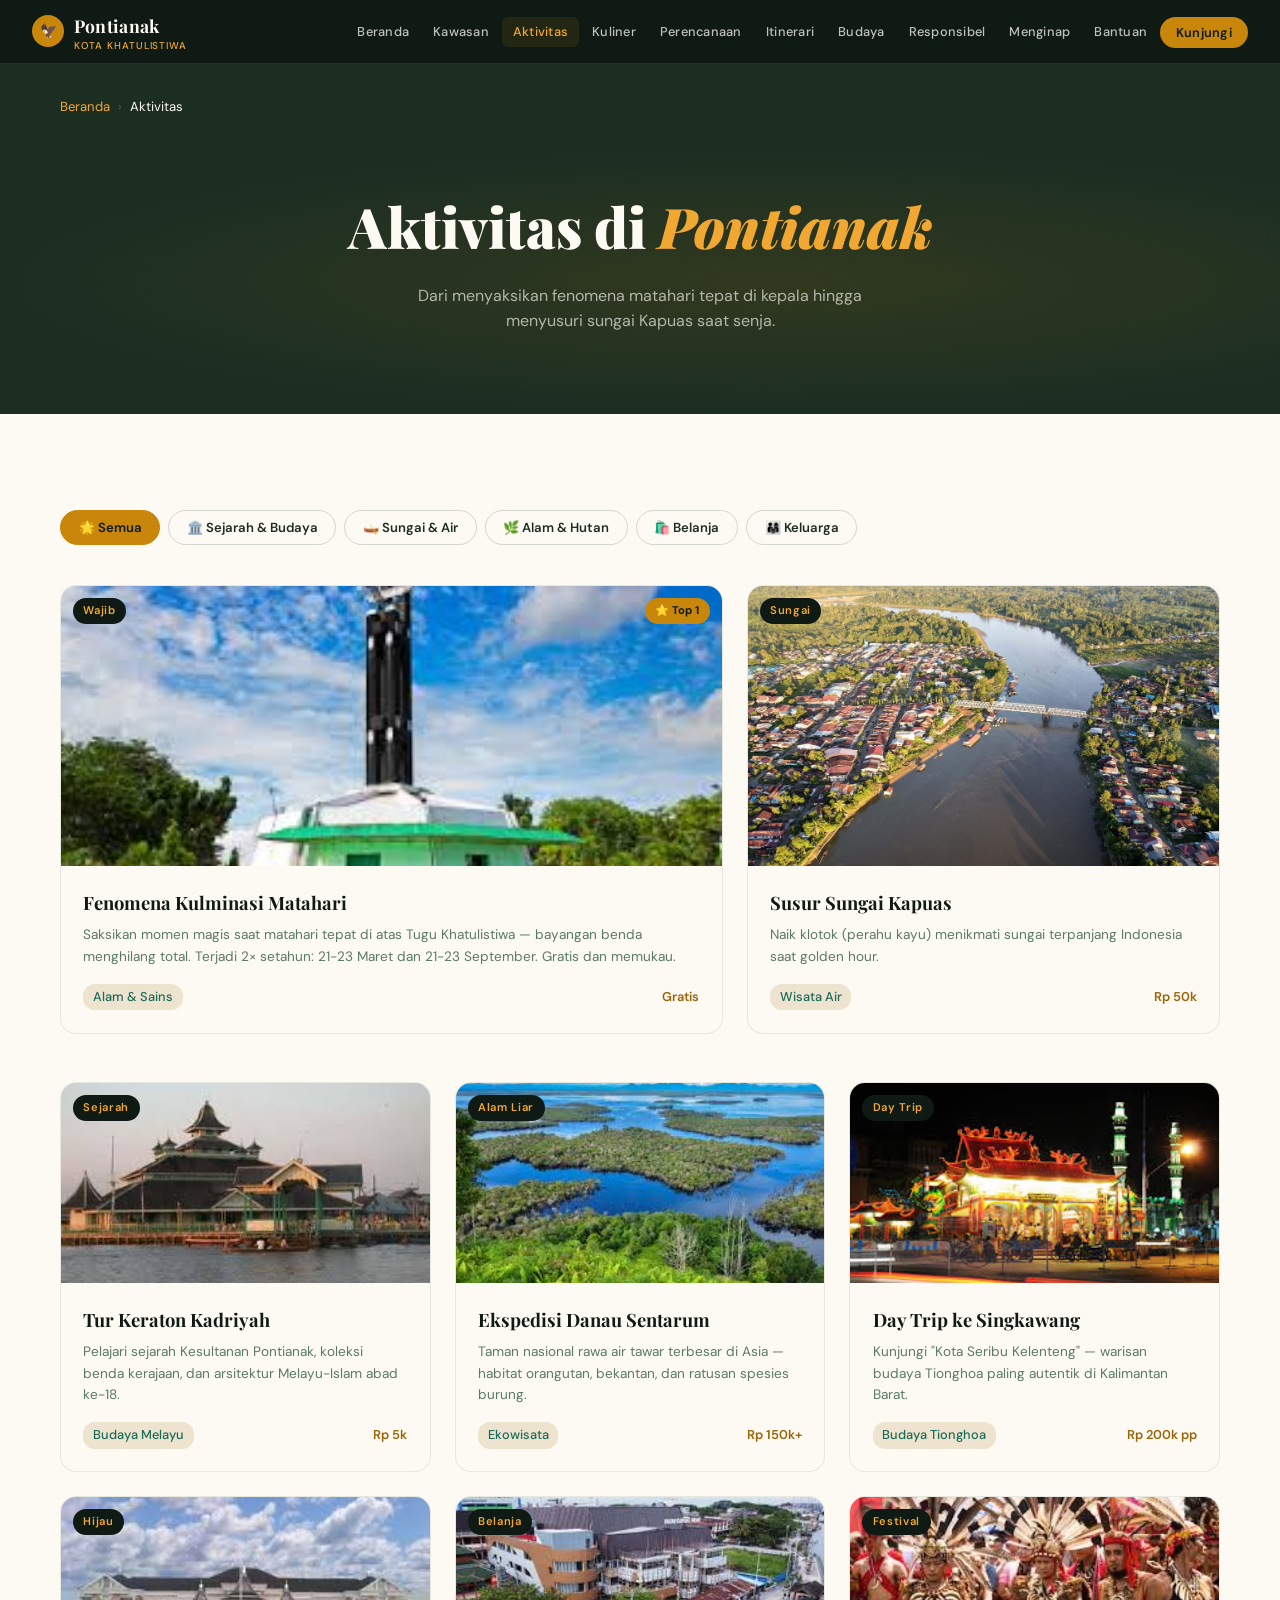
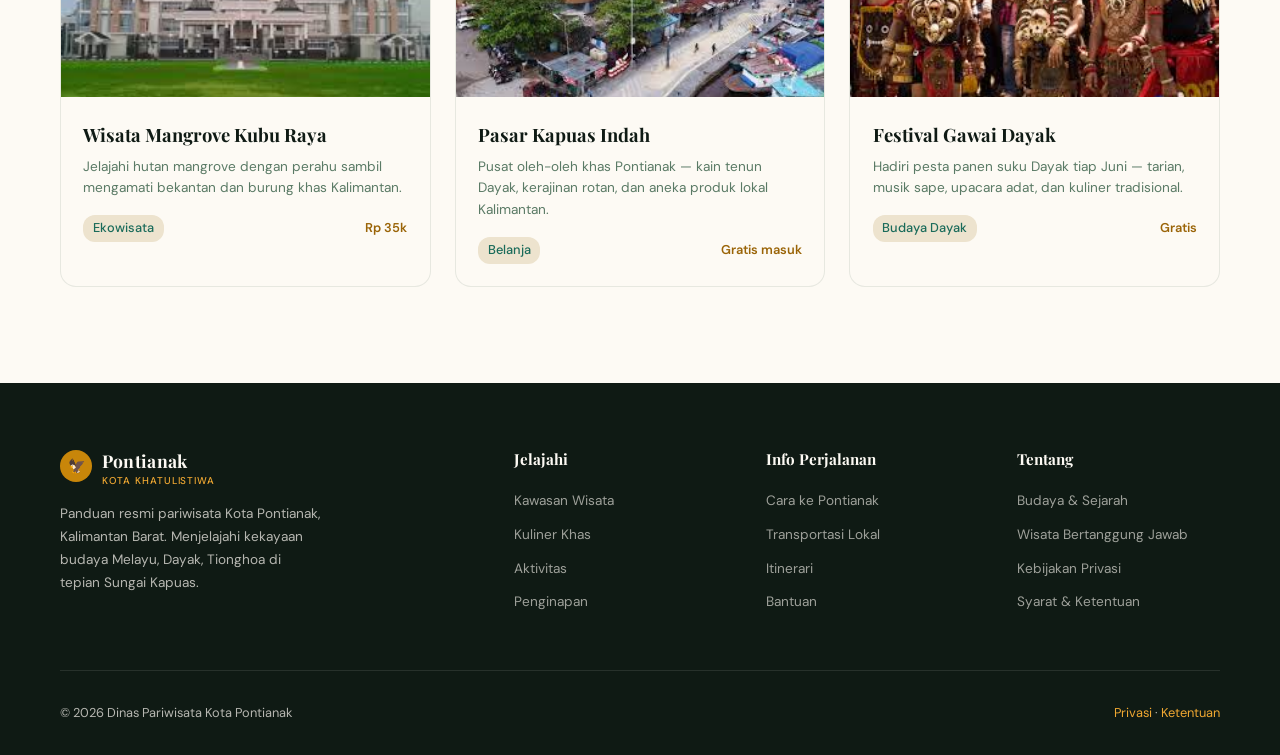
<file: activities.html>
<!DOCTYPE html>
<html lang="id">
<head>
  <meta charset="UTF-8">
  <meta name="viewport" content="width=device-width, initial-scale=1.0">
  <title>Aktivitas di Pontianak</title>
  <link rel="stylesheet" href="css/style.css">
  <style>
    .activities-hero-bg {
      background-image: url('https://upload.wikimedia.org/wikipedia/commons/thumb/b/b1/Kapuas_River_from_Kapuas_Kecil_junction%2C_Pontianak%2C_2019.jpg/1280px-Kapuas_River_from_Kapuas_Kecil_junction%2C_Pontianak%2C_2019.jpg');
      background-size: cover;
      background-position: center;
      height: 340px;
      position: relative;
      display: flex;
      align-items: flex-end;
      overflow: hidden;
    }
    .activities-hero-bg::after {
      content: '';
      position: absolute;
      inset: 0;
      background: linear-gradient(to top, var(--dark2) 0%, transparent 60%);
    }
    .cat-tabs {
      display: flex;
      gap: 0.5rem;
      flex-wrap: wrap;
      margin-bottom: 2.5rem;
    }
    .cat-tab {
      padding: 0.5rem 1.1rem;
      border-radius: 20px;
      border: 1.5px solid rgba(46,74,56,0.2);
      background: transparent;
      font-size: 0.82rem;
      font-weight: 600;
      cursor: pointer;
      transition: all 0.2s;
      font-family: var(--font-body);
      color: var(--text);
      display: flex;
      align-items: center;
      gap: 0.4rem;
    }
    .cat-tab:hover, .cat-tab.active {
      background: var(--primary);
      border-color: var(--primary);
      color: var(--dark);
    }
    .activity-featured {
      display: grid;
      grid-template-columns: 1.4fr 1fr;
      gap: 1.5rem;
      margin-bottom: 1.5rem;
    }
    .activity-featured .card-img { height: 280px; }
    .activity-big .card-img { height: 280px; }
    .activity-badge-must {
      position: absolute;
      top: 12px; right: 12px;
      background: var(--primary);
      color: var(--dark);
      font-size: 0.7rem;
      font-weight: 700;
      padding: 0.25rem 0.65rem;
      border-radius: 20px;
    }
    @media(max-width:700px) {
      .activity-featured { grid-template-columns: 1fr; }
    }
  </style>
</head>
<body>
  <div class="breadcrumb">
    <div class="container">
      <a href="index.html">Beranda</a>
      <span class="sep">›</span>
      <span class="current">Aktivitas</span>
    </div>
  </div>

  <div class="page-hero">
    <div class="container">
      <h1>Aktivitas di <em>Pontianak</em></h1>
      <p>Dari menyaksikan fenomena matahari tepat di kepala hingga menyusuri sungai Kapuas saat senja.</p>
    </div>
  </div>

  <section class="section">
    <div class="container">
      <div class="cat-tabs">
        <button class="cat-tab active">🌟 Semua</button>
        <button class="cat-tab">🏛️ Sejarah & Budaya</button>
        <button class="cat-tab">🛶 Sungai & Air</button>
        <button class="cat-tab">🌿 Alam & Hutan</button>
        <button class="cat-tab">🛍️ Belanja</button>
        <button class="cat-tab">👨‍👩‍👧 Keluarga</button>
      </div>

      <!-- Featured activities -->
      <div class="activity-featured">
        <div class="card activity-big">
          <div class="card-img">
            <img src="assets/images/tugu.jpeg" alt="Tugu Khatulistiwa">
            <span class="card-badge">Wajib</span>
            <span class="activity-badge-must">⭐ Top 1</span>
          </div>
          <div class="card-body">
            <h3>Fenomena Kulminasi Matahari</h3>
            <p>Saksikan momen magis saat matahari tepat di atas Tugu Khatulistiwa — bayangan benda menghilang total. Terjadi 2× setahun: 21-23 Maret dan 21-23 September. Gratis dan memukau.</p>
            <div class="card-meta"><span class="tag">Alam & Sains</span><span class="price">Gratis</span></div>
          </div>
        </div>
        <div class="card">
          <div class="card-img">
            <img src="assets/images/kapuas.jpeg" alt="Sungai Kapuas">
            <span class="card-badge">Sungai</span>
          </div>
          <div class="card-body">
            <h3>Susur Sungai Kapuas</h3>
            <p>Naik klotok (perahu kayu) menikmati sungai terpanjang Indonesia saat golden hour.</p>
            <div class="card-meta"><span class="tag">Wisata Air</span><span class="price">Rp 50k</span></div>
          </div>
        </div>
      </div>

      <div class="cards-grid">
        <div class="card">
          <div class="card-img">
            <img src="assets/images/Keraton Kadriyah & Masjid Jami.jpeg" alt="Keraton">
            <span class="card-badge">Sejarah</span>
          </div>
          <div class="card-body">
            <h3>Tur Keraton Kadriyah</h3>
            <p>Pelajari sejarah Kesultanan Pontianak, koleksi benda kerajaan, dan arsitektur Melayu-Islam abad ke-18.</p>
            <div class="card-meta"><span class="tag">Budaya Melayu</span><span class="price">Rp 5k</span></div>
          </div>
        </div>
        <div class="card">
          <div class="card-img">
            <img src="assets/images/sentarum.jpeg" alt="Danau Sentarum">
            <span class="card-badge">Alam Liar</span>
          </div>
          <div class="card-body">
            <h3>Ekspedisi Danau Sentarum</h3>
            <p>Taman nasional rawa air tawar terbesar di Asia — habitat orangutan, bekantan, dan ratusan spesies burung.</p>
            <div class="card-meta"><span class="tag">Ekowisata</span><span class="price">Rp 150k+</span></div>
          </div>
        </div>
        <div class="card">
          <div class="card-img">
            <img src="assets/images/singkawang.jpeg" alt="Singkawang">
            <span class="card-badge">Day Trip</span>
          </div>
          <div class="card-body">
            <h3>Day Trip ke Singkawang</h3>
            <p>Kunjungi "Kota Seribu Kelenteng" — warisan budaya Tionghoa paling autentik di Kalimantan Barat.</p>
            <div class="card-meta"><span class="tag">Budaya Tionghoa</span><span class="price">Rp 200k pp</span></div>
          </div>
        </div>
        <div class="card">
          <div class="card-img">
            <img src="assets/images/kubu.jpeg" alt="Mangrove">
            <span class="card-badge">Hijau</span>
          </div>
          <div class="card-body">
            <h3>Wisata Mangrove Kubu Raya</h3>
            <p>Jelajahi hutan mangrove dengan perahu sambil mengamati bekantan dan burung khas Kalimantan.</p>
            <div class="card-meta"><span class="tag">Ekowisata</span><span class="price">Rp 35k</span></div>
          </div>
        </div>
        <div class="card">
          <div class="card-img">
            <img src="assets/images/pasar.jpeg" alt="Pasar Kapuas Indah">
            <span class="card-badge">Belanja</span>
          </div>
          <div class="card-body">
            <h3>Pasar Kapuas Indah</h3>
            <p>Pusat oleh-oleh khas Pontianak — kain tenun Dayak, kerajinan rotan, dan aneka produk lokal Kalimantan.</p>
            <div class="card-meta"><span class="tag">Belanja</span><span class="price">Gratis masuk</span></div>
          </div>
        </div>
        <div class="card">
          <div class="card-img">
            <img src="assets/images/dayak.jpeg" alt="Festival Gawai">
            <span class="card-badge">Festival</span>
          </div>
          <div class="card-body">
            <h3>Festival Gawai Dayak</h3>
            <p>Hadiri pesta panen suku Dayak tiap Juni — tarian, musik sape, upacara adat, dan kuliner tradisional.</p>
            <div class="card-meta"><span class="tag">Budaya Dayak</span><span class="price">Gratis</span></div>
          </div>
        </div>
      </div>
    </div>
  </section>

  <script src="js/layout.js"></script>
  <script>
    document.querySelectorAll('.cat-tab').forEach(btn => {
      btn.addEventListener('click', () => {
        document.querySelectorAll('.cat-tab').forEach(b => b.classList.remove('active'));
        btn.classList.add('active');
      });
    });
  </script>
</body>
</html>
</file>
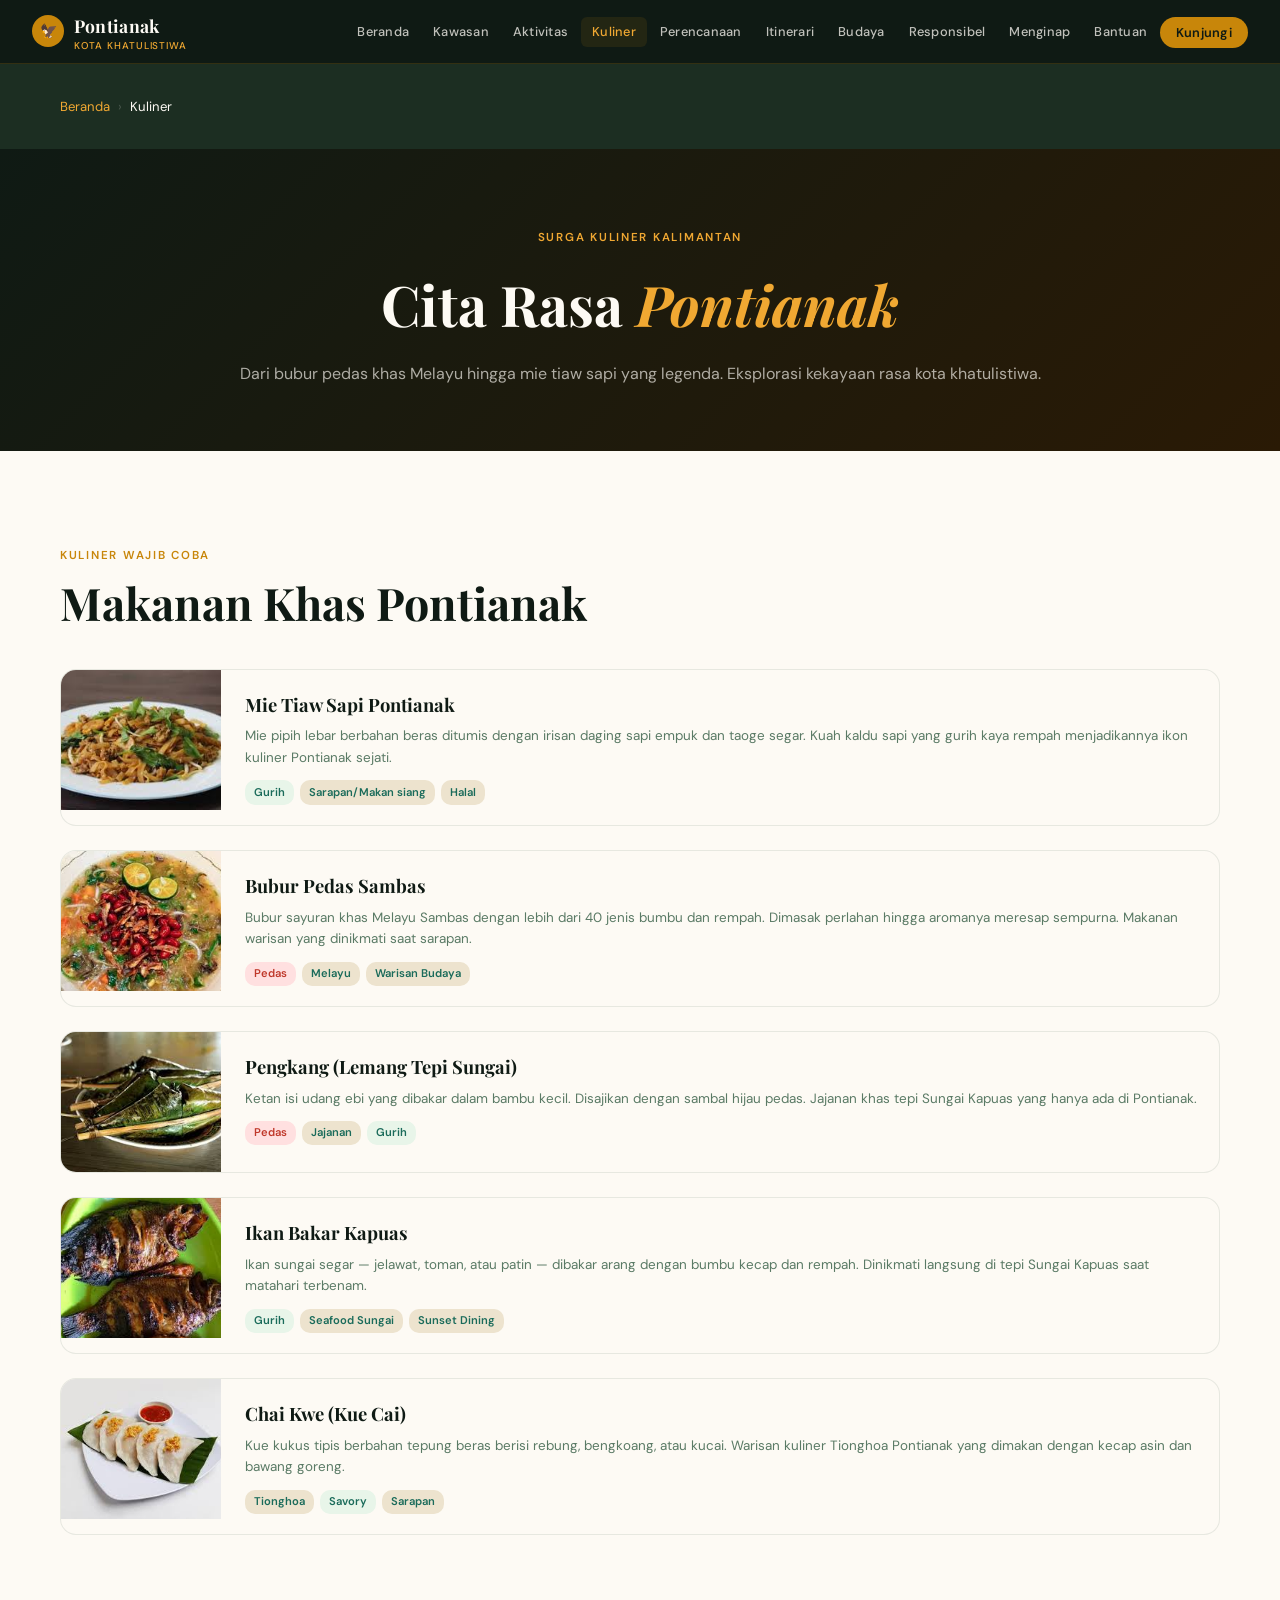
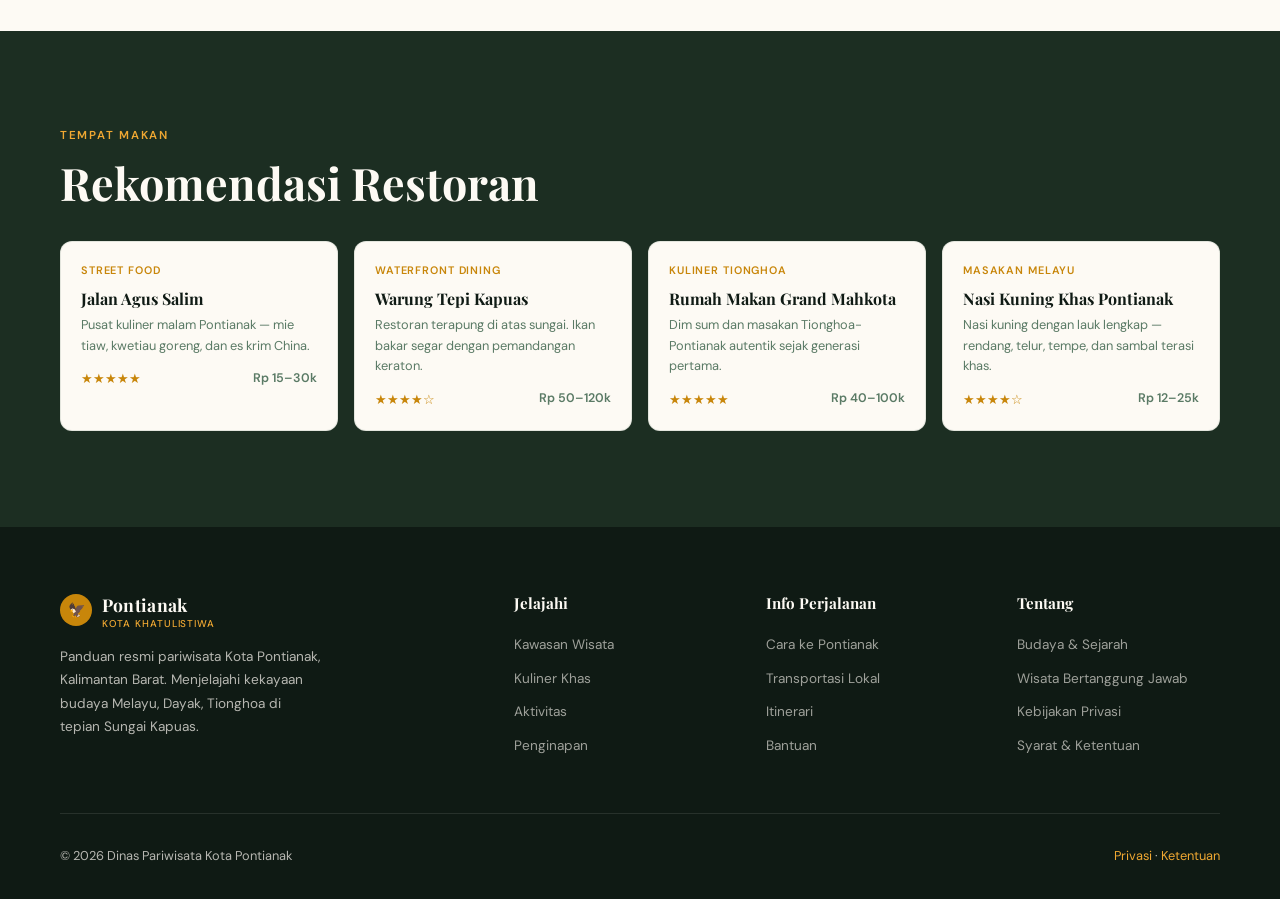
<file: culinary.html>
<!DOCTYPE html>
<html lang="id">
<head>
  <meta charset="UTF-8">
  <meta name="viewport" content="width=device-width, initial-scale=1.0">
  <title>Kuliner Pontianak</title>
  <link rel="stylesheet" href="css/style.css">
  <style>
    .food-hero { background: linear-gradient(135deg, var(--dark) 0%, #2a1a05 100%); padding: 5rem 2rem 4rem; text-align: center; }
    .food-hero h1 { font-family: var(--font-display); font-size: clamp(2.2rem,5vw,3.5rem); color: var(--white); margin-bottom: 0.75rem; }
    .food-hero h1 em { color: var(--primary-light); font-style: italic; }
    .food-hero p { color: rgba(253,250,244,0.65); }

    .food-list { display: flex; flex-direction: column; gap: 1.5rem; margin-top: 2.5rem; }
    .food-item {
      display: flex;
      gap: 1.5rem;
      background: var(--white);
      border: 1px solid rgba(46,74,56,0.1);
      border-radius: 16px;
      overflow: hidden;
      transition: all 0.3s;
    }
    .food-item:hover { box-shadow: 0 12px 36px rgba(15,26,20,0.1); transform: translateX(4px); }
    .food-item img { width: 160px; height: 140px; object-fit: cover; flex-shrink: 0; }
    .food-info { padding: 1.25rem 1.25rem 1.25rem 0; }
    .food-info h3 { font-family: var(--font-display); font-size: 1.15rem; color: var(--dark); margin-bottom: 0.4rem; }
    .food-info p { font-size: 0.84rem; color: var(--text-muted); margin-bottom: 0.75rem; }
    .food-tags { display: flex; gap: 0.4rem; flex-wrap: wrap; }
    .food-tag {
      font-size: 0.7rem;
      font-weight: 600;
      padding: 0.2rem 0.55rem;
      border-radius: 10px;
      background: var(--light2);
      color: var(--accent);
    }
    .food-tag.spicy { background: #ffe0e0; color: #c0392b; }
    .food-tag.sweet { background: #fff3e0; color: #e67e22; }
    .food-tag.savory { background: #e8f5e9; color: var(--accent); }

    .resto-grid { display: grid; grid-template-columns: repeat(auto-fill, minmax(240px, 1fr)); gap: 1rem; margin-top: 2rem; }
    .resto-card {
      border: 1px solid rgba(46,74,56,0.12);
      border-radius: 12px;
      padding: 1.25rem;
      background: var(--white);
      transition: all 0.25s;
    }
    .resto-card:hover { box-shadow: 0 8px 24px rgba(15,26,20,0.08); border-color: rgba(200,134,10,0.3); }
    .resto-card .resto-type { font-size: 0.68rem; font-weight: 600; color: var(--primary); text-transform: uppercase; letter-spacing: 0.08em; margin-bottom: 0.4rem; }
    .resto-card h4 { font-family: var(--font-display); font-size: 1rem; color: var(--dark); margin-bottom: 0.25rem; }
    .resto-card p { font-size: 0.8rem; color: var(--text-muted); }
    .stars { color: var(--primary); font-size: 0.82rem; }
    .price-range { font-size: 0.78rem; font-weight: 600; color: var(--text-muted); }

    @media (max-width: 600px) {
      .food-item { flex-direction: column; }
      .food-item img { width: 100%; height: 180px; }
      .food-info { padding: 1.25rem; }
    }
  </style>
</head>
<body>
  <div class="breadcrumb">
    <div class="container">
      <a href="index.html">Beranda</a>
      <span class="sep">›</span>
      <span class="current">Kuliner</span>
    </div>
  </div>
  <div class="food-hero">
    <div class="container">
      <div class="section-label" style="color:var(--primary-light);text-align:center;margin-bottom:0.75rem">Surga Kuliner Kalimantan</div>
      <h1>Cita Rasa <em>Pontianak</em></h1>
      <p>Dari bubur pedas khas Melayu hingga mie tiaw sapi yang legenda. Eksplorasi kekayaan rasa kota khatulistiwa.</p>
    </div>
  </div>

  <section class="section">
    <div class="container">
      <div class="section-label">Kuliner Wajib Coba</div>
      <h2 class="section-title">Makanan Khas Pontianak</h2>

      <div class="food-list">
        <div class="food-item reveal">
          <img src="assets/images/tiaw.jpeg" alt="Mie Tiaw Sapi">
          <div class="food-info">
            <h3>Mie Tiaw Sapi Pontianak</h3>
            <p>Mie pipih lebar berbahan beras ditumis dengan irisan daging sapi empuk dan taoge segar. Kuah kaldu sapi yang gurih kaya rempah menjadikannya ikon kuliner Pontianak sejati.</p>
            <div class="food-tags">
              <span class="food-tag savory">Gurih</span>
              <span class="food-tag">Sarapan/Makan siang</span>
              <span class="food-tag">Halal</span>
            </div>
          </div>
        </div>
        <div class="food-item reveal">
          <img src="assets/images/bubur.jpeg" alt="Bubur Pedas">
          <div class="food-info">
            <h3>Bubur Pedas Sambas</h3>
            <p>Bubur sayuran khas Melayu Sambas dengan lebih dari 40 jenis bumbu dan rempah. Dimasak perlahan hingga aromanya meresap sempurna. Makanan warisan yang dinikmati saat sarapan.</p>
            <div class="food-tags">
              <span class="food-tag spicy">Pedas</span>
              <span class="food-tag">Melayu</span>
              <span class="food-tag">Warisan Budaya</span>
            </div>
          </div>
        </div>
        <div class="food-item reveal">
          <img src="assets/images/pengkang.jpeg" alt="Pengkang">
          <div class="food-info">
            <h3>Pengkang (Lemang Tepi Sungai)</h3>
            <p>Ketan isi udang ebi yang dibakar dalam bambu kecil. Disajikan dengan sambal hijau pedas. Jajanan khas tepi Sungai Kapuas yang hanya ada di Pontianak.</p>
            <div class="food-tags">
              <span class="food-tag spicy">Pedas</span>
              <span class="food-tag">Jajanan</span>
              <span class="food-tag savory">Gurih</span>
            </div>
          </div>
        </div>
        <div class="food-item reveal">
          <img src="assets/images/ikan.jpeg" alt="Ikan Bakar Sungai">
          <div class="food-info">
            <h3>Ikan Bakar Kapuas</h3>
            <p>Ikan sungai segar — jelawat, toman, atau patin — dibakar arang dengan bumbu kecap dan rempah. Dinikmati langsung di tepi Sungai Kapuas saat matahari terbenam.</p>
            <div class="food-tags">
              <span class="food-tag savory">Gurih</span>
              <span class="food-tag">Seafood Sungai</span>
              <span class="food-tag">Sunset Dining</span>
            </div>
          </div>
        </div>
        <div class="food-item reveal">
          <img src="assets/images/chai kwe.jpeg" alt="Chai Kwe">
          <div class="food-info">
            <h3>Chai Kwe (Kue Cai)</h3>
            <p>Kue kukus tipis berbahan tepung beras berisi rebung, bengkoang, atau kucai. Warisan kuliner Tionghoa Pontianak yang dimakan dengan kecap asin dan bawang goreng.</p>
            <div class="food-tags">
              <span class="food-tag">Tionghoa</span>
              <span class="food-tag savory">Savory</span>
              <span class="food-tag">Sarapan</span>
            </div>
          </div>
        </div>
      </div>
    </div>
  </section>

  <!-- Restaurants -->
  <section class="section section-dark">
    <div class="container">
      <div class="section-label" style="color:var(--primary-light)">Tempat Makan</div>
      <h2 class="section-title">Rekomendasi Restoran</h2>
      <div class="resto-grid">
        <div class="resto-card reveal">
          <div class="resto-type">Street Food</div>
          <h4>Jalan Agus Salim</h4>
          <p>Pusat kuliner malam Pontianak — mie tiaw, kwetiau goreng, dan es krim China.</p>
          <div style="display:flex;justify-content:space-between;margin-top:0.75rem;align-items:center">
            <span class="stars">★★★★★</span>
            <span class="price-range">Rp 15–30k</span>
          </div>
        </div>
        <div class="resto-card reveal">
          <div class="resto-type">Waterfront Dining</div>
          <h4>Warung Tepi Kapuas</h4>
          <p>Restoran terapung di atas sungai. Ikan bakar segar dengan pemandangan keraton.</p>
          <div style="display:flex;justify-content:space-between;margin-top:0.75rem;align-items:center">
            <span class="stars">★★★★☆</span>
            <span class="price-range">Rp 50–120k</span>
          </div>
        </div>
        <div class="resto-card reveal">
          <div class="resto-type">Kuliner Tionghoa</div>
          <h4>Rumah Makan Grand Mahkota</h4>
          <p>Dim sum dan masakan Tionghoa-Pontianak autentik sejak generasi pertama.</p>
          <div style="display:flex;justify-content:space-between;margin-top:0.75rem;align-items:center">
            <span class="stars">★★★★★</span>
            <span class="price-range">Rp 40–100k</span>
          </div>
        </div>
        <div class="resto-card reveal">
          <div class="resto-type">Masakan Melayu</div>
          <h4>Nasi Kuning Khas Pontianak</h4>
          <p>Nasi kuning dengan lauk lengkap — rendang, telur, tempe, dan sambal terasi khas.</p>
          <div style="display:flex;justify-content:space-between;margin-top:0.75rem;align-items:center">
            <span class="stars">★★★★☆</span>
            <span class="price-range">Rp 12–25k</span>
          </div>
        </div>
      </div>
    </div>
  </section>

  <script src="js/layout.js"></script>
</body>
</html>
</file>
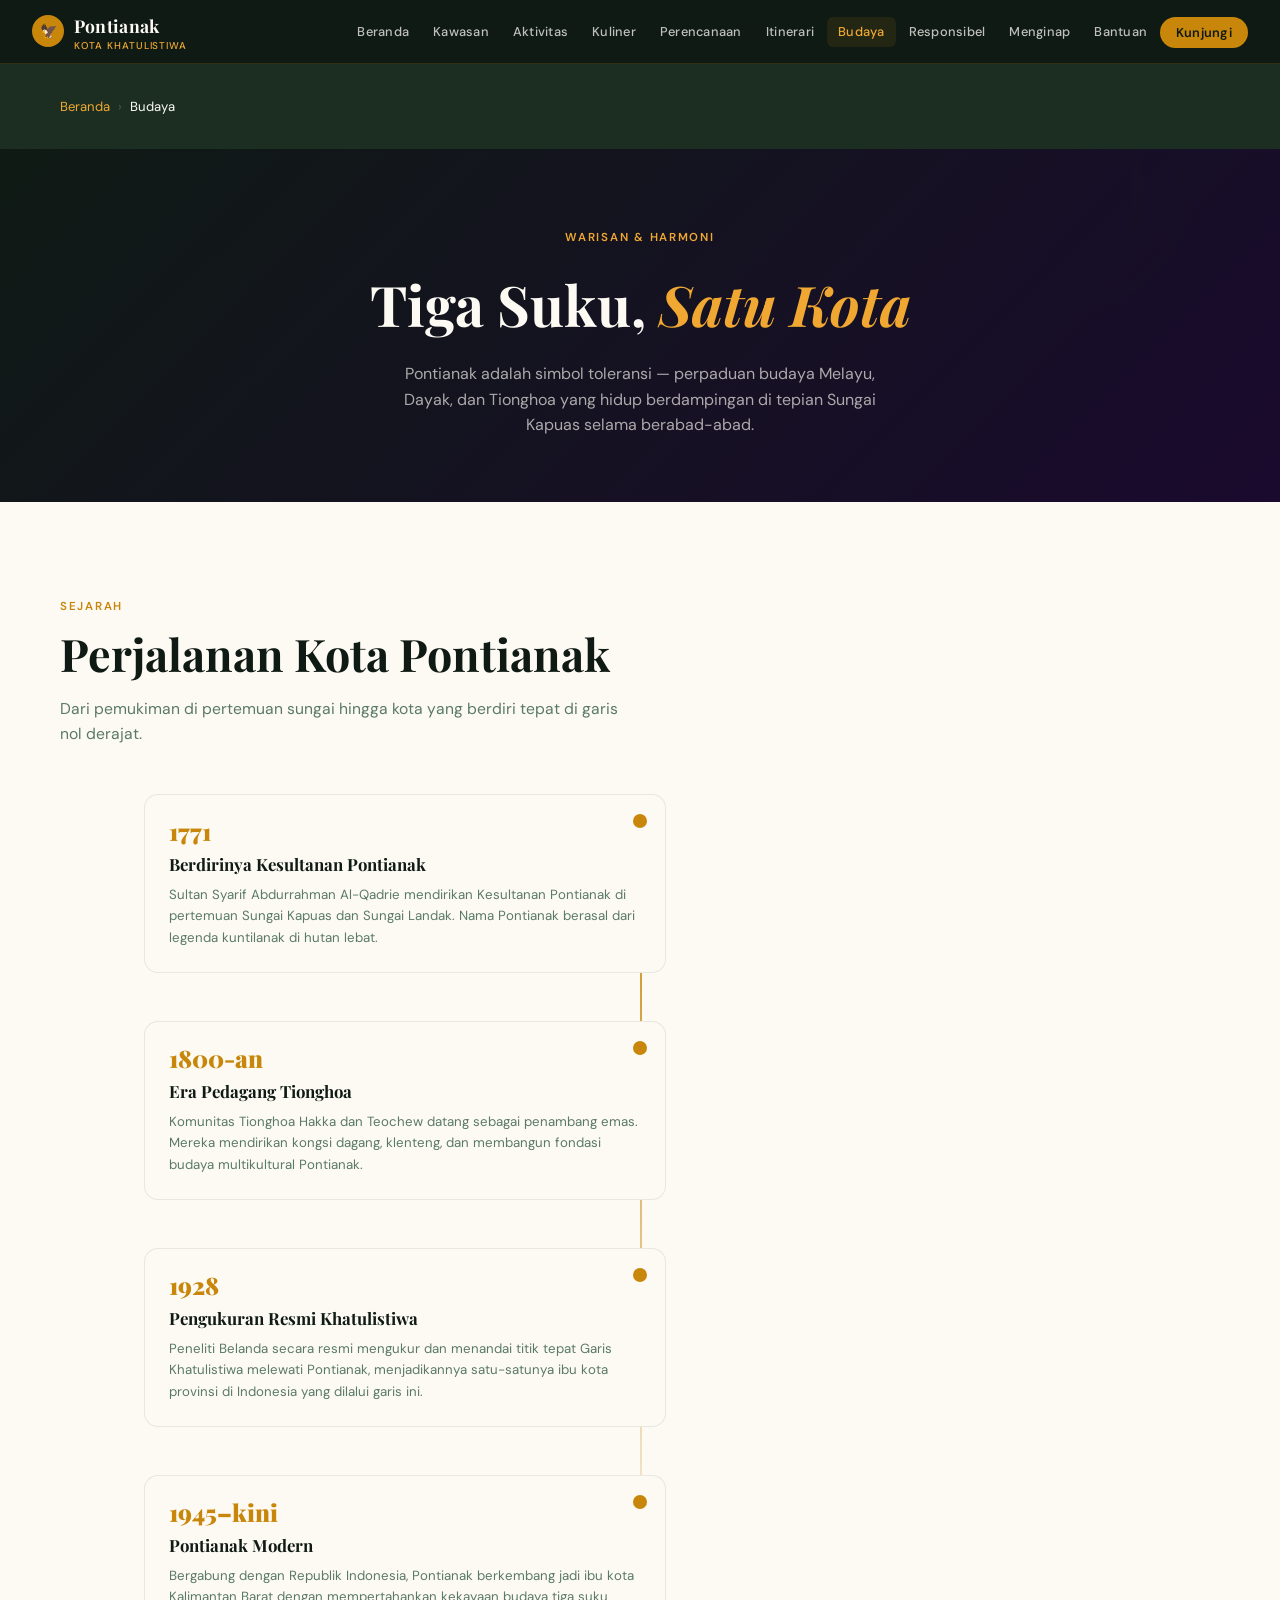
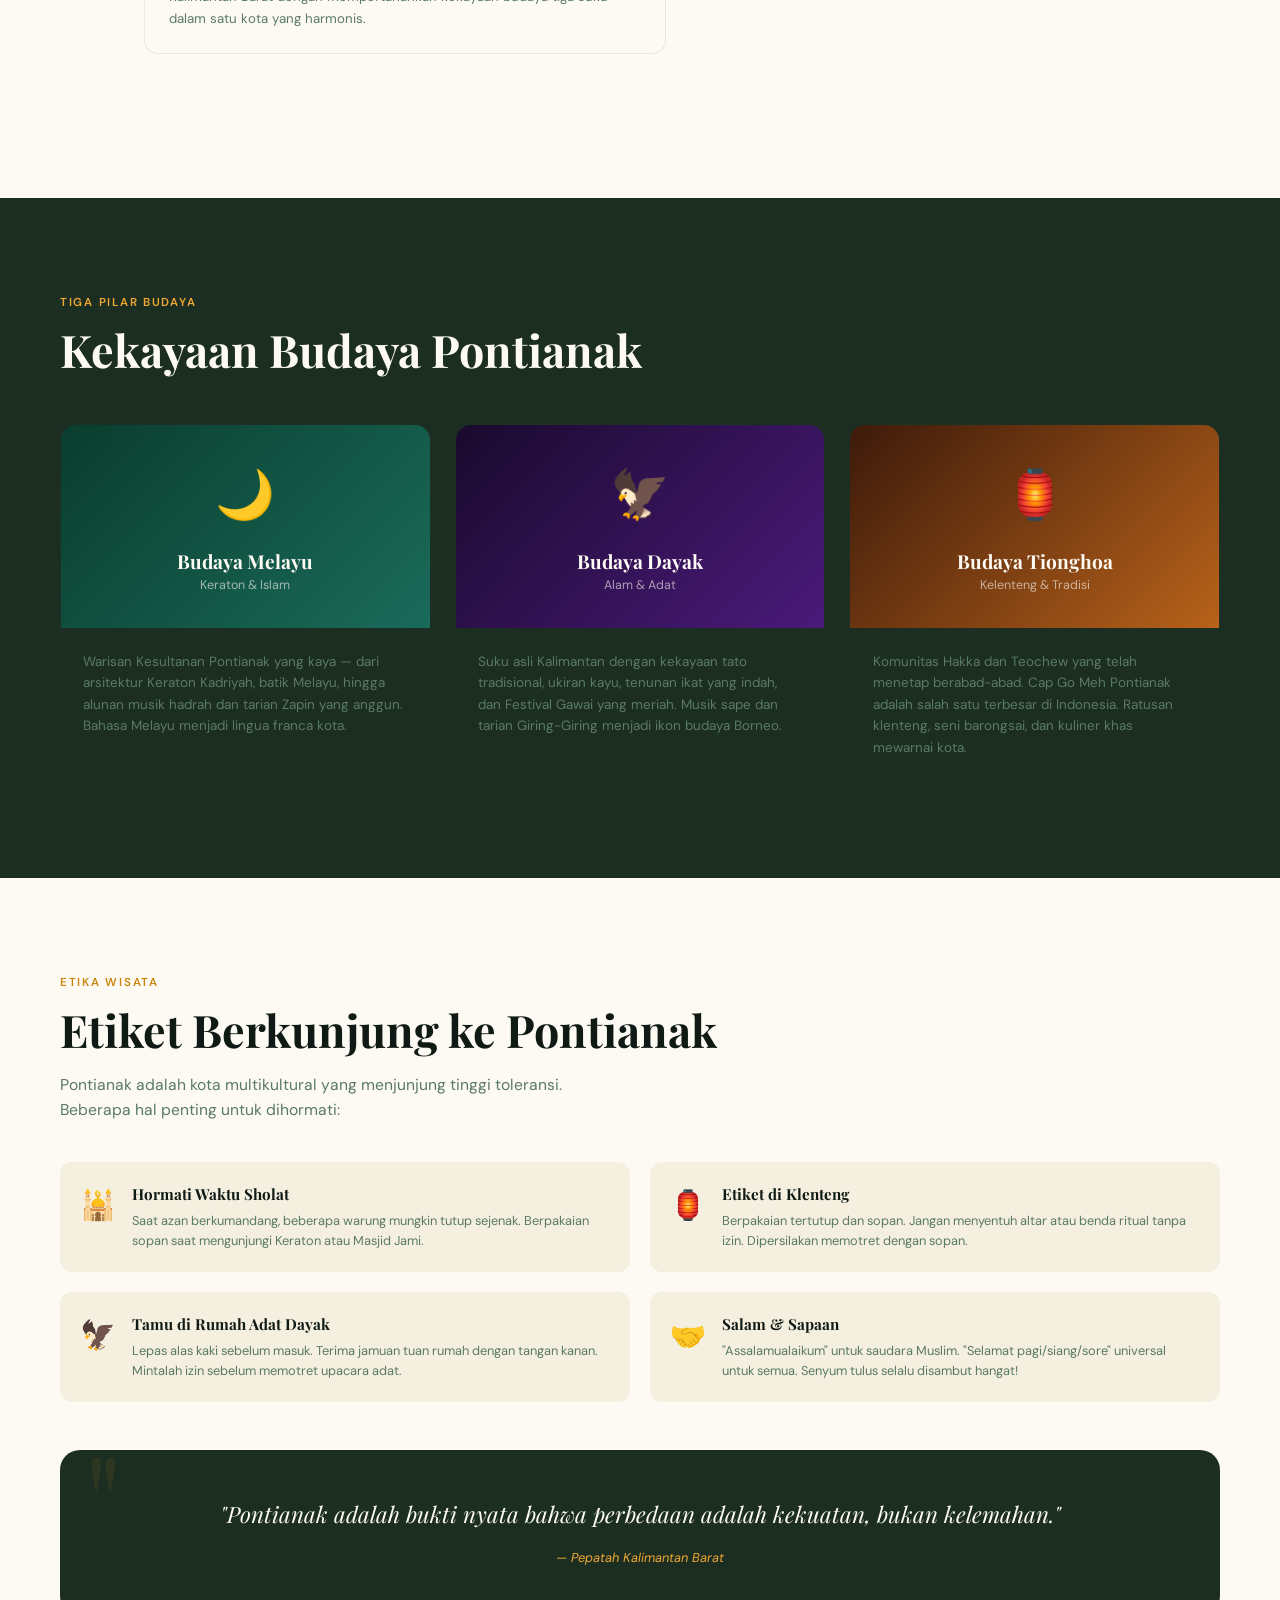
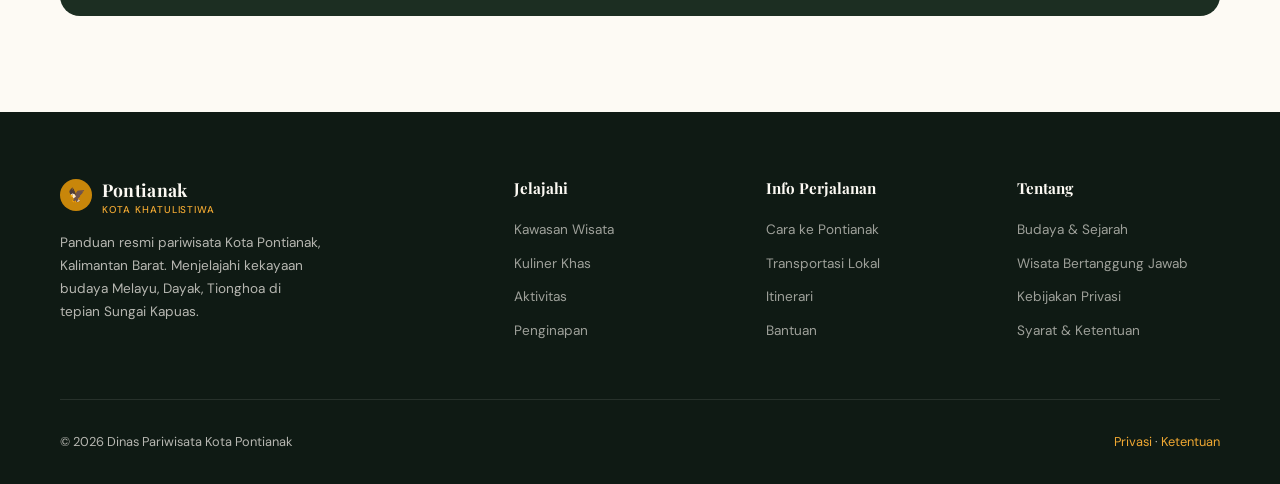
<file: culture.html>
<!DOCTYPE html>
<html lang="id">
<head>
  <meta charset="UTF-8">
  <meta name="viewport" content="width=device-width, initial-scale=1.0">
  <title>Budaya & Sejarah Pontianak</title>
  <link rel="stylesheet" href="css/style.css">
  <style>
    .culture-hero {
      background: linear-gradient(135deg, var(--dark) 0%, #1a0a2e 100%);
      padding: 5rem 2rem 4rem;
      text-align: center;
      position: relative;
      overflow: hidden;
    }
    .culture-hero::before {
      content: '☽';
      position: absolute;
      font-size: 20rem;
      opacity: 0.03;
      right: 5%;
      top: -30%;
      line-height: 1;
    }
    .culture-hero h1 { font-family: var(--font-display); font-size: clamp(2.2rem,5vw,3.5rem); color: var(--white); margin-bottom: 0.75rem; }
    .culture-hero h1 em { color: var(--primary-light); font-style: italic; }
    .culture-hero p { color: rgba(253,250,244,0.65); max-width: 500px; margin: 0 auto; }

    .history-timeline { position: relative; margin-top: 3rem; }
    .history-timeline::before { content: ''; position: absolute; left: 50%; top: 0; bottom: 0; width: 2px; background: linear-gradient(to bottom, var(--primary), transparent); }
    .ht-item {
      display: flex;
      gap: 2rem;
      margin-bottom: 3rem;
      position: relative;
    }
    .ht-item:nth-child(even) { flex-direction: row-reverse; }
    .ht-item::before {
      content: '';
      position: absolute;
      left: 50%;
      top: 20px;
      width: 14px; height: 14px;
      background: var(--primary);
      border-radius: 50%;
      transform: translateX(-50%);
      z-index: 1;
    }
    .ht-content {
      width: 45%;
      background: var(--white);
      border: 1px solid rgba(46,74,56,0.1);
      border-radius: 14px;
      padding: 1.5rem;
    }
    .ht-item:nth-child(odd) .ht-content { margin-left: auto; }
    .ht-content .year { font-family: var(--font-display); font-size: 1.5rem; font-weight: 900; color: var(--primary); line-height: 1; margin-bottom: 0.5rem; }
    .ht-content h3 { font-family: var(--font-display); font-size: 1.05rem; color: var(--dark); margin-bottom: 0.4rem; }
    .ht-content p { font-size: 0.83rem; color: var(--text-muted); }
    .ht-spacer { width: 45%; }

    .culture-trio {
      display: grid;
      grid-template-columns: repeat(3, 1fr);
      gap: 1.5rem;
      margin-top: 3rem;
    }
    .culture-card {
      border-radius: 16px;
      overflow: hidden;
      border: 1px solid rgba(46,74,56,0.1);
      transition: all 0.3s;
    }
    .culture-card:hover { transform: translateY(-4px); box-shadow: 0 16px 40px rgba(15,26,20,0.12); }
    .culture-card .cc-header {
      padding: 2rem;
      text-align: center;
    }
    .culture-card:nth-child(1) .cc-header { background: linear-gradient(135deg, #0a3d2e, #1a6b5a); }
    .culture-card:nth-child(2) .cc-header { background: linear-gradient(135deg, #1a0a2e, #4a1a7a); }
    .culture-card:nth-child(3) .cc-header { background: linear-gradient(135deg, #3d1a0a, #b8621a); }
    .culture-card .cc-emoji { font-size: 3rem; margin-bottom: 0.75rem; }
    .culture-card .cc-title { font-family: var(--font-display); color: var(--white); font-size: 1.2rem; font-weight: 700; }
    .culture-card .cc-sub { color: rgba(253,250,244,0.6); font-size: 0.78rem; }
    .culture-card .cc-body { padding: 1.4rem; }
    .culture-card .cc-body p { font-size: 0.84rem; color: var(--text-muted); }

    .etiquette-grid { display: grid; grid-template-columns: repeat(2, 1fr); gap: 1.25rem; margin-top: 2.5rem; }
    .eq-item {
      display: flex;
      gap: 1rem;
      background: var(--light);
      border-radius: 12px;
      padding: 1.25rem;
    }
    .eq-icon { font-size: 1.8rem; flex-shrink: 0; }
    .eq-item h4 { font-family: var(--font-display); font-size: 0.95rem; color: var(--dark); margin-bottom: 0.3rem; }
    .eq-item p { font-size: 0.8rem; color: var(--text-muted); }

    .quote-block {
      background: var(--dark2);
      border-radius: 20px;
      padding: 3rem;
      text-align: center;
      margin-top: 3rem;
      position: relative;
    }
    .quote-block::before { content: '"'; font-family: var(--font-display); font-size: 8rem; color: rgba(200,134,10,0.1); position: absolute; top: -1rem; left: 1.5rem; line-height: 1; }
    .quote-block blockquote { font-family: var(--font-display); font-size: 1.4rem; color: var(--white); font-style: italic; line-height: 1.5; }
    .quote-block cite { display: block; margin-top: 1rem; font-size: 0.8rem; color: var(--primary-light); }

    @media (max-width: 900px) {
      .history-timeline::before { left: 20px; }
      .ht-item, .ht-item:nth-child(even) { flex-direction: column; }
      .ht-item::before { left: 20px; }
      .ht-content, .ht-item:nth-child(odd) .ht-content { width: 100%; margin-left: 3rem; }
      .ht-spacer { display: none; }
      .culture-trio { grid-template-columns: 1fr; }
      .etiquette-grid { grid-template-columns: 1fr; }
    }
  </style>
</head>
<body>
  <div class="breadcrumb">
    <div class="container">
      <a href="index.html">Beranda</a>
      <span class="sep">›</span>
      <span class="current">Budaya</span>
    </div>
  </div>
  <div class="culture-hero">
    <div class="section-label" style="color:var(--primary-light)">Warisan & Harmoni</div>
    <h1>Tiga Suku, <em>Satu Kota</em></h1>
    <p>Pontianak adalah simbol toleransi — perpaduan budaya Melayu, Dayak, dan Tionghoa yang hidup berdampingan di tepian Sungai Kapuas selama berabad-abad.</p>
  </div>

  <!-- History -->
  <section class="section">
    <div class="container">
      <div class="section-label">Sejarah</div>
      <h2 class="section-title">Perjalanan Kota Pontianak</h2>
      <p class="section-sub">Dari pemukiman di pertemuan sungai hingga kota yang berdiri tepat di garis nol derajat.</p>
      <div class="history-timeline">
        <div class="ht-item reveal">
          <div class="ht-content">
            <div class="year">1771</div>
            <h3>Berdirinya Kesultanan Pontianak</h3>
            <p>Sultan Syarif Abdurrahman Al-Qadrie mendirikan Kesultanan Pontianak di pertemuan Sungai Kapuas dan Sungai Landak. Nama Pontianak berasal dari legenda kuntilanak di hutan lebat.</p>
          </div>
          <div class="ht-spacer"></div>
        </div>
        <div class="ht-item reveal">
          <div class="ht-spacer"></div>
          <div class="ht-content">
            <div class="year">1800-an</div>
            <h3>Era Pedagang Tionghoa</h3>
            <p>Komunitas Tionghoa Hakka dan Teochew datang sebagai penambang emas. Mereka mendirikan kongsi dagang, klenteng, dan membangun fondasi budaya multikultural Pontianak.</p>
          </div>
        </div>
        <div class="ht-item reveal">
          <div class="ht-content">
            <div class="year">1928</div>
            <h3>Pengukuran Resmi Khatulistiwa</h3>
            <p>Peneliti Belanda secara resmi mengukur dan menandai titik tepat Garis Khatulistiwa melewati Pontianak, menjadikannya satu-satunya ibu kota provinsi di Indonesia yang dilalui garis ini.</p>
          </div>
          <div class="ht-spacer"></div>
        </div>
        <div class="ht-item reveal">
          <div class="ht-spacer"></div>
          <div class="ht-content">
            <div class="year">1945–kini</div>
            <h3>Pontianak Modern</h3>
            <p>Bergabung dengan Republik Indonesia, Pontianak berkembang jadi ibu kota Kalimantan Barat dengan mempertahankan kekayaan budaya tiga suku dalam satu kota yang harmonis.</p>
          </div>
        </div>
      </div>
    </div>
  </section>

  <!-- Three Cultures -->
  <section class="section section-dark">
    <div class="container">
      <div class="section-label" style="color:var(--primary-light)">Tiga Pilar Budaya</div>
      <h2 class="section-title">Kekayaan Budaya Pontianak</h2>
      <div class="culture-trio">
        <div class="culture-card reveal">
          <div class="cc-header">
            <div class="cc-emoji">🌙</div>
            <div class="cc-title">Budaya Melayu</div>
            <div class="cc-sub">Keraton & Islam</div>
          </div>
          <div class="cc-body">
            <p>Warisan Kesultanan Pontianak yang kaya — dari arsitektur Keraton Kadriyah, batik Melayu, hingga alunan musik hadrah dan tarian Zapin yang anggun. Bahasa Melayu menjadi lingua franca kota.</p>
          </div>
        </div>
        <div class="culture-card reveal">
          <div class="cc-header">
            <div class="cc-emoji">🦅</div>
            <div class="cc-title">Budaya Dayak</div>
            <div class="cc-sub">Alam & Adat</div>
          </div>
          <div class="cc-body">
            <p>Suku asli Kalimantan dengan kekayaan tato tradisional, ukiran kayu, tenunan ikat yang indah, dan Festival Gawai yang meriah. Musik sape dan tarian Giring-Giring menjadi ikon budaya Borneo.</p>
          </div>
        </div>
        <div class="culture-card reveal">
          <div class="cc-header">
            <div class="cc-emoji">🏮</div>
            <div class="cc-title">Budaya Tionghoa</div>
            <div class="cc-sub">Kelenteng & Tradisi</div>
          </div>
          <div class="cc-body">
            <p>Komunitas Hakka dan Teochew yang telah menetap berabad-abad. Cap Go Meh Pontianak adalah salah satu terbesar di Indonesia. Ratusan klenteng, seni barongsai, dan kuliner khas mewarnai kota.</p>
          </div>
        </div>
      </div>
    </div>
  </section>

  <!-- Etiquette -->
  <section class="section">
    <div class="container">
      <div class="section-label">Etika Wisata</div>
      <h2 class="section-title">Etiket Berkunjung ke Pontianak</h2>
      <p class="section-sub">Pontianak adalah kota multikultural yang menjunjung tinggi toleransi. Beberapa hal penting untuk dihormati:</p>
      <div class="etiquette-grid">
        <div class="eq-item reveal">
          <div class="eq-icon">🕌</div>
          <div>
            <h4>Hormati Waktu Sholat</h4>
            <p>Saat azan berkumandang, beberapa warung mungkin tutup sejenak. Berpakaian sopan saat mengunjungi Keraton atau Masjid Jami.</p>
          </div>
        </div>
        <div class="eq-item reveal">
          <div class="eq-icon">🏮</div>
          <div>
            <h4>Etiket di Klenteng</h4>
            <p>Berpakaian tertutup dan sopan. Jangan menyentuh altar atau benda ritual tanpa izin. Dipersilakan memotret dengan sopan.</p>
          </div>
        </div>
        <div class="eq-item reveal">
          <div class="eq-icon">🦅</div>
          <div>
            <h4>Tamu di Rumah Adat Dayak</h4>
            <p>Lepas alas kaki sebelum masuk. Terima jamuan tuan rumah dengan tangan kanan. Mintalah izin sebelum memotret upacara adat.</p>
          </div>
        </div>
        <div class="eq-item reveal">
          <div class="eq-icon">🤝</div>
          <div>
            <h4>Salam & Sapaan</h4>
            <p>"Assalamualaikum" untuk saudara Muslim. "Selamat pagi/siang/sore" universal untuk semua. Senyum tulus selalu disambut hangat!</p>
          </div>
        </div>
      </div>

      <div class="quote-block reveal">
        <blockquote>"Pontianak adalah bukti nyata bahwa perbedaan adalah kekuatan, bukan kelemahan."</blockquote>
        <cite>— Pepatah Kalimantan Barat</cite>
      </div>
    </div>
  </section>

  <script src="js/layout.js"></script>
</body>
</html>
</file>
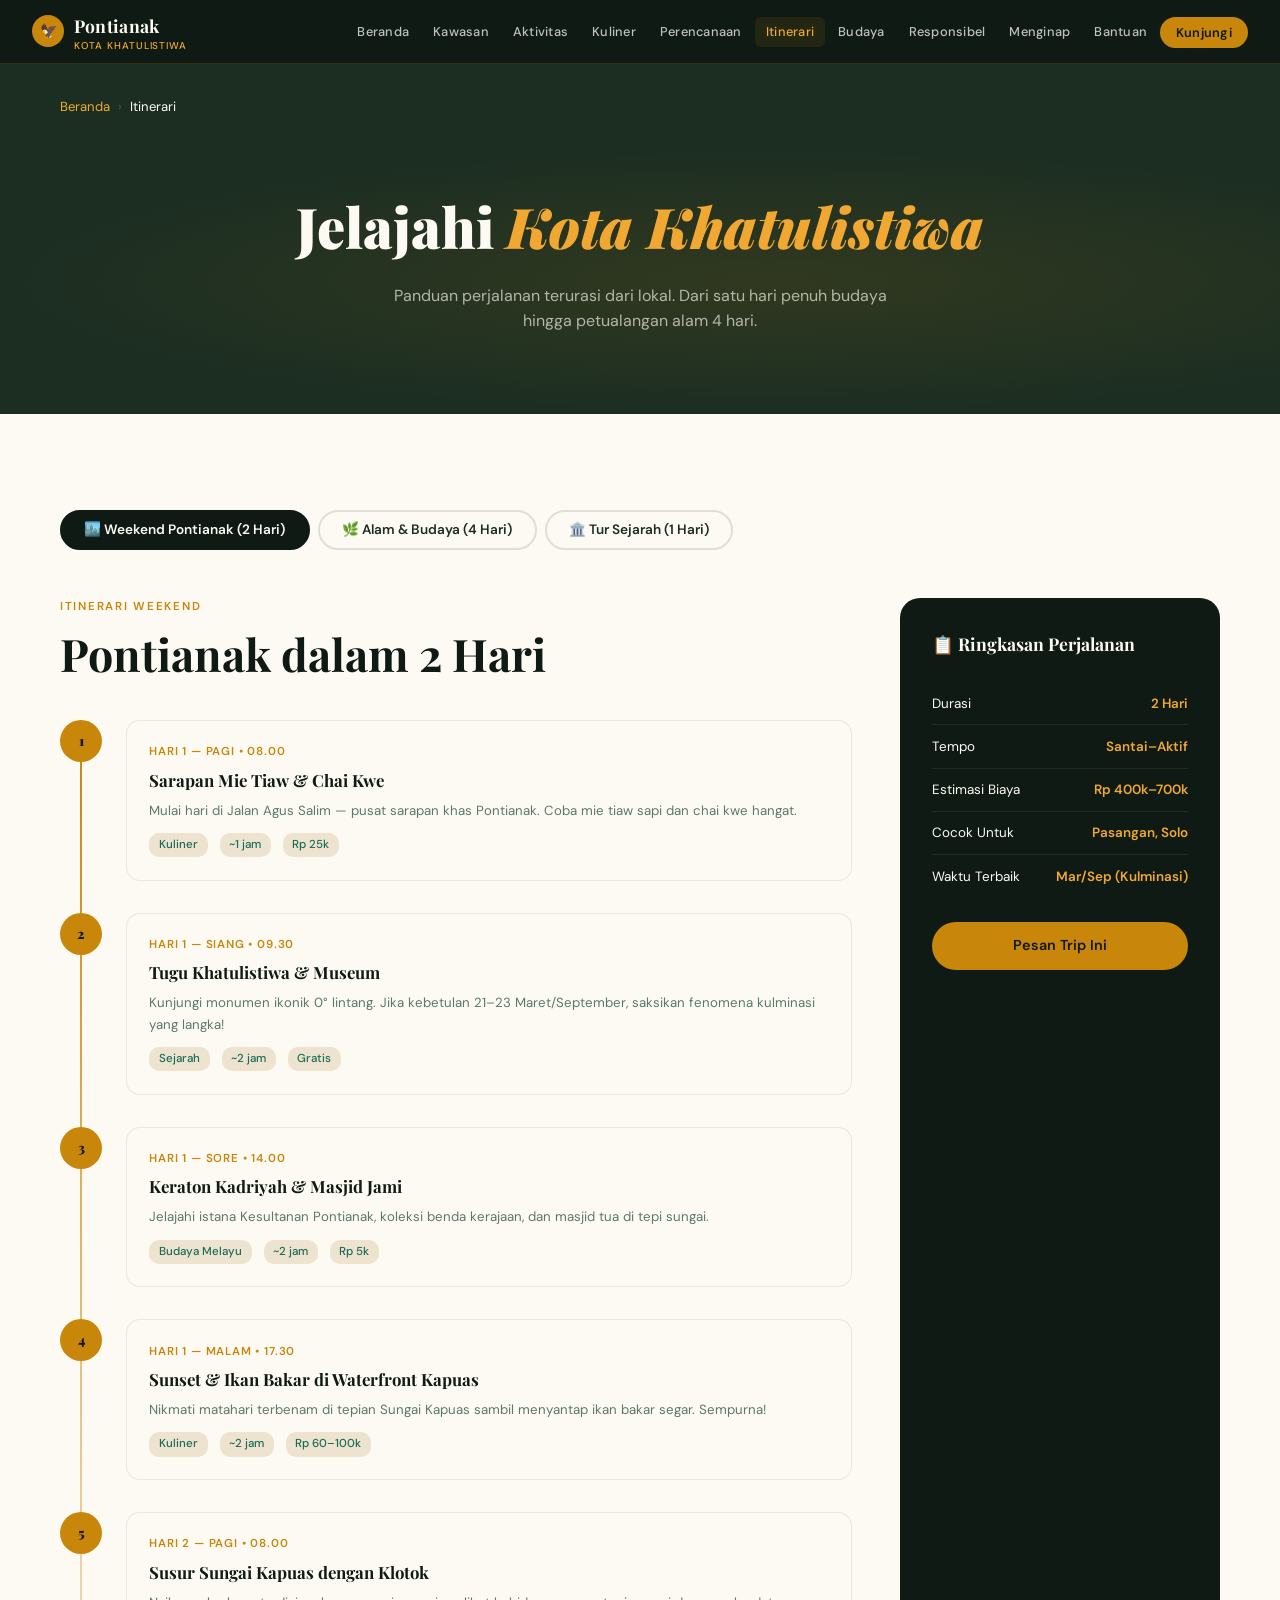
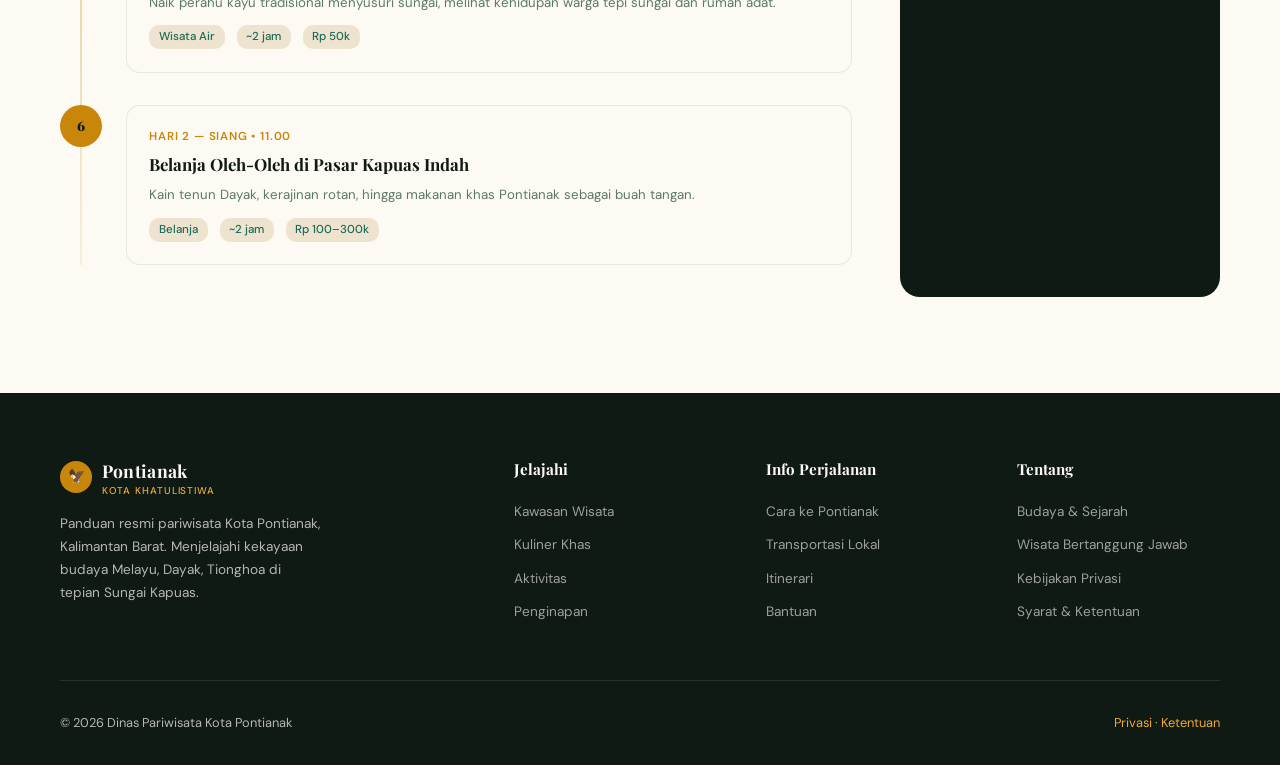
<file: itineraries.html>
<!DOCTYPE html>
<html lang="id">
<head>
  <meta charset="UTF-8">
  <meta name="viewport" content="width=device-width, initial-scale=1.0">
  <title>Itinerari Pontianak</title>
  <link rel="stylesheet" href="css/style.css">
  <style>
    .itin-tabs { display: flex; gap: 0.5rem; margin-bottom: 3rem; flex-wrap: wrap; }
    .itin-tab {
      padding: 0.6rem 1.4rem;
      border-radius: 20px;
      border: 2px solid rgba(46,74,56,0.15);
      background: transparent;
      font-size: 0.85rem;
      font-weight: 600;
      cursor: pointer;
      font-family: var(--font-body);
      color: var(--text);
      transition: all 0.2s;
    }
    .itin-tab:hover, .itin-tab.active {
      background: var(--dark);
      border-color: var(--dark);
      color: var(--white);
    }

    .itin-layout { display: grid; grid-template-columns: 1fr 320px; gap: 3rem; }
    .timeline { position: relative; }
    .timeline::before {
      content: '';
      position: absolute;
      left: 20px; top: 0; bottom: 0;
      width: 2px;
      background: linear-gradient(to bottom, var(--primary), rgba(200,134,10,0.1));
    }
    .tl-item {
      display: flex;
      gap: 1.5rem;
      margin-bottom: 2rem;
      position: relative;
    }
    .tl-dot {
      width: 42px;
      height: 42px;
      border-radius: 50%;
      background: var(--primary);
      color: var(--dark);
      font-weight: 900;
      font-size: 0.85rem;
      display: flex;
      align-items: center;
      justify-content: center;
      flex-shrink: 0;
      z-index: 1;
      font-family: var(--font-display);
    }
    .tl-content {
      background: var(--white);
      border: 1px solid rgba(46,74,56,0.1);
      border-radius: 14px;
      padding: 1.4rem;
      flex: 1;
      transition: all 0.25s;
    }
    .tl-content:hover { box-shadow: 0 6px 20px rgba(15,26,20,0.09); border-color: rgba(200,134,10,0.25); }
    .tl-content .time { font-size: 0.72rem; font-weight: 600; color: var(--primary); letter-spacing: 0.07em; margin-bottom: 0.3rem; }
    .tl-content h4 { font-family: var(--font-display); font-size: 1.05rem; color: var(--dark); margin-bottom: 0.4rem; }
    .tl-content p { font-size: 0.83rem; color: var(--text-muted); }
    .tl-meta { display: flex; gap: 0.75rem; margin-top: 0.75rem; flex-wrap: wrap; }
    .tl-meta span { font-size: 0.72rem; background: var(--light2); color: var(--accent); padding: 0.18rem 0.6rem; border-radius: 10px; font-weight: 500; }

    .summary-card {
      background: var(--dark);
      color: var(--white);
      border-radius: 20px;
      padding: 2rem;
      position: sticky;
      top: 80px;
    }
    .summary-card h3 { font-family: var(--font-display); font-size: 1.1rem; margin-bottom: 1.5rem; }
    .summary-row { display: flex; justify-content: space-between; padding: 0.65rem 0; border-bottom: 1px solid rgba(253,250,244,0.08); font-size: 0.84rem; }
    .summary-row:last-of-type { border-bottom: none; }
    .summary-row .val { font-weight: 600; color: var(--primary-light); }
    .summary-card .btn { width: 100%; justify-content: center; margin-top: 1.5rem; }

    @media (max-width: 860px) {
      .itin-layout { grid-template-columns: 1fr; }
      .summary-card { position: static; }
    }
  </style>
</head>
<body>
  <div class="breadcrumb">
    <div class="container">
      <a href="index.html">Beranda</a>
      <span class="sep">›</span>
      <span class="current">Itinerari</span>
    </div>
  </div>
  <div class="page-hero">
    <div class="container">
      <h1>Jelajahi <em>Kota Khatulistiwa</em></h1>
      <p>Panduan perjalanan terurasi dari lokal. Dari satu hari penuh budaya hingga petualangan alam 4 hari.</p>
    </div>
  </div>

  <section class="section">
    <div class="container">
      <div class="itin-tabs">
        <button class="itin-tab active" onclick="showItin('weekend')">🏙️ Weekend Pontianak (2 Hari)</button>
        <button class="itin-tab" onclick="showItin('nature')">🌿 Alam & Budaya (4 Hari)</button>
        <button class="itin-tab" onclick="showItin('heritage')">🏛️ Tur Sejarah (1 Hari)</button>
      </div>

      <!-- WEEKEND -->
      <div id="itin-weekend" class="itin-layout">
        <div>
          <div class="section-label">Itinerari Weekend</div>
          <h2 class="section-title" style="margin-bottom:2.5rem">Pontianak dalam 2 Hari</h2>
          <div class="timeline">
            <div class="tl-item reveal">
              <div class="tl-dot">1</div>
              <div class="tl-content">
                <div class="time">HARI 1 — PAGI • 08.00</div>
                <h4>Sarapan Mie Tiaw & Chai Kwe</h4>
                <p>Mulai hari di Jalan Agus Salim — pusat sarapan khas Pontianak. Coba mie tiaw sapi dan chai kwe hangat.</p>
                <div class="tl-meta"><span>Kuliner</span><span>~1 jam</span><span>Rp 25k</span></div>
              </div>
            </div>
            <div class="tl-item reveal">
              <div class="tl-dot">2</div>
              <div class="tl-content">
                <div class="time">HARI 1 — SIANG • 09.30</div>
                <h4>Tugu Khatulistiwa & Museum</h4>
                <p>Kunjungi monumen ikonik 0° lintang. Jika kebetulan 21–23 Maret/September, saksikan fenomena kulminasi yang langka!</p>
                <div class="tl-meta"><span>Sejarah</span><span>~2 jam</span><span>Gratis</span></div>
              </div>
            </div>
            <div class="tl-item reveal">
              <div class="tl-dot">3</div>
              <div class="tl-content">
                <div class="time">HARI 1 — SORE • 14.00</div>
                <h4>Keraton Kadriyah & Masjid Jami</h4>
                <p>Jelajahi istana Kesultanan Pontianak, koleksi benda kerajaan, dan masjid tua di tepi sungai.</p>
                <div class="tl-meta"><span>Budaya Melayu</span><span>~2 jam</span><span>Rp 5k</span></div>
              </div>
            </div>
            <div class="tl-item reveal">
              <div class="tl-dot">4</div>
              <div class="tl-content">
                <div class="time">HARI 1 — MALAM • 17.30</div>
                <h4>Sunset & Ikan Bakar di Waterfront Kapuas</h4>
                <p>Nikmati matahari terbenam di tepian Sungai Kapuas sambil menyantap ikan bakar segar. Sempurna!</p>
                <div class="tl-meta"><span>Kuliner</span><span>~2 jam</span><span>Rp 60–100k</span></div>
              </div>
            </div>
            <div class="tl-item reveal">
              <div class="tl-dot">5</div>
              <div class="tl-content">
                <div class="time">HARI 2 — PAGI • 08.00</div>
                <h4>Susur Sungai Kapuas dengan Klotok</h4>
                <p>Naik perahu kayu tradisional menyusuri sungai, melihat kehidupan warga tepi sungai dan rumah adat.</p>
                <div class="tl-meta"><span>Wisata Air</span><span>~2 jam</span><span>Rp 50k</span></div>
              </div>
            </div>
            <div class="tl-item reveal">
              <div class="tl-dot">6</div>
              <div class="tl-content">
                <div class="time">HARI 2 — SIANG • 11.00</div>
                <h4>Belanja Oleh-Oleh di Pasar Kapuas Indah</h4>
                <p>Kain tenun Dayak, kerajinan rotan, hingga makanan khas Pontianak sebagai buah tangan.</p>
                <div class="tl-meta"><span>Belanja</span><span>~2 jam</span><span>Rp 100–300k</span></div>
              </div>
            </div>
          </div>
        </div>

        <div class="summary-card">
          <h3>📋 Ringkasan Perjalanan</h3>
          <div class="summary-row"><span>Durasi</span><span class="val">2 Hari</span></div>
          <div class="summary-row"><span>Tempo</span><span class="val">Santai–Aktif</span></div>
          <div class="summary-row"><span>Estimasi Biaya</span><span class="val">Rp 400k–700k</span></div>
          <div class="summary-row"><span>Cocok Untuk</span><span class="val">Pasangan, Solo</span></div>
          <div class="summary-row"><span>Waktu Terbaik</span><span class="val">Mar/Sep (Kulminasi)</span></div>
          <a href="visit.html" class="btn btn-primary">Pesan Trip Ini</a>
        </div>
      </div>

      <!-- NATURE (hidden) -->
      <div id="itin-nature" class="itin-layout" style="display:none">
        <div>
          <div class="section-label">Alam & Budaya</div>
          <h2 class="section-title" style="margin-bottom:2.5rem">Petualangan 4 Hari</h2>
          <div class="timeline">
            <div class="tl-item reveal"><div class="tl-dot">1</div><div class="tl-content"><div class="time">HARI 1</div><h4>Kota Pontianak — Heritage Walk</h4><p>Tugu Khatulistiwa, Keraton Kadriyah, waterfront Kapuas. Malam: kuliner di Jalan Agus Salim.</p><div class="tl-meta"><span>Kota</span><span>Full Day</span></div></div></div>
            <div class="tl-item reveal"><div class="tl-dot">2</div><div class="tl-content"><div class="time">HARI 2</div><h4>Mangrove Kubu Raya & Bekantan</h4><p>Tur hutan mangrove dengan perahu. Amati bekantan (monyet hidung panjang) di habitat aslinya.</p><div class="tl-meta"><span>Ekowisata</span><span>Full Day</span><span>Rp 150k</span></div></div></div>
            <div class="tl-item reveal"><div class="tl-dot">3</div><div class="tl-content"><div class="time">HARI 3</div><h4>Day Trip Singkawang</h4><p>Kota kelenteng — kuliner, budaya Tionghoa, dan pantai Pasir Panjang yang indah.</p><div class="tl-meta"><span>Budaya</span><span>Full Day</span><span>Rp 300k</span></div></div></div>
            <div class="tl-item reveal"><div class="tl-dot">4</div><div class="tl-content"><div class="time">HARI 4</div><h4>Festival Gawai Dayak (jika musimnya)</h4><p>Atau kunjungi desa Dayak dan belajar membuat kerajinan tangan tradisional.</p><div class="tl-meta"><span>Budaya Dayak</span><span>Full Day</span></div></div></div>
          </div>
        </div>
        <div class="summary-card">
          <h3>📋 Ringkasan Perjalanan</h3>
          <div class="summary-row"><span>Durasi</span><span class="val">4 Hari</span></div>
          <div class="summary-row"><span>Estimasi Biaya</span><span class="val">Rp 1.5–2.5 juta</span></div>
          <div class="summary-row"><span>Cocok Untuk</span><span class="val">Keluarga, Grup</span></div>
          <a href="visit.html" class="btn btn-primary">Pesan Trip Ini</a>
        </div>
      </div>

      <!-- HERITAGE (hidden) -->
      <div id="itin-heritage" class="itin-layout" style="display:none">
        <div>
          <div class="section-label">Tur Sejarah</div>
          <h2 class="section-title" style="margin-bottom:2.5rem">Heritage Walk 1 Hari</h2>
          <div class="timeline">
            <div class="tl-item reveal"><div class="tl-dot">1</div><div class="tl-content"><div class="time">08.00</div><h4>Sarapan & Tugu Khatulistiwa</h4><p>Mulai dari sarapan bubur pedas khas Melayu, lanjut ke Tugu Khatulistiwa.</p><div class="tl-meta"><span>Sejarah</span><span>2 jam</span><span>Gratis</span></div></div></div>
            <div class="tl-item reveal"><div class="tl-dot">2</div><div class="tl-content"><div class="time">10.30</div><h4>Keraton Kadriyah</h4><p>Tur istana lengkap bersama pemandu. Pelajari silsilah dan benda pusaka Kesultanan Pontianak.</p><div class="tl-meta"><span>Sejarah</span><span>2 jam</span><span>Rp 5k</span></div></div></div>
            <div class="tl-item reveal"><div class="tl-dot">3</div><div class="tl-content"><div class="time">13.00</div><h4>Makan Siang di Warung Tepi Kapuas</h4><p>Ikan bakar dan nasi khas Melayu di tepi sungai dengan pemandangan masjid tua.</p><div class="tl-meta"><span>Kuliner</span><span>1 jam</span><span>Rp 60k</span></div></div></div>
            <div class="tl-item reveal"><div class="tl-dot">4</div><div class="tl-content"><div class="time">14.30</div><h4>Museum Provinsi Kalimantan Barat</h4><p>Koleksi artefak budaya Dayak, Melayu, dan Tionghoa. Sejarah Kalimantan dari masa prasejarah.</p><div class="tl-meta"><span>Museum</span><span>1.5 jam</span><span>Rp 5k</span></div></div></div>
            <div class="tl-item reveal"><div class="tl-dot">5</div><div class="tl-content"><div class="time">16.30</div><h4>Sunset di Waterfront Kapuas</h4><p>Tutup hari dengan pemandangan senja yang memukau di tepi Sungai Kapuas.</p><div class="tl-meta"><span>Foto</span><span>1 jam</span><span>Gratis</span></div></div></div>
          </div>
        </div>
        <div class="summary-card">
          <h3>📋 Ringkasan Perjalanan</h3>
          <div class="summary-row"><span>Durasi</span><span class="val">1 Hari</span></div>
          <div class="summary-row"><span>Estimasi Biaya</span><span class="val">Rp 150–200k</span></div>
          <div class="summary-row"><span>Cocok Untuk</span><span class="val">Semua</span></div>
          <a href="visit.html" class="btn btn-primary">Pesan Trip Ini</a>
        </div>
      </div>

    </div>
  </section>

  <script src="js/layout.js"></script>
  <script>
    function showItin(id) {
      ['weekend','nature','heritage'].forEach(k => {
        document.getElementById('itin-'+k).style.display = k===id ? 'grid' : 'none';
      });
      document.querySelectorAll('.itin-tab').forEach((btn, i) => {
        btn.classList.toggle('active', ['weekend','nature','heritage'][i] === id);
      });
    }
  </script>
</body>
</html>
</file>
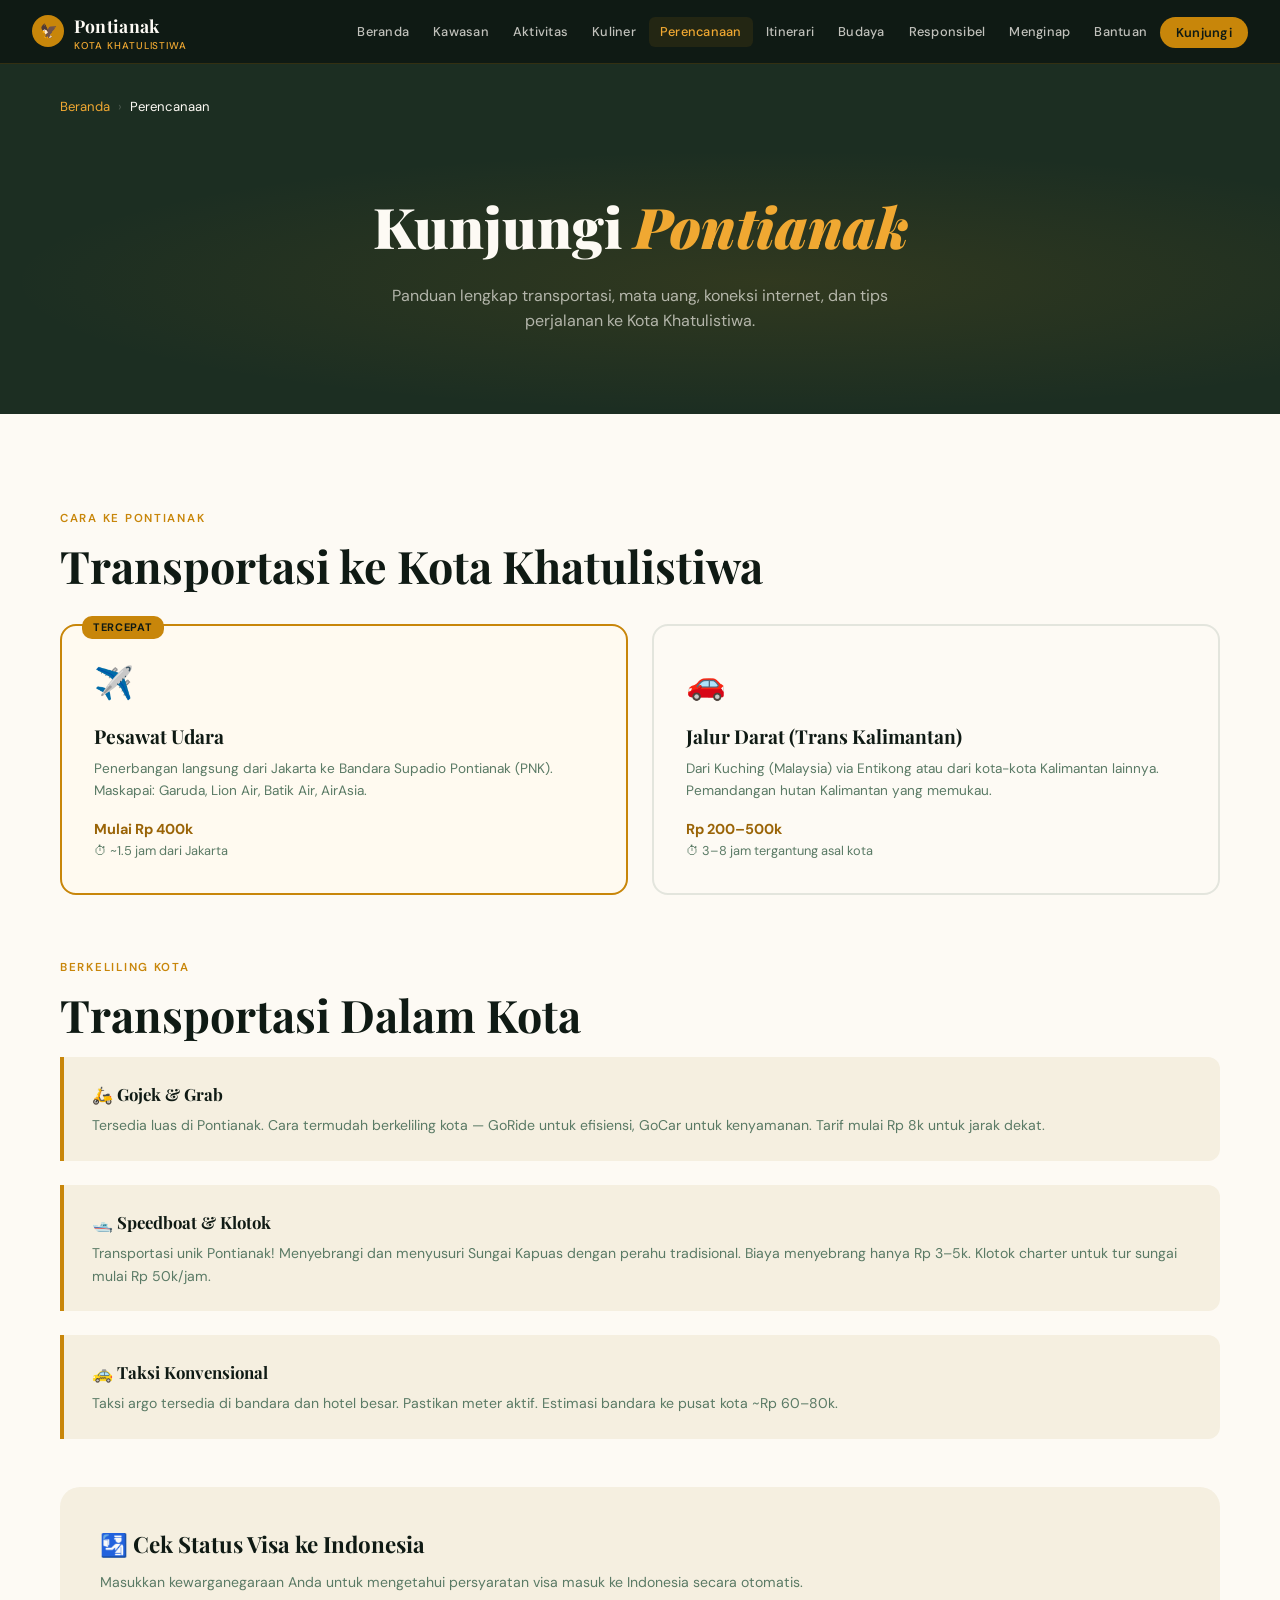
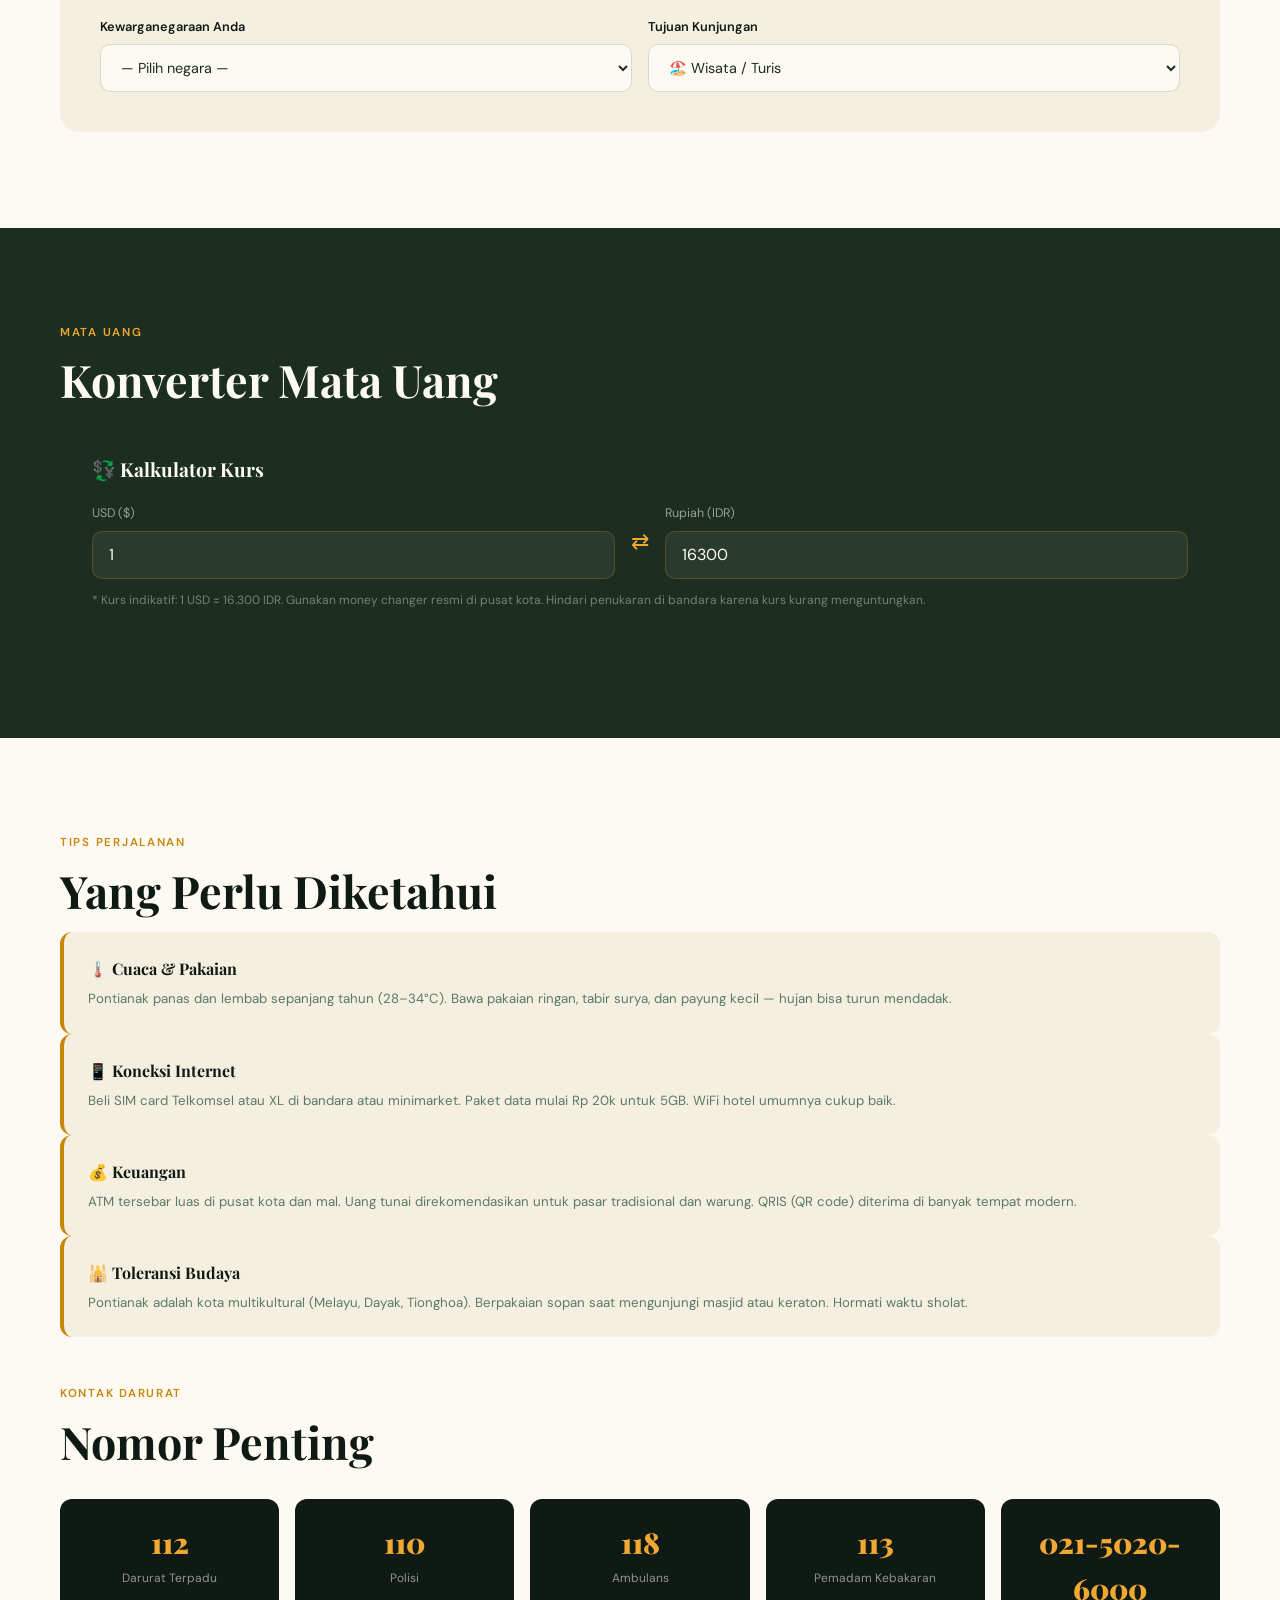
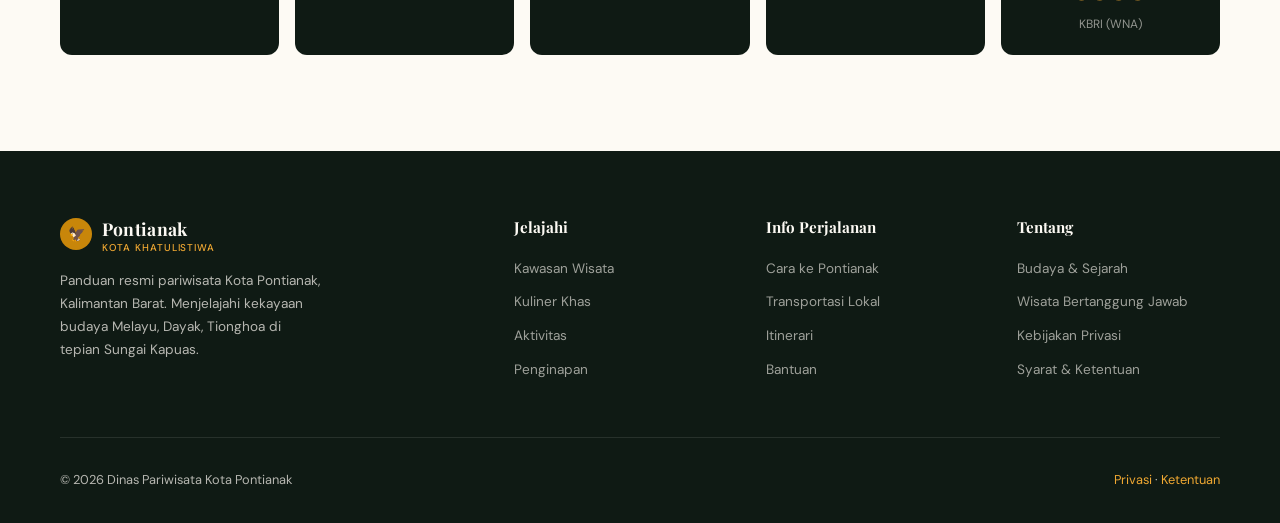
<file: planning.html>
<!DOCTYPE html>
<html lang="id">
<head>
  <meta charset="UTF-8">
  <meta name="viewport" content="width=device-width, initial-scale=1.0">
  <title>Perencanaan Perjalanan ke Pontianak</title>
  <link rel="stylesheet" href="css/style.css">
  <style>
    .transport-options { display: grid; grid-template-columns: repeat(2, 1fr); gap: 1.5rem; margin-top: 2rem; }
    .transport-opt {
      border: 2px solid rgba(46,74,56,0.12);
      border-radius: 16px;
      padding: 2rem;
      transition: all 0.25s;
      position: relative;
    }
    .transport-opt.featured { border-color: var(--primary); background: #fffaf0; }
    .transport-opt:hover { box-shadow: 0 10px 30px rgba(15,26,20,0.1); }
    .transport-opt .feat-badge {
      position: absolute;
      top: -10px; left: 20px;
      background: var(--primary);
      color: var(--dark);
      font-size: 0.68rem;
      font-weight: 700;
      padding: 0.2rem 0.7rem;
      border-radius: 10px;
      letter-spacing: 0.06em;
    }
    .transport-opt .icon { font-size: 2rem; margin-bottom: 0.75rem; }
    .transport-opt h3 { font-family: var(--font-display); font-size: 1.2rem; color: var(--dark); margin-bottom: 0.4rem; }
    .transport-opt p { font-size: 0.85rem; color: var(--text-muted); margin-bottom: 1rem; }
    .transport-opt .price-tag { font-weight: 700; color: var(--primary-dark); font-size: 0.9rem; }
    .transport-opt .duration { font-size: 0.8rem; color: var(--text-muted); }

    .converter-box {
      background: var(--dark2);
      border-radius: 16px;
      padding: 2rem;
      color: var(--white);
    }
    .converter-box h3 { font-family: var(--font-display); font-size: 1.2rem; margin-bottom: 1.25rem; }
    .conv-row { display: flex; gap: 1rem; align-items: center; flex-wrap: wrap; }
    .conv-input {
      flex: 1;
      display: flex;
      flex-direction: column;
      gap: 0.4rem;
    }
    .conv-input label { font-size: 0.78rem; color: rgba(253,250,244,0.55); }
    .conv-input input {
      padding: 0.8rem 1rem;
      border-radius: 10px;
      border: 1.5px solid rgba(200,134,10,0.3);
      background: rgba(253,250,244,0.06);
      color: var(--white);
      font-size: 1rem;
      font-family: var(--font-body);
      outline: none;
    }
    .conv-arrow { color: var(--primary-light); font-size: 1.4rem; }
    .rate-note { font-size: 0.75rem; color: rgba(253,250,244,0.4); margin-top: 0.75rem; }

    .visa-checker {
      background: var(--light);
      border-radius: 20px;
      padding: 2.5rem;
      margin-top: 3rem;
    }
    .visa-checker h3 { font-family: var(--font-display); font-size: 1.4rem; color: var(--dark); margin-bottom: 0.5rem; }
    .visa-checker p { font-size: 0.88rem; color: var(--text-muted); margin-bottom: 1.5rem; }
    .visa-select-row { display: flex; gap: 1rem; align-items: flex-end; flex-wrap: wrap; }
    .visa-field { flex: 1; min-width: 200px; }
    .visa-field label { display: block; font-size: 0.8rem; font-weight: 600; color: var(--dark); margin-bottom: 0.4rem; }
    .visa-field select {
      width: 100%;
      padding: 0.8rem 1rem;
      border: 1.5px solid rgba(46,74,56,0.18);
      border-radius: 10px;
      font-size: 0.9rem;
      font-family: var(--font-body);
      color: var(--text);
      background: var(--white);
      outline: none;
    }
    .visa-result {
      margin-top: 1.5rem;
      padding: 1.5rem;
      border-radius: 14px;
      display: none;
    }
    .visa-result.show { display: block; }
    .visa-result.free { background: #e8f5e9; border: 2px solid #4caf50; }
    .visa-result.paid { background: #fff8e1; border: 2px solid #ffc107; }
    .visa-result.restricted { background: #fce4ec; border: 2px solid #f44336; }
    .visa-result h4 { font-family: var(--font-display); font-size: 1.05rem; margin-bottom: 0.4rem; }
    .visa-result ul { list-style: none; padding: 0; }
    .visa-result ul li { font-size: 0.84rem; padding: 0.2rem 0; color: var(--text); }
    .visa-result ul li::before { content: '✓ '; font-weight: 700; }
    .tip-card {
      background: var(--light);
      border-radius: 12px;
      padding: 1.5rem;
      border-left: 4px solid var(--primary);
    }
    .tip-card h4 { font-family: var(--font-display); font-size: 1rem; color: var(--dark); margin-bottom: 0.4rem; }
    .tip-card p { font-size: 0.83rem; color: var(--text-muted); }

    .emergency-bar {
      display: flex;
      gap: 1rem;
      margin-top: 2rem;
      flex-wrap: wrap;
    }
    .emergency-item {
      flex: 1;
      min-width: 140px;
      background: var(--dark);
      color: var(--white);
      border-radius: 12px;
      padding: 1.25rem;
      text-align: center;
    }
    .emergency-item .num { font-family: var(--font-display); font-size: 1.8rem; font-weight: 900; color: var(--primary-light); }
    .emergency-item p { font-size: 0.75rem; color: rgba(253,250,244,0.55); margin-top: 0.25rem; }

    @media (max-width: 700px) {
      .transport-options, .tips-grid { grid-template-columns: 1fr; }
    }
  </style>
</head>
<body>
  <div class="breadcrumb">
    <div class="container">
      <a href="index.html">Beranda</a>
      <span class="sep">›</span>
      <span class="current">Perencanaan</span>
    </div>
  </div>
  <div class="page-hero">
    <div class="container">
      <h1>Kunjungi <em>Pontianak</em></h1>
      <p>Panduan lengkap transportasi, mata uang, koneksi internet, dan tips perjalanan ke Kota Khatulistiwa.</p>
    </div>
  </div>

  <section class="section">
    <div class="container">
      <div class="section-label">Cara ke Pontianak</div>
      <h2 class="section-title">Transportasi ke Kota Khatulistiwa</h2>
      <div class="transport-options">
        <div class="transport-opt featured">
          <div class="feat-badge">TERCEPAT</div>
          <div class="icon">✈️</div>
          <h3>Pesawat Udara</h3>
          <p>Penerbangan langsung dari Jakarta ke Bandara Supadio Pontianak (PNK). Maskapai: Garuda, Lion Air, Batik Air, AirAsia.</p>
          <div class="price-tag">Mulai Rp 400k</div>
          <div class="duration">⏱ ~1.5 jam dari Jakarta</div>
        </div>
        <div class="transport-opt">
          <div class="icon">🚗</div>
          <h3>Jalur Darat (Trans Kalimantan)</h3>
          <p>Dari Kuching (Malaysia) via Entikong atau dari kota-kota Kalimantan lainnya. Pemandangan hutan Kalimantan yang memukau.</p>
          <div class="price-tag">Rp 200–500k</div>
          <div class="duration">⏱ 3–8 jam tergantung asal kota</div>
        </div>
      </div>

      <div class="section-label" style="margin-top:4rem">Berkeliling Kota</div>
      <h2 class="section-title">Transportasi Dalam Kota</h2>
      <div class="info-box">
        <h3>🛵 Gojek & Grab</h3>
        <p>Tersedia luas di Pontianak. Cara termudah berkeliling kota — GoRide untuk efisiensi, GoCar untuk kenyamanan. Tarif mulai Rp 8k untuk jarak dekat.</p>
      </div>
      <div class="info-box">
        <h3>🛥️ Speedboat & Klotok</h3>
        <p>Transportasi unik Pontianak! Menyebrangi dan menyusuri Sungai Kapuas dengan perahu tradisional. Biaya menyebrang hanya Rp 3–5k. Klotok charter untuk tur sungai mulai Rp 50k/jam.</p>
      </div>
      <div class="info-box">
        <h3>🚕 Taksi Konvensional</h3>
        <p>Taksi argo tersedia di bandara dan hotel besar. Pastikan meter aktif. Estimasi bandara ke pusat kota ~Rp 60–80k.</p>
      </div>

      <!-- Visa Checker -->
      <div class="visa-checker">
        <h3>🛂 Cek Status Visa ke Indonesia</h3>
        <p>Masukkan kewarganegaraan Anda untuk mengetahui persyaratan visa masuk ke Indonesia secara otomatis.</p>
        <div class="visa-select-row">
          <div class="visa-field">
            <label>Kewarganegaraan Anda</label>
            <select id="visaCountry" onchange="checkVisa()">
              <option value="">— Pilih negara —</option>
              <option value="free">🇸🇬 Singapura</option>
              <option value="free">🇲🇾 Malaysia</option>
              <option value="free">🇹🇭 Thailand</option>
              <option value="free">🇵🇭 Filipina</option>
              <option value="free">🇧🇳 Brunei Darussalam</option>
              <option value="free">🇯🇵 Jepang</option>
              <option value="free">🇰🇷 Korea Selatan</option>
              <option value="free">🇨🇳 China (Tiongkok)</option>
              <option value="free">🇦🇺 Australia</option>
              <option value="free">🇺🇸 Amerika Serikat</option>
              <option value="free">🇬🇧 Inggris (UK)</option>
              <option value="free">🇩🇪 Jerman</option>
              <option value="free">🇫🇷 Prancis</option>
              <option value="free">🇳🇱 Belanda</option>
              <option value="paid">🇧🇩 Bangladesh</option>
              <option value="paid">🇮🇳 India</option>
              <option value="paid">🇵🇰 Pakistan</option>
              <option value="restricted">🇮🇱 Israel</option>
            </select>
          </div>
          <div class="visa-field">
            <label>Tujuan Kunjungan</label>
            <select id="visaPurpose">
              <option value="tourist">🏖️ Wisata / Turis</option>
              <option value="business">💼 Bisnis</option>
              <option value="transit">🔄 Transit</option>
            </select>
          </div>
        </div>
        <div class="visa-result" id="visaResult"></div>
      </div>
    </div>
  </section>

  <!-- Converter -->
  <section class="section section-dark">
    <div class="container">
      <div class="section-label" style="color:var(--primary-light)">Mata Uang</div>
      <h2 class="section-title">Konverter Mata Uang</h2>
      <div class="converter-box">
        <h3>💱 Kalkulator Kurs</h3>
        <div class="conv-row">
          <div class="conv-input">
            <label>USD ($)</label>
            <input type="number" id="usd" value="1" placeholder="USD" oninput="convertCurrency()">
          </div>
          <div class="conv-arrow">⇄</div>
          <div class="conv-input">
            <label>Rupiah (IDR)</label>
            <input type="number" id="idr" value="16300" placeholder="IDR" oninput="convertBack()">
          </div>
        </div>
        <p class="rate-note">* Kurs indikatif: 1 USD ≈ 16.300 IDR. Gunakan money changer resmi di pusat kota. Hindari penukaran di bandara karena kurs kurang menguntungkan.</p>
      </div>
    </div>
  </section>

  <!-- Tips -->
  <section class="section">
    <div class="container">
      <div class="section-label">Tips Perjalanan</div>
      <h2 class="section-title">Yang Perlu Diketahui</h2>
      <div class="tips-grid">
        <div class="tip-card reveal">
          <h4>🌡️ Cuaca & Pakaian</h4>
          <p>Pontianak panas dan lembab sepanjang tahun (28–34°C). Bawa pakaian ringan, tabir surya, dan payung kecil — hujan bisa turun mendadak.</p>
        </div>
        <div class="tip-card reveal">
          <h4>📱 Koneksi Internet</h4>
          <p>Beli SIM card Telkomsel atau XL di bandara atau minimarket. Paket data mulai Rp 20k untuk 5GB. WiFi hotel umumnya cukup baik.</p>
        </div>
        <div class="tip-card reveal">
          <h4>💰 Keuangan</h4>
          <p>ATM tersebar luas di pusat kota dan mal. Uang tunai direkomendasikan untuk pasar tradisional dan warung. QRIS (QR code) diterima di banyak tempat modern.</p>
        </div>
        <div class="tip-card reveal">
          <h4>🕌 Toleransi Budaya</h4>
          <p>Pontianak adalah kota multikultural (Melayu, Dayak, Tionghoa). Berpakaian sopan saat mengunjungi masjid atau keraton. Hormati waktu sholat.</p>
        </div>
      </div>

      <div class="section-label" style="margin-top:3rem">Kontak Darurat</div>
      <h2 class="section-title">Nomor Penting</h2>
      <div class="emergency-bar">
        <div class="emergency-item"><div class="num">112</div><p>Darurat Terpadu</p></div>
        <div class="emergency-item"><div class="num">110</div><p>Polisi</p></div>
        <div class="emergency-item"><div class="num">118</div><p>Ambulans</p></div>
        <div class="emergency-item"><div class="num">113</div><p>Pemadam Kebakaran</p></div>
        <div class="emergency-item"><div class="num">021-5020-6000</div><p>KBRI (WNA)</p></div>
      </div>
    </div>
  </section>

  <script src="js/layout.js"></script>
  <script>
    const RATE = 16300;
    function convertCurrency() {
      const usd = parseFloat(document.getElementById('usd').value) || 0;
      document.getElementById('idr').value = Math.round(usd * RATE);
    }
    function convertBack() {
      const idr = parseFloat(document.getElementById('idr').value) || 0;
      document.getElementById('usd').value = (idr / RATE).toFixed(2);
    }
    function checkVisa() {
      const sel = document.getElementById('visaCountry');
      const type = sel.value;
      const res = document.getElementById('visaResult');
      if (!type) { res.classList.remove('show','free','paid','restricted'); return; }
      res.className = 'visa-result show ' + type;
      const country = sel.options[sel.selectedIndex].text;
      if (type === 'free') {
        res.innerHTML = `<h4>✅ Bebas Visa (Visa-Free) — ${country}</h4><ul>
          <li>Tidak perlu mengurus visa sebelum perjalanan</li>
          <li>Durasi tinggal: maksimal <strong>30 hari</strong> (dapat diperpanjang 30 hari)</li>
          <li>Pastikan paspor berlaku minimal 6 bulan</li>
          <li>Siapkan bukti tiket pulang dan akomodasi</li>
          <li>Dana yang cukup: minimal USD 1.000 atau setara</li>
        </ul>`;
      } else if (type === 'paid') {
        res.innerHTML = `<h4>🟡 Visa on Arrival (VoA) — ${country}</h4><ul>
          <li>Beli visa setibanya di Bandara Supadio Pontianak</li>
          <li>Biaya: <strong>USD 35</strong> (Rp ~570.000) per orang</li>
          <li>Durasi: 30 hari, bisa diperpanjang 1x</li>
          <li>Bayar tunai (USD/IDR) atau kartu debit/kredit</li>
          <li>Bawa pas foto 4x6 berwarna (1 lembar)</li>
        </ul>`;
      } else {
        res.innerHTML = `<h4>🔴 Visa Tidak Tersedia — ${country}</h4><ul>
          <li>Warga negara ini tidak dapat memasuki wilayah Indonesia</li>
          <li>Hubungi Kedutaan Indonesia terdekat untuk informasi lebih lanjut</li>
          <li>Kontak: Ditjen Imigrasi RI +62-21-5225040</li>
        </ul>`;
      }
    }
  </script>
</body>
</html>
</file>
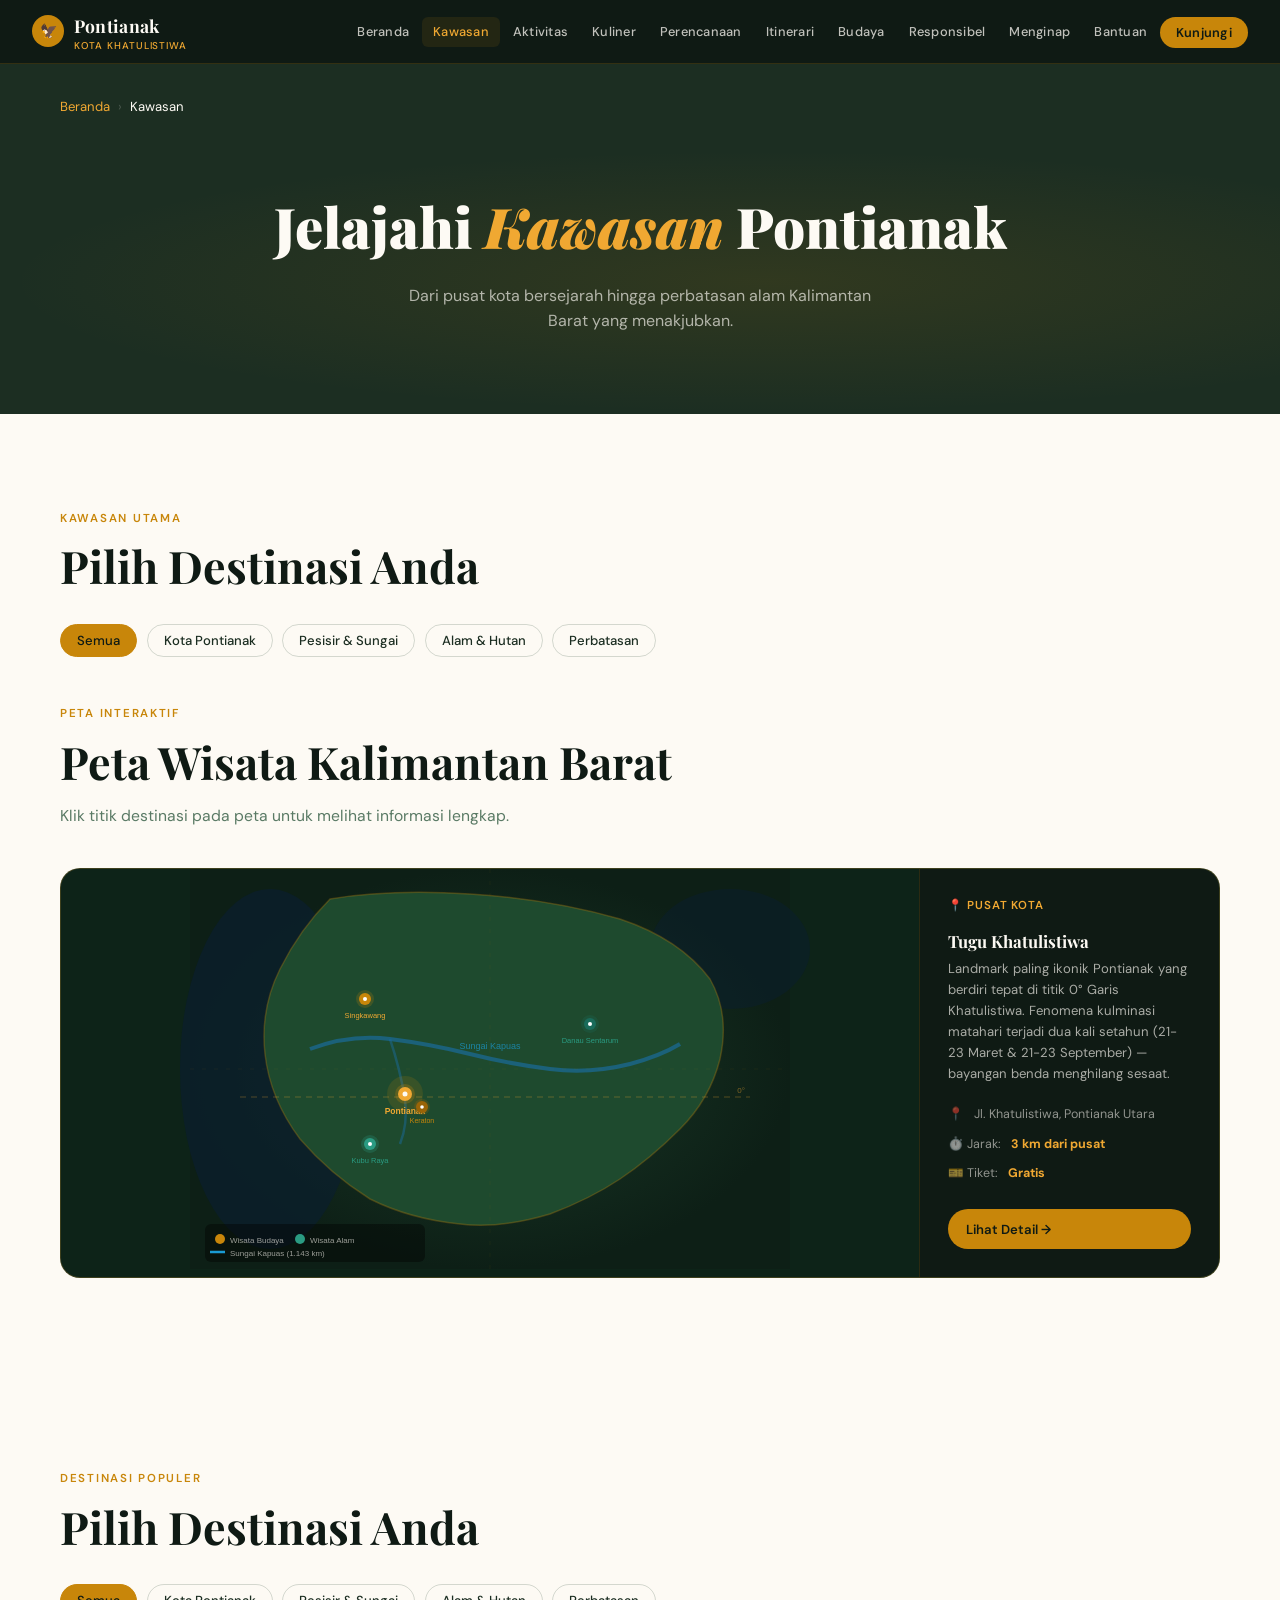
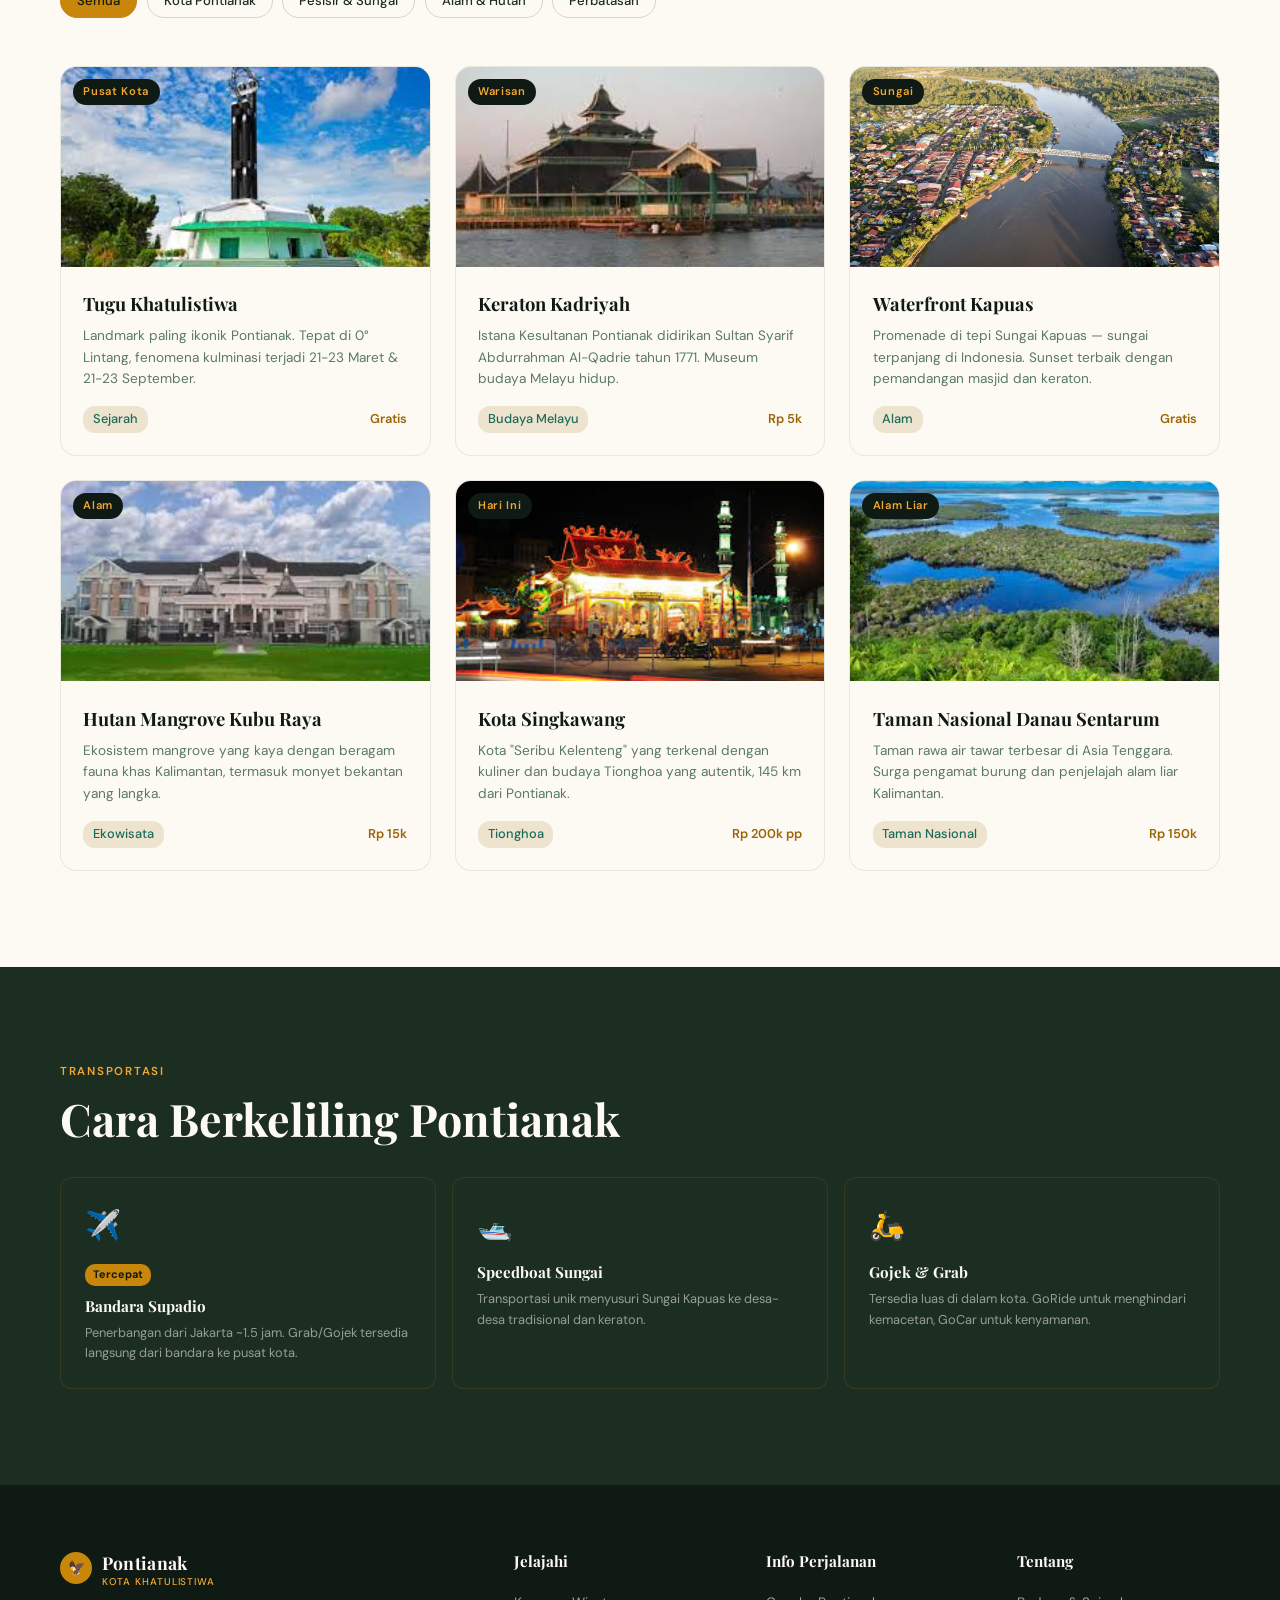
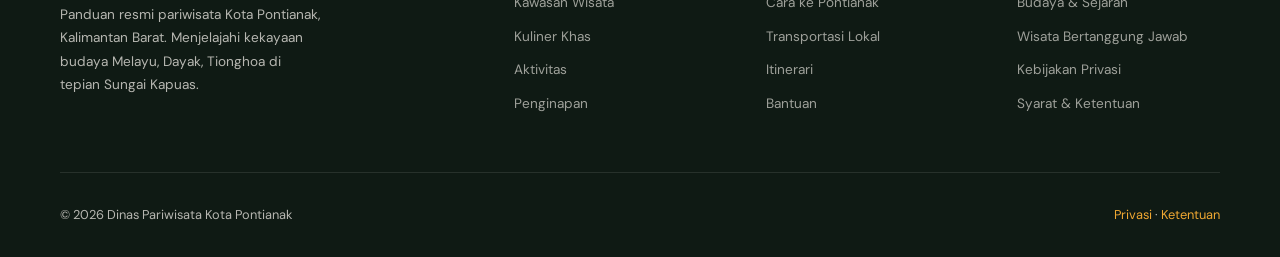
<file: regions.html>
<!DOCTYPE html>
<html lang="id">
<head>
  <meta charset="UTF-8">
  <meta name="viewport" content="width=device-width, initial-scale=1.0">
  <title>Kawasan Wisata Pontianak</title>
  <link rel="stylesheet" href="css/style.css">
  <style>
    .filter-bar {
      display: flex;
      gap: 0.6rem;
      flex-wrap: wrap;
      margin: 2rem 0;
    }
    .filter-btn {
      padding: 0.45rem 1rem;
      border-radius: 20px;
      border: 1.5px solid rgba(46,74,56,0.2);
      background: transparent;
      font-size: 0.82rem;
      font-weight: 500;
      cursor: pointer;
      transition: all 0.2s;
      font-family: var(--font-body);
      color: var(--text);
    }
    .filter-btn:hover, .filter-btn.active {
      background: var(--primary);
      border-color: var(--primary);
      color: var(--dark);
    }
    .transport-grid {
      display: grid;
      grid-template-columns: repeat(3, 1fr);
      gap: 1rem;
      margin-top: 2rem;
    }
    .transport-card {
      background: var(--dark2);
      border-radius: 12px;
      padding: 1.5rem;
      border: 1px solid rgba(200,134,10,0.15);
      color: var(--white);
    }
    .transport-card .icon { font-size: 1.8rem; margin-bottom: 0.75rem; }
    .transport-card h4 { font-family: var(--font-display); font-size: 0.95rem; margin-bottom: 0.3rem; }
    .transport-card p { font-size: 0.8rem; color: rgba(253,250,244,0.55); }
    .transport-card .badge {
      display: inline-block;
      background: var(--primary);
      color: var(--dark);
      font-size: 0.68rem;
      font-weight: 700;
      padding: 0.15rem 0.5rem;
      border-radius: 10px;
      margin-bottom: 0.5rem;
    }
    .map-container {
      margin-top: 2.5rem;
      background: var(--dark2);
      border-radius: 20px;
      overflow: hidden;
      border: 1px solid rgba(200,134,10,0.2);
    }
    .map-layout { display: grid; grid-template-columns: 1fr 300px; }
    .map-svg-wrap { position: relative; background: #0d2318; min-height: 400px; }
    .map-svg-wrap svg { width: 100%; height: 400px; }
    .map-panel {
      background: var(--dark);
      padding: 1.75rem;
      border-left: 1px solid rgba(200,134,10,0.15);
      display: flex;
      flex-direction: column;
    }
    .map-panel h4 { font-family: var(--font-display); color: var(--white); font-size: 1.05rem; margin-bottom: 0.25rem; }
    .map-panel .map-tag { font-size: 0.72rem; color: var(--primary-light); font-weight: 600; letter-spacing: 0.08em; margin-bottom: 0.75rem; }
    .map-panel p { font-size: 0.82rem; color: rgba(253,250,244,0.65); line-height: 1.6; flex: 1; }
    .map-panel .map-facts { margin-top: 1rem; }
    .map-fact { display: flex; align-items: center; gap: 0.6rem; font-size: 0.78rem; color: rgba(253,250,244,0.55); padding: 0.3rem 0; }
    .map-fact strong { color: var(--primary-light); }
    .map-panel a { margin-top: 1.25rem; }
    /* SVG dot: animate the outer glow circle, not transform on g */
    .dot-glow {
      transition: r 0.2s ease, opacity 0.2s ease;
    }
    .dot-inner {
      cursor: pointer;
      transition: r 0.15s ease;
    }
    @media (max-width: 800px) {
      .map-layout { grid-template-columns: 1fr; }
      .map-panel { border-left: none; border-top: 1px solid rgba(200,134,10,0.15); }
    }
    @media (max-width: 700px) {
      .transport-grid { grid-template-columns: 1fr; }
    }
  </style>
</head>
<body>
  <div class="breadcrumb">
    <div class="container">
      <a href="index.html">Beranda</a>
      <span class="sep">›</span>
      <span class="current">Kawasan</span>
    </div>
  </div>
  <div class="page-hero">
    <div class="container">
      <h1>Jelajahi <em>Kawasan</em> Pontianak</h1>
      <p>Dari pusat kota bersejarah hingga perbatasan alam Kalimantan Barat yang menakjubkan.</p>
    </div>
  </div>

  <section class="section">
    <div class="container">
      <div class="section-label">Kawasan Utama</div>
      <h2 class="section-title">Pilih Destinasi Anda</h2>
      <div class="filter-bar">
        <button class="filter-btn active">Semua</button>
        <button class="filter-btn">Kota Pontianak</button>
        <button class="filter-btn">Pesisir & Sungai</button>
        <button class="filter-btn">Alam & Hutan</button>
        <button class="filter-btn">Perbatasan</button>
      </div>

      <!-- Interactive Map -->
      <div class="section-label" style="margin-top:3rem">Peta Interaktif</div>
      <h2 class="section-title">Peta Wisata Kalimantan Barat</h2>
      <p class="section-sub">Klik titik destinasi pada peta untuk melihat informasi lengkap.</p>
      <div class="map-container">
        <div class="map-layout">
          <div class="map-svg-wrap">
            <svg viewBox="0 0 600 400" xmlns="http://www.w3.org/2000/svg" id="mapSvg">
              <!-- Kalimantan Barat outline (simplified) -->
              <defs>
                <radialGradient id="bgGrad" cx="50%" cy="50%" r="50%">
                  <stop offset="0%" stop-color="#1a3a28"/>
                  <stop offset="100%" stop-color="#0d1f16"/>
                </radialGradient>
              </defs>
              <rect width="600" height="400" fill="url(#bgGrad)"/>
              <!-- Water / sea -->
              <ellipse cx="80" cy="200" rx="90" ry="180" fill="#0a1e2e" opacity="0.7"/>
              <ellipse cx="540" cy="80" rx="80" ry="60" fill="#0a1e2e" opacity="0.5"/>
              <!-- Land mass Kalbar simplified -->
              <path d="M140,30 Q200,20 280,25 Q360,30 430,50 Q490,70 520,110 Q540,145 530,190 Q520,230 490,260 Q460,290 430,310 Q400,330 360,345 Q310,360 270,355 Q220,350 180,330 Q140,305 110,270 Q80,230 75,185 Q70,140 90,100 Q110,60 140,30 Z" fill="#1e4a2e" stroke="rgba(200,134,10,0.3)" stroke-width="1.5"/>
              <!-- River (Kapuas) -->
              <path d="M120,180 Q160,165 200,170 Q240,175 280,185 Q320,195 360,200 Q400,205 440,195 Q470,187 490,175" fill="none" stroke="#1a6b9a" stroke-width="4" opacity="0.7"/>
              <path d="M200,170 Q210,200 215,230 Q218,255 210,275" fill="none" stroke="#1a6b9a" stroke-width="2.5" opacity="0.5"/>
              <!-- Grid lines subtle -->
              <line x1="0" y1="200" x2="600" y2="200" stroke="rgba(200,134,10,0.06)" stroke-width="1" stroke-dasharray="4,8"/>
              <line x1="300" y1="0" x2="300" y2="400" stroke="rgba(200,134,10,0.06)" stroke-width="1" stroke-dasharray="4,8"/>
              <!-- Label sungai -->
              <text x="300" y="180" fill="#1a9bd4" font-size="9" opacity="0.7" text-anchor="middle" font-family="sans-serif">Sungai Kapuas</text>

              <!-- Destination dots — hover handled by JS, no CSS transform on g -->
              <!-- 1: Pontianak -->
              <g id="dot0">
                <circle class="dot-glow" cx="215" cy="225" r="18" fill="rgba(200,134,10,0.15)" opacity="0"/>
                <circle class="dot-ring" cx="215" cy="225" r="10" fill="rgba(200,134,10,0.25)"/>
                <circle class="dot-inner" cx="215" cy="225" r="7" fill="#C8860A"/>
                <circle cx="215" cy="225" r="2.5" fill="#FDFAF4" style="pointer-events:none"/>
                <text x="215" y="245" fill="#F0A832" font-size="8.5" text-anchor="middle" font-family="sans-serif" font-weight="bold" style="pointer-events:none">Pontianak</text>
              </g>
              <!-- 2: Kubu Raya -->
              <g id="dot1">
                <circle class="dot-glow" cx="180" cy="275" r="16" fill="rgba(42,155,130,0.15)" opacity="0"/>
                <circle class="dot-ring" cx="180" cy="275" r="9" fill="rgba(42,155,130,0.25)"/>
                <circle class="dot-inner" cx="180" cy="275" r="6" fill="#2A9B82"/>
                <circle cx="180" cy="275" r="2" fill="#fff" style="pointer-events:none"/>
                <text x="180" y="294" fill="#2A9B82" font-size="7.5" text-anchor="middle" font-family="sans-serif" style="pointer-events:none">Kubu Raya</text>
              </g>
              <!-- 3: Singkawang -->
              <g id="dot2">
                <circle class="dot-glow" cx="175" cy="130" r="16" fill="rgba(200,134,10,0.15)" opacity="0"/>
                <circle class="dot-ring" cx="175" cy="130" r="9" fill="rgba(200,134,10,0.2)"/>
                <circle class="dot-inner" cx="175" cy="130" r="6" fill="#C8860A"/>
                <circle cx="175" cy="130" r="2" fill="#fff" style="pointer-events:none"/>
                <text x="175" y="149" fill="#F0A832" font-size="7.5" text-anchor="middle" font-family="sans-serif" style="pointer-events:none">Singkawang</text>
              </g>
              <!-- 4: Danau Sentarum -->
              <g id="dot3">
                <circle class="dot-glow" cx="400" cy="155" r="16" fill="rgba(26,107,90,0.2)" opacity="0"/>
                <circle class="dot-ring" cx="400" cy="155" r="9" fill="rgba(26,107,90,0.25)"/>
                <circle class="dot-inner" cx="400" cy="155" r="6" fill="#1A6B5A"/>
                <circle cx="400" cy="155" r="2" fill="#fff" style="pointer-events:none"/>
                <text x="400" y="174" fill="#2A9B82" font-size="7.5" text-anchor="middle" font-family="sans-serif" style="pointer-events:none">Danau Sentarum</text>
              </g>
              <!-- 5: Keraton -->
              <g id="dot4">
                <circle class="dot-glow" cx="232" cy="238" r="14" fill="rgba(200,134,10,0.15)" opacity="0"/>
                <circle class="dot-ring" cx="232" cy="238" r="8" fill="rgba(154,100,7,0.25)"/>
                <circle class="dot-inner" cx="232" cy="238" r="5" fill="#9A6407"/>
                <circle cx="232" cy="238" r="1.8" fill="#fff" style="pointer-events:none"/>
                <text x="232" y="254" fill="#C8860A" font-size="7" text-anchor="middle" font-family="sans-serif" style="pointer-events:none">Keraton</text>
              </g>
              <!-- Equator line -->
              <line x1="50" y1="228" x2="560" y2="228" stroke="rgba(240,168,50,0.3)" stroke-width="1" stroke-dasharray="6,5"/>
              <text x="555" y="224" fill="rgba(240,168,50,0.5)" font-size="8" text-anchor="end" font-family="sans-serif">0°</text>
              <!-- Legend -->
              <rect x="15" y="355" width="220" height="38" rx="6" fill="rgba(0,0,0,0.4)"/>
              <circle cx="30" cy="370" r="5" fill="#C8860A"/>
              <text x="40" y="374" fill="rgba(253,250,244,0.6)" font-size="8" font-family="sans-serif">Wisata Budaya</text>
              <circle cx="110" cy="370" r="5" fill="#2A9B82"/>
              <text x="120" y="374" fill="rgba(253,250,244,0.6)" font-size="8" font-family="sans-serif">Wisata Alam</text>
              <line x1="20" y1="383" x2="35" y2="383" stroke="#1a9bd4" stroke-width="2.5"/>
              <text x="40" y="387" fill="rgba(253,250,244,0.6)" font-size="8" font-family="sans-serif">Sungai Kapuas (1.143 km)</text>
            </svg>
          </div>
          <div class="map-panel">
            <div class="map-tag" id="map-tag">📍 PUSAT KOTA</div>
            <h4 id="map-name">Tugu Khatulistiwa</h4>
            <p id="map-desc">Landmark paling ikonik Pontianak yang berdiri tepat di titik 0° Garis Khatulistiwa. Fenomena kulminasi matahari terjadi dua kali setahun (21-23 Maret & 21-23 September) — bayangan benda menghilang sesaat.</p>
            <div class="map-facts">
              <div class="map-fact">📍 <span id="map-loc">Jl. Khatulistiwa, Pontianak Utara</span></div>
              <div class="map-fact">⏱️ Jarak: <strong id="map-dist">0 km dari pusat</strong></div>
              <div class="map-fact">🎫 Tiket: <strong id="map-price">Gratis</strong></div>
            </div>
            <a href="regions.html" class="btn btn-primary" id="map-btn" style="font-size:0.82rem;padding:0.6rem 1.1rem">Lihat Detail →</a>
          </div>
        </div>
      </div>
    </div>
  </section>

  <!-- Destination Cards -->
  <section class="section">
    <div class="container">
      <div class="section-label">Destinasi Populer</div>
      <h2 class="section-title">Pilih Destinasi Anda</h2>
      <div class="filter-bar">
        <button class="filter-btn active">Semua</button>
        <button class="filter-btn">Kota Pontianak</button>
        <button class="filter-btn">Pesisir & Sungai</button>
        <button class="filter-btn">Alam & Hutan</button>
        <button class="filter-btn">Perbatasan</button>
      </div>
      <div class="cards-grid">
        <div class="card">
          <div class="card-img">
            <img src="assets/images/tugu.jpeg" alt="Tugu Khatulistiwa">
            <span class="card-badge">Pusat Kota</span>
          </div>
          <div class="card-body">
            <h3>Tugu Khatulistiwa</h3>
            <p>Landmark paling ikonik Pontianak. Tepat di 0° Lintang, fenomena kulminasi terjadi 21-23 Maret & 21-23 September.</p>
            <div class="card-meta"><span class="tag">Sejarah</span><span class="price">Gratis</span></div>
          </div>
        </div>
        <div class="card">
          <div class="card-img">
            <img src="assets/images/Keraton Kadriyah & Masjid Jami.jpeg" alt="Keraton Kadriyah">
            <span class="card-badge">Warisan</span>
          </div>
          <div class="card-body">
            <h3>Keraton Kadriyah</h3>
            <p>Istana Kesultanan Pontianak didirikan Sultan Syarif Abdurrahman Al-Qadrie tahun 1771. Museum budaya Melayu hidup.</p>
            <div class="card-meta"><span class="tag">Budaya Melayu</span><span class="price">Rp 5k</span></div>
          </div>
        </div>
        <div class="card">
          <div class="card-img">
            <img src="assets/images/kapuas.jpeg" alt="Sungai Kapuas">
            <span class="card-badge">Sungai</span>
          </div>
          <div class="card-body">
            <h3>Waterfront Kapuas</h3>
            <p>Promenade di tepi Sungai Kapuas — sungai terpanjang di Indonesia. Sunset terbaik dengan pemandangan masjid dan keraton.</p>
            <div class="card-meta"><span class="tag">Alam</span><span class="price">Gratis</span></div>
          </div>
        </div>
        <div class="card">
          <div class="card-img">
            <img src="assets/images/kubu.jpeg" alt="Hutan Mangrove">
            <span class="card-badge">Alam</span>
          </div>
          <div class="card-body">
            <h3>Hutan Mangrove Kubu Raya</h3>
            <p>Ekosistem mangrove yang kaya dengan beragam fauna khas Kalimantan, termasuk monyet bekantan yang langka.</p>
            <div class="card-meta"><span class="tag">Ekowisata</span><span class="price">Rp 15k</span></div>
          </div>
        </div>
        <div class="card">
          <div class="card-img">
            <img src="assets/images/singkawang.jpeg" alt="Singkawang">
            <span class="card-badge">Hari Ini</span>
          </div>
          <div class="card-body">
            <h3>Kota Singkawang</h3>
            <p>Kota "Seribu Kelenteng" yang terkenal dengan kuliner dan budaya Tionghoa yang autentik, 145 km dari Pontianak.</p>
            <div class="card-meta"><span class="tag">Tionghoa</span><span class="price">Rp 200k pp</span></div>
          </div>
        </div>
        <div class="card">
          <div class="card-img">
            <img src="assets/images/sentarum.jpeg" alt="Danau Sentarum">
            <span class="card-badge">Alam Liar</span>
          </div>
          <div class="card-body">
            <h3>Taman Nasional Danau Sentarum</h3>
            <p>Taman rawa air tawar terbesar di Asia Tenggara. Surga pengamat burung dan penjelajah alam liar Kalimantan.</p>
            <div class="card-meta"><span class="tag">Taman Nasional</span><span class="price">Rp 150k</span></div>
          </div>
        </div>
      </div>
    </div>
  </section>

  <section class="section section-dark">
    <div class="container">
      <div class="section-label" style="color:var(--primary-light)">Transportasi</div>
      <h2 class="section-title">Cara Berkeliling Pontianak</h2>
      <div class="transport-grid">
        <div class="transport-card">
          <div class="icon">✈️</div>
          <div class="badge">Tercepat</div>
          <h4>Bandara Supadio</h4>
          <p>Penerbangan dari Jakarta ~1.5 jam. Grab/Gojek tersedia langsung dari bandara ke pusat kota.</p>
        </div>
        <div class="transport-card">
          <div class="icon">🛥️</div>
          <h4>Speedboat Sungai</h4>
          <p>Transportasi unik menyusuri Sungai Kapuas ke desa-desa tradisional dan keraton.</p>
        </div>
        <div class="transport-card">
          <div class="icon">🛵</div>
          <h4>Gojek & Grab</h4>
          <p>Tersedia luas di dalam kota. GoRide untuk menghindari kemacetan, GoCar untuk kenyamanan.</p>
        </div>
      </div>
    </div>
  </section>

  <script src="js/layout.js"></script>
  <script>
    document.querySelectorAll('.filter-btn').forEach(btn => {
      btn.addEventListener('click', () => {
        document.querySelectorAll('.filter-btn').forEach(b => b.classList.remove('active'));
        btn.classList.add('active');
      });
    });

    const destinations = [
      { tag:'📍 PUSAT KOTA', name:'Tugu Khatulistiwa', desc:'Landmark paling ikonik Pontianak yang berdiri tepat di titik 0° Garis Khatulistiwa. Fenomena kulminasi matahari terjadi dua kali setahun (21-23 Maret & 21-23 September) — bayangan benda menghilang sesaat.', loc:'Jl. Khatulistiwa, Pontianak Utara', dist:'3 km dari pusat', price:'Gratis' },
      { tag:'🌿 EKOWISATA', name:'Mangrove Kubu Raya', desc:'Ekosistem hutan mangrove yang kaya dengan fauna khas Kalimantan, termasuk bekantan (monyet hidung panjang yang langka). Cocok untuk trekking dan birdwatching.', loc:'Kab. Kubu Raya, ~20 km dari Pontianak', dist:'20 km dari pusat', price:'Rp 15.000' },
      { tag:'🏯 BUDAYA TIONGHOA', name:'Kota Singkawang', desc:'Dikenal sebagai "Kota Seribu Kelenteng", Singkawang terkenal dengan budaya Tionghoa yang autentik, kuliner lezat, dan perayaan Cap Go Meh yang spektakuler setiap Tahun Baru.', loc:'Kota Singkawang, 145 km dari Pontianak', dist:'145 km dari pusat', price:'Rp 200k (PP bus)' },
      { tag:'🌊 TAMAN NASIONAL', name:'Danau Sentarum', desc:'Taman rawa air tawar terbesar di Asia Tenggara, rumah bagi ratusan spesies ikan, burung migran, dan orangutan. Surga bagi penjelajah dan pengamat satwa liar Kalimantan.', loc:'Kab. Kapuas Hulu, ~700 km dari Pontianak', dist:'700 km dari pusat', price:'Rp 150.000' },
      { tag:'🏛️ WARISAN MELAYU', name:'Keraton Kadriyah', desc:'Istana Kesultanan Pontianak yang dibangun Sultan Syarif Abdurrahman Al-Qadrie pada 1771 di pertemuan Sungai Kapuas dan Sungai Landak. Museum hidup budaya Melayu Kalimantan Barat.', loc:'Dalam Bugis, Pontianak Timur', dist:'2 km dari pusat', price:'Rp 5.000' },
    ];

    let activeIdx = 0;

    function selectDest(i) {
      activeIdx = i;
      // Reset all dots to default state
      for (let k = 0; k < 5; k++) {
        const g = document.getElementById('dot' + k);
        if (!g) continue;
        const glow = g.querySelector('.dot-glow');
        const inner = g.querySelector('.dot-inner');
        const ring = g.querySelector('.dot-ring');
        glow.setAttribute('opacity', '0');
        inner.setAttribute('r', k === 0 ? '7' : '6');
        ring.setAttribute('opacity', '1');
      }
      // Highlight selected
      const selG = document.getElementById('dot' + i);
      if (selG) {
        selG.querySelector('.dot-glow').setAttribute('opacity', '1');
        selG.querySelector('.dot-inner').setAttribute('fill', '#F0A832');
      }
      // Update panel
      const d = destinations[i];
      document.getElementById('map-tag').textContent = d.tag;
      document.getElementById('map-name').textContent = d.name;
      document.getElementById('map-desc').textContent = d.desc;
      document.getElementById('map-loc').textContent = d.loc;
      document.getElementById('map-dist').textContent = d.dist;
      document.getElementById('map-price').textContent = d.price;
    }

    // Wire up each dot group
    for (let i = 0; i < 5; i++) {
      const g = document.getElementById('dot' + i);
      if (!g) continue;
      g.style.cursor = 'pointer';

      // Hover in
      g.addEventListener('mouseenter', () => {
        if (i === activeIdx) return;
        g.querySelector('.dot-glow').setAttribute('opacity', '0.6');
        g.querySelector('.dot-inner').setAttribute('r', String(parseInt(g.querySelector('.dot-inner').getAttribute('r')) + 2));
      });
      // Hover out
      g.addEventListener('mouseleave', () => {
        if (i === activeIdx) return;
        g.querySelector('.dot-glow').setAttribute('opacity', '0');
        const base = [7,6,6,6,5][i];
        g.querySelector('.dot-inner').setAttribute('r', String(base));
      });
      // Click
      g.addEventListener('click', () => selectDest(i));
    }

    // Init first dot as active
    selectDest(0);
  </script>
  </script>
</body>
</html>
</file>
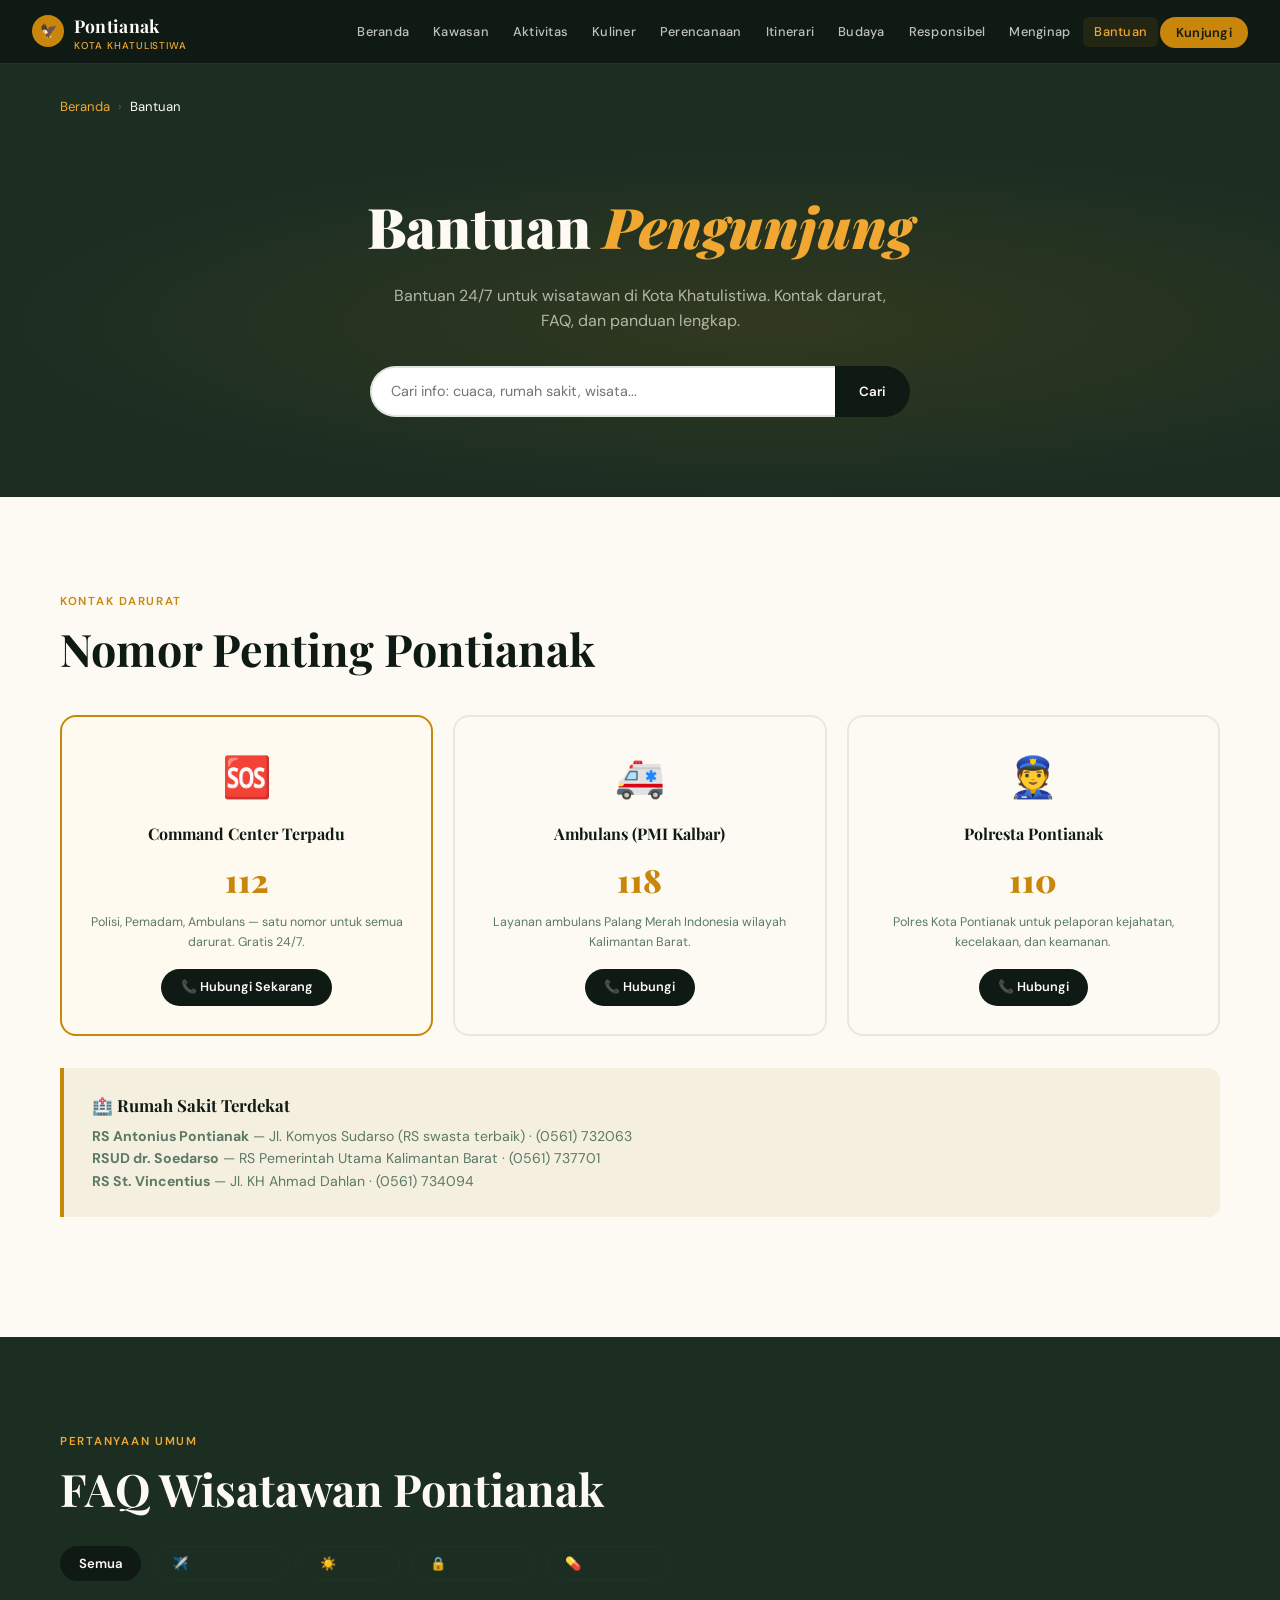
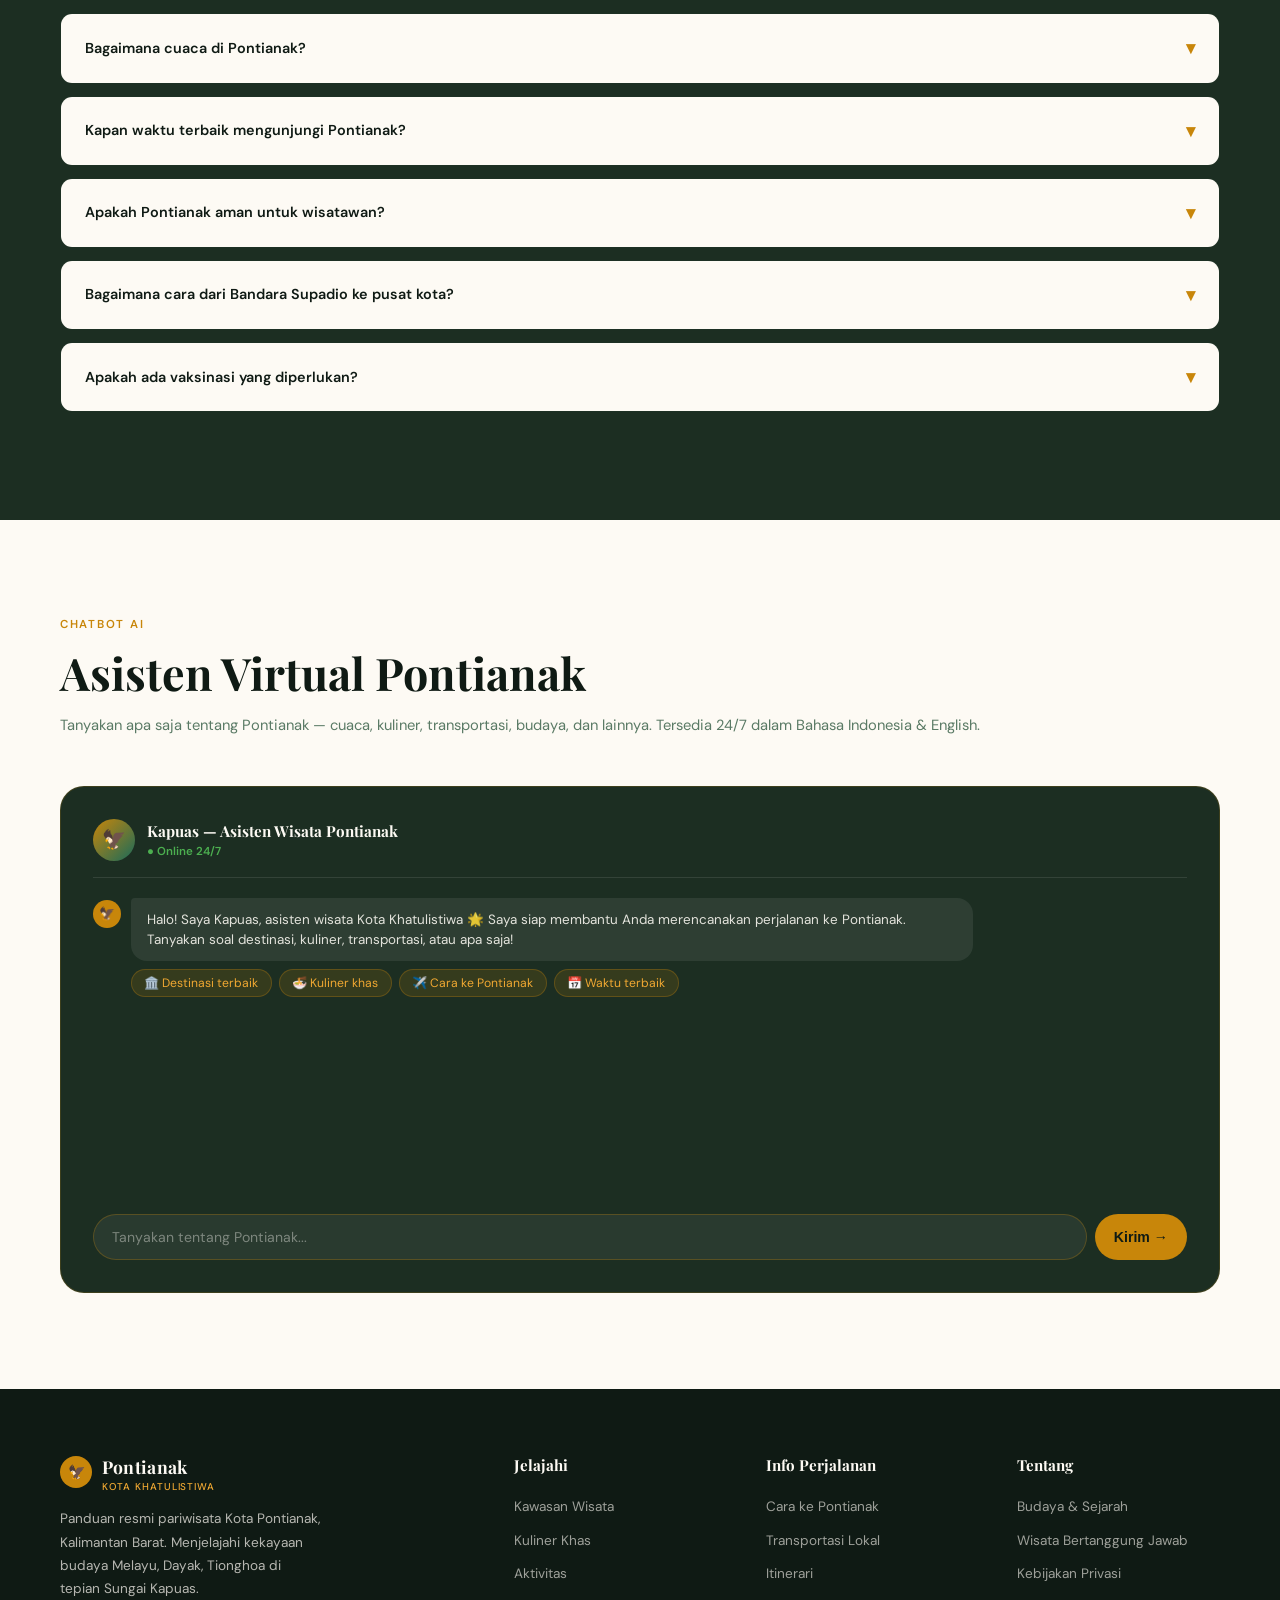
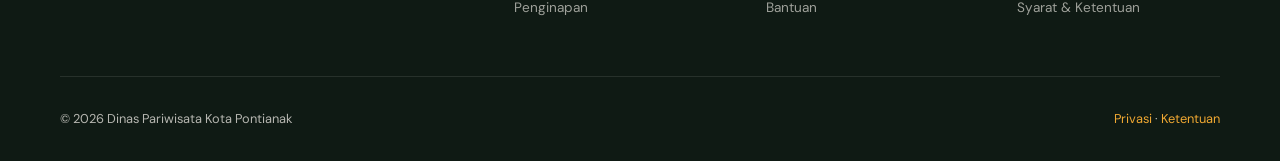
<file: support.html>
<!DOCTYPE html>
<html lang="id">
<head>
  <meta charset="UTF-8">
  <meta name="viewport" content="width=device-width, initial-scale=1.0">
  <title>Bantuan Pengunjung Pontianak</title>
  <link rel="stylesheet" href="css/style.css">
  <style>
    .emergency-grid { display: grid; grid-template-columns: repeat(3, 1fr); gap: 1.25rem; margin-top: 2.5rem; }
    .emg-card {
      background: var(--white);
      border: 2px solid rgba(46,74,56,0.1);
      border-radius: 16px;
      padding: 1.75rem;
      text-align: center;
      transition: all 0.25s;
    }
    .emg-card.primary { border-color: var(--primary); background: #fffaf0; }
    .emg-card:hover { transform: translateY(-3px); box-shadow: 0 10px 30px rgba(15,26,20,0.1); }
    .emg-card .emg-icon { font-size: 2.5rem; margin-bottom: 0.75rem; }
    .emg-card h3 { font-family: var(--font-display); font-size: 1rem; color: var(--dark); margin-bottom: 0.25rem; }
    .emg-card .number {
      font-family: var(--font-display);
      font-size: 2rem;
      font-weight: 900;
      color: var(--primary);
      margin: 0.5rem 0;
    }
    .emg-card p { font-size: 0.78rem; color: var(--text-muted); margin-bottom: 1rem; }
    .call-btn {
      display: inline-block;
      background: var(--dark);
      color: var(--white);
      padding: 0.5rem 1.2rem;
      border-radius: 20px;
      font-size: 0.8rem;
      font-weight: 600;
      text-decoration: none;
      transition: background 0.2s;
    }
    .call-btn:hover { background: var(--primary); color: var(--dark); }

    .search-bar {
      display: flex;
      gap: 0;
      max-width: 540px;
      margin: 2rem auto 0;
    }
    .search-bar input {
      flex: 1;
      padding: 0.9rem 1.2rem;
      border: 2px solid rgba(46,74,56,0.15);
      border-right: none;
      border-radius: 30px 0 0 30px;
      font-size: 0.9rem;
      outline: none;
      font-family: var(--font-body);
      color: var(--text);
    }
    .search-bar button {
      padding: 0.9rem 1.5rem;
      background: var(--dark);
      color: var(--white);
      border: none;
      border-radius: 0 30px 30px 0;
      font-weight: 600;
      cursor: pointer;
      font-family: var(--font-body);
    }

    .service-tabs { display: flex; gap: 0.75rem; margin: 2rem 0; flex-wrap: wrap; }
    .svc-tab {
      padding: 0.5rem 1.1rem;
      border-radius: 20px;
      border: 1.5px solid rgba(46,74,56,0.15);
      background: transparent;
      font-size: 0.82rem;
      font-weight: 600;
      cursor: pointer;
      font-family: var(--font-body);
      color: var(--text);
      transition: all 0.2s;
    }
    .svc-tab:hover, .svc-tab.active { background: var(--dark); border-color: var(--dark); color: var(--white); }

    .faq-list { margin-top: 2rem; }
    .faq-item {
      border: 1px solid rgba(46,74,56,0.1);
      border-radius: 12px;
      margin-bottom: 0.75rem;
      overflow: hidden;
    }
    .faq-q {
      display: flex;
      justify-content: space-between;
      align-items: center;
      padding: 1.25rem 1.5rem;
      cursor: pointer;
      font-weight: 600;
      font-size: 0.9rem;
      color: var(--dark);
      background: var(--white);
      transition: background 0.2s;
    }
    .faq-q:hover { background: var(--light); }
    .faq-q .chevron { transition: transform 0.3s; color: var(--primary); font-size: 1.1rem; }
    .faq-q.open .chevron { transform: rotate(180deg); }
    .faq-a {
      display: none;
      padding: 0 1.5rem 1.25rem;
      font-size: 0.85rem;
      color: var(--text-muted);
      line-height: 1.7;
      background: var(--white);
    }
    .faq-a.show { display: block; }

    .chatbot-section {
      background: var(--dark2);
      border-radius: 24px;
      padding: 2rem;
      margin-top: 3rem;
      border: 1px solid rgba(200,134,10,0.2);
    }
    .chatbot-header {
      display: flex;
      align-items: center;
      gap: 0.75rem;
      margin-bottom: 1.25rem;
      padding-bottom: 1rem;
      border-bottom: 1px solid rgba(253,250,244,0.1);
    }
    .bot-avatar {
      width: 42px; height: 42px;
      background: linear-gradient(135deg, var(--primary), var(--accent));
      border-radius: 50%;
      display: flex; align-items: center; justify-content: center;
      font-size: 1.2rem;
    }
    .bot-info h4 { font-family: var(--font-display); color: var(--white); font-size: 0.95rem; }
    .bot-status { font-size: 0.72rem; color: #4caf50; font-weight: 600; }
    .chat-messages {
      height: 300px;
      overflow-y: auto;
      display: flex;
      flex-direction: column;
      gap: 0.75rem;
      padding-right: 0.25rem;
      margin-bottom: 1rem;
    }
    .chat-messages::-webkit-scrollbar { width: 4px; }
    .chat-messages::-webkit-scrollbar-thumb { background: rgba(200,134,10,0.3); border-radius: 4px; }
    .msg { display: flex; gap: 0.6rem; }
    .msg.user { flex-direction: row-reverse; }
    .msg-bubble {
      max-width: 80%;
      padding: 0.7rem 1rem;
      border-radius: 16px;
      font-size: 0.84rem;
      line-height: 1.5;
    }
    .msg.bot .msg-bubble {
      background: rgba(253,250,244,0.08);
      color: rgba(253,250,244,0.88);
      border-radius: 4px 16px 16px 16px;
    }
    .msg.user .msg-bubble {
      background: var(--primary);
      color: var(--dark);
      font-weight: 500;
      border-radius: 16px 4px 16px 16px;
    }
    .msg-avatar {
      width: 28px; height: 28px;
      border-radius: 50%;
      background: var(--primary);
      display: flex; align-items: center; justify-content: center;
      font-size: 0.8rem;
      flex-shrink: 0;
      margin-top: 2px;
    }
    .msg.user .msg-avatar { background: rgba(253,250,244,0.15); }
    .chat-input-row {
      display: flex;
      gap: 0.5rem;
    }
    .chat-input-row input {
      flex: 1;
      padding: 0.8rem 1.1rem;
      border-radius: 30px;
      border: 1.5px solid rgba(200,134,10,0.3);
      background: rgba(253,250,244,0.06);
      color: var(--white);
      font-size: 0.88rem;
      font-family: var(--font-body);
      outline: none;
    }
    .chat-input-row input::placeholder { color: rgba(253,250,244,0.4); }
    .chat-input-row button {
      padding: 0.8rem 1.2rem;
      background: var(--primary);
      border: none;
      border-radius: 30px;
      color: var(--dark);
      font-weight: 700;
      cursor: pointer;
      font-size: 0.88rem;
    }
    .chat-input-row button:disabled { opacity: 0.5; cursor: not-allowed; }
    .typing-dot { display: inline-flex; gap: 3px; align-items: center; }
    .typing-dot span {
      width: 6px; height: 6px;
      border-radius: 50%;
      background: rgba(253,250,244,0.5);
      animation: blink 1.2s infinite;
    }
    .typing-dot span:nth-child(2) { animation-delay: 0.2s; }
    .typing-dot span:nth-child(3) { animation-delay: 0.4s; }
    @keyframes blink { 0%,80%,100%{opacity:0.2} 40%{opacity:1} }
    .quick-replies { display: flex; gap: 0.4rem; flex-wrap: wrap; margin-top: 0.5rem; }
    .qr-btn {
      padding: 0.3rem 0.8rem;
      background: rgba(200,134,10,0.15);
      border: 1px solid rgba(200,134,10,0.3);
      border-radius: 16px;
      font-size: 0.76rem;
      color: var(--primary-light);
      cursor: pointer;
      font-family: var(--font-body);
      transition: all 0.2s;
    }
    .qr-btn:hover { background: rgba(200,134,10,0.3); }
    @media (max-width: 700px) {
      .emergency-grid { grid-template-columns: 1fr; }
    }
  </style>
</head>
<body>
  <div class="breadcrumb">
    <div class="container">
      <a href="index.html">Beranda</a>
      <span class="sep">›</span>
      <span class="current">Bantuan</span>
    </div>
  </div>
  <div class="page-hero">
    <div class="container">
      <h1>Bantuan <em>Pengunjung</em></h1>
      <p>Bantuan 24/7 untuk wisatawan di Kota Khatulistiwa. Kontak darurat, FAQ, dan panduan lengkap.</p>
      <div class="search-bar">
        <input type="text" placeholder="Cari info: cuaca, rumah sakit, wisata...">
        <button>Cari</button>
      </div>
    </div>
  </div>

  <section class="section">
    <div class="container">
      <div class="section-label">Kontak Darurat</div>
      <h2 class="section-title">Nomor Penting Pontianak</h2>
      <div class="emergency-grid">
        <div class="emg-card primary reveal">
          <div class="emg-icon">🆘</div>
          <h3>Command Center Terpadu</h3>
          <div class="number">112</div>
          <p>Polisi, Pemadam, Ambulans — satu nomor untuk semua darurat. Gratis 24/7.</p>
          <a href="tel:112" class="call-btn">📞 Hubungi Sekarang</a>
        </div>
        <div class="emg-card reveal">
          <div class="emg-icon">🚑</div>
          <h3>Ambulans (PMI Kalbar)</h3>
          <div class="number">118</div>
          <p>Layanan ambulans Palang Merah Indonesia wilayah Kalimantan Barat.</p>
          <a href="tel:118" class="call-btn">📞 Hubungi</a>
        </div>
        <div class="emg-card reveal">
          <div class="emg-icon">👮</div>
          <h3>Polresta Pontianak</h3>
          <div class="number">110</div>
          <p>Polres Kota Pontianak untuk pelaporan kejahatan, kecelakaan, dan keamanan.</p>
          <a href="tel:110" class="call-btn">📞 Hubungi</a>
        </div>
      </div>

      <div class="info-box reveal" style="margin-top:2rem">
        <h3>🏥 Rumah Sakit Terdekat</h3>
        <p><strong>RS Antonius Pontianak</strong> — Jl. Komyos Sudarso (RS swasta terbaik) · (0561) 732063<br>
        <strong>RSUD dr. Soedarso</strong> — RS Pemerintah Utama Kalimantan Barat · (0561) 737701<br>
        <strong>RS St. Vincentius</strong> — Jl. KH Ahmad Dahlan · (0561) 734094</p>
      </div>
    </div>
  </section>

  <!-- FAQ -->
  <section class="section section-dark">
    <div class="container">
      <div class="section-label" style="color:var(--primary-light)">Pertanyaan Umum</div>
      <h2 class="section-title">FAQ Wisatawan Pontianak</h2>
      <div class="service-tabs">
        <button class="svc-tab active">Semua</button>
        <button class="svc-tab">✈️ Transportasi</button>
        <button class="svc-tab">☀️ Cuaca</button>
        <button class="svc-tab">🔒 Keamanan</button>
        <button class="svc-tab">💊 Kesehatan</button>
      </div>
      <div class="faq-list">
        <div class="faq-item">
          <div class="faq-q" onclick="toggleFaq(this)">
            <span>Bagaimana cuaca di Pontianak?</span>
            <span class="chevron">▾</span>
          </div>
          <div class="faq-a">Pontianak beriklim tropis panas dan lembab sepanjang tahun, dengan suhu 28–34°C. Kelembaban tinggi (85%+). Hujan bisa turun kapan saja, terutama sore hari. Bawalah pakaian ringan, tabir surya, dan payung kecil. Tidak ada musim dingin atau salju!</div>
        </div>
        <div class="faq-item">
          <div class="faq-q" onclick="toggleFaq(this)">
            <span>Kapan waktu terbaik mengunjungi Pontianak?</span>
            <span class="chevron">▾</span>
          </div>
          <div class="faq-a">Pontianak bisa dikunjungi kapan saja. Namun waktu terbaik adalah saat fenomena Kulminasi Matahari — 21-23 Maret dan 21-23 September, ketika matahari tepat di atas Tugu Khatulistiwa dan bayangan benda menghilang. Jika ingin menyaksikan Cap Go Meh terbesar, kunjungi saat Tahun Baru Tionghoa (Januari/Februari).</div>
        </div>
        <div class="faq-item">
          <div class="faq-q" onclick="toggleFaq(this)">
            <span>Apakah Pontianak aman untuk wisatawan?</span>
            <span class="chevron">▾</span>
          </div>
          <div class="faq-a">Pontianak umumnya aman untuk wisatawan. Seperti kota besar lainnya, tetap waspada terhadap pencopetan di keramaian. Hindari berjalan sendirian di gang sepi malam hari. Simpan dokumen penting di hotel. Gunakan Gojek/Grab daripada ojek tidak resmi untuk keamanan lebih.</div>
        </div>
        <div class="faq-item">
          <div class="faq-q" onclick="toggleFaq(this)">
            <span>Bagaimana cara dari Bandara Supadio ke pusat kota?</span>
            <span class="chevron">▾</span>
          </div>
          <div class="faq-a">Dari Bandara Internasional Supadio (PNK) ke pusat kota Pontianak berjarak sekitar 17 km. Cara termudah: pesan GrabCar/Gojek langsung dari aplikasi (~Rp 60-80k, 25-40 menit). Taksi resmi bandara juga tersedia (~Rp 100k). Shuttle bus bandara tersedia ke beberapa hotel besar.</div>
        </div>
        <div class="faq-item">
          <div class="faq-q" onclick="toggleFaq(this)">
            <span>Apakah ada vaksinasi yang diperlukan?</span>
            <span class="chevron">▾</span>
          </div>
          <div class="faq-a">Tidak ada vaksinasi wajib khusus untuk mengunjungi Pontianak. Namun sangat disarankan: vaksin Hepatitis A dan B, Tifoid, dan pastikan vaksin rutin (MMR, DPT) sudah lengkap. Gunakan obat nyamuk untuk mencegah malaria dan demam berdarah, terutama jika berencana ke hutan atau desa terpencil.</div>
        </div>
      </div>
    </div>
  </section>

  <!-- Chatbot AI -->
  <section class="section">
    <div class="container">
      <div class="section-label">Chatbot AI</div>
      <h2 class="section-title">Asisten Virtual Pontianak</h2>
      <p style="color:var(--text-muted);font-size:0.92rem;margin-bottom:0">Tanyakan apa saja tentang Pontianak — cuaca, kuliner, transportasi, budaya, dan lainnya. Tersedia 24/7 dalam Bahasa Indonesia & English.</p>
      <div class="chatbot-section">
        <div class="chatbot-header">
          <div class="bot-avatar">🦅</div>
          <div class="bot-info">
            <h4>Kapuas — Asisten Wisata Pontianak</h4>
            <div class="bot-status">● Online 24/7</div>
          </div>
        </div>
        <div class="chat-messages" id="chatMessages">
          <div class="msg bot">
            <div class="msg-avatar">🦅</div>
            <div>
              <div class="msg-bubble">Halo! Saya Kapuas, asisten wisata Kota Khatulistiwa 🌟 Saya siap membantu Anda merencanakan perjalanan ke Pontianak. Tanyakan soal destinasi, kuliner, transportasi, atau apa saja!</div>
              <div class="quick-replies">
                <button class="qr-btn" onclick="sendQuick('Apa destinasi terbaik di Pontianak?')">🏛️ Destinasi terbaik</button>
                <button class="qr-btn" onclick="sendQuick('Kuliner khas Pontianak apa saja?')">🍜 Kuliner khas</button>
                <button class="qr-btn" onclick="sendQuick('Bagaimana cara ke Pontianak?')">✈️ Cara ke Pontianak</button>
                <button class="qr-btn" onclick="sendQuick('Kapan waktu terbaik ke Pontianak?')">📅 Waktu terbaik</button>
              </div>
            </div>
          </div>
        </div>
        <div class="chat-input-row">
          <input type="text" id="chatInput" placeholder="Tanyakan tentang Pontianak..." onkeydown="if(event.key==='Enter')sendChat()">
          <button id="sendBtn" onclick="sendChat()">Kirim →</button>
        </div>
      </div>
    </div>
  </section>

  <script src="js/layout.js"></script>
  <script>
    function toggleFaq(el) {
      el.classList.toggle('open');
      el.nextElementSibling.classList.toggle('show');
    }
    document.querySelectorAll('.svc-tab').forEach(btn => {
      btn.addEventListener('click', () => {
        document.querySelectorAll('.svc-tab').forEach(b => b.classList.remove('active'));
        btn.classList.add('active');
      });
    });

    const chatHistory = [];

    function addMsg(role, html, isHTML = false) {
      const box = document.getElementById('chatMessages');
      const isBot = role === 'bot';
      const div = document.createElement('div');
      div.className = 'msg ' + role;
      div.innerHTML = `
        <div class="msg-avatar">${isBot ? '🦅' : '👤'}</div>
        <div class="msg-bubble">${isHTML ? html : html.replace(/</g,'&lt;')}</div>`;
      box.appendChild(div);
      box.scrollTop = box.scrollHeight;
    }

    function addTyping() {
      const box = document.getElementById('chatMessages');
      const div = document.createElement('div');
      div.className = 'msg bot'; div.id = 'typingMsg';
      div.innerHTML = `<div class="msg-avatar">🦅</div><div class="msg-bubble"><div class="typing-dot"><span></span><span></span><span></span></div></div>`;
      box.appendChild(div);
      box.scrollTop = box.scrollHeight;
    }

    function removeTyping() {
      const t = document.getElementById('typingMsg');
      if (t) t.remove();
    }

    async function sendChat() {
      const input = document.getElementById('chatInput');
      const btn = document.getElementById('sendBtn');
      const text = input.value.trim();
      if (!text) return;
      input.value = '';
      btn.disabled = true;
      addMsg('user', text);
      chatHistory.push({ role: 'user', content: text });
      addTyping();

      try {
        const res = await fetch('https://api.anthropic.com/v1/messages', {
          method: 'POST',
          headers: { 'Content-Type': 'application/json' },
          body: JSON.stringify({
            model: 'claude-sonnet-4-20250514',
            max_tokens: 1000,
            system: `Kamu adalah Kapuas, asisten wisata virtual untuk Kota Pontianak, Kalimantan Barat, Indonesia. 
Kamu sangat bersemangat dan ramah membantu wisatawan. 
Fokus menjawab pertanyaan seputar: destinasi wisata Pontianak, kuliner khas (mie tiaw, bubur pedas, pisang goreng, dll), transportasi, budaya Melayu/Dayak/Tionghoa, akomodasi, event (Kulminasi Matahari, Gawai Dayak, Cap Go Meh), dan tips perjalanan.
Jawab dalam bahasa yang sama dengan pertanyaan (Indonesia atau English).
Jawaban singkat dan informatif, maksimal 3 paragraf. Gunakan emoji secukupnya agar menarik.`,
            messages: chatHistory
          })
        });
        const data = await res.json();
        const reply = data.content?.[0]?.text || 'Maaf, saya tidak bisa menjawab saat ini. Silakan coba lagi!';
        removeTyping();
        chatHistory.push({ role: 'assistant', content: reply });
        addMsg('bot', reply.replace(/\n/g, '<br>'), true);
      } catch (e) {
        removeTyping();
        addMsg('bot', 'Maaf, terjadi gangguan koneksi. Silakan coba lagi dalam beberapa saat 🙏');
      }
      btn.disabled = false;
      document.getElementById('chatInput').focus();
    }

    function sendQuick(text) {
      document.getElementById('chatInput').value = text;
      sendChat();
    }
  </script>
</body>
</html>
</file>
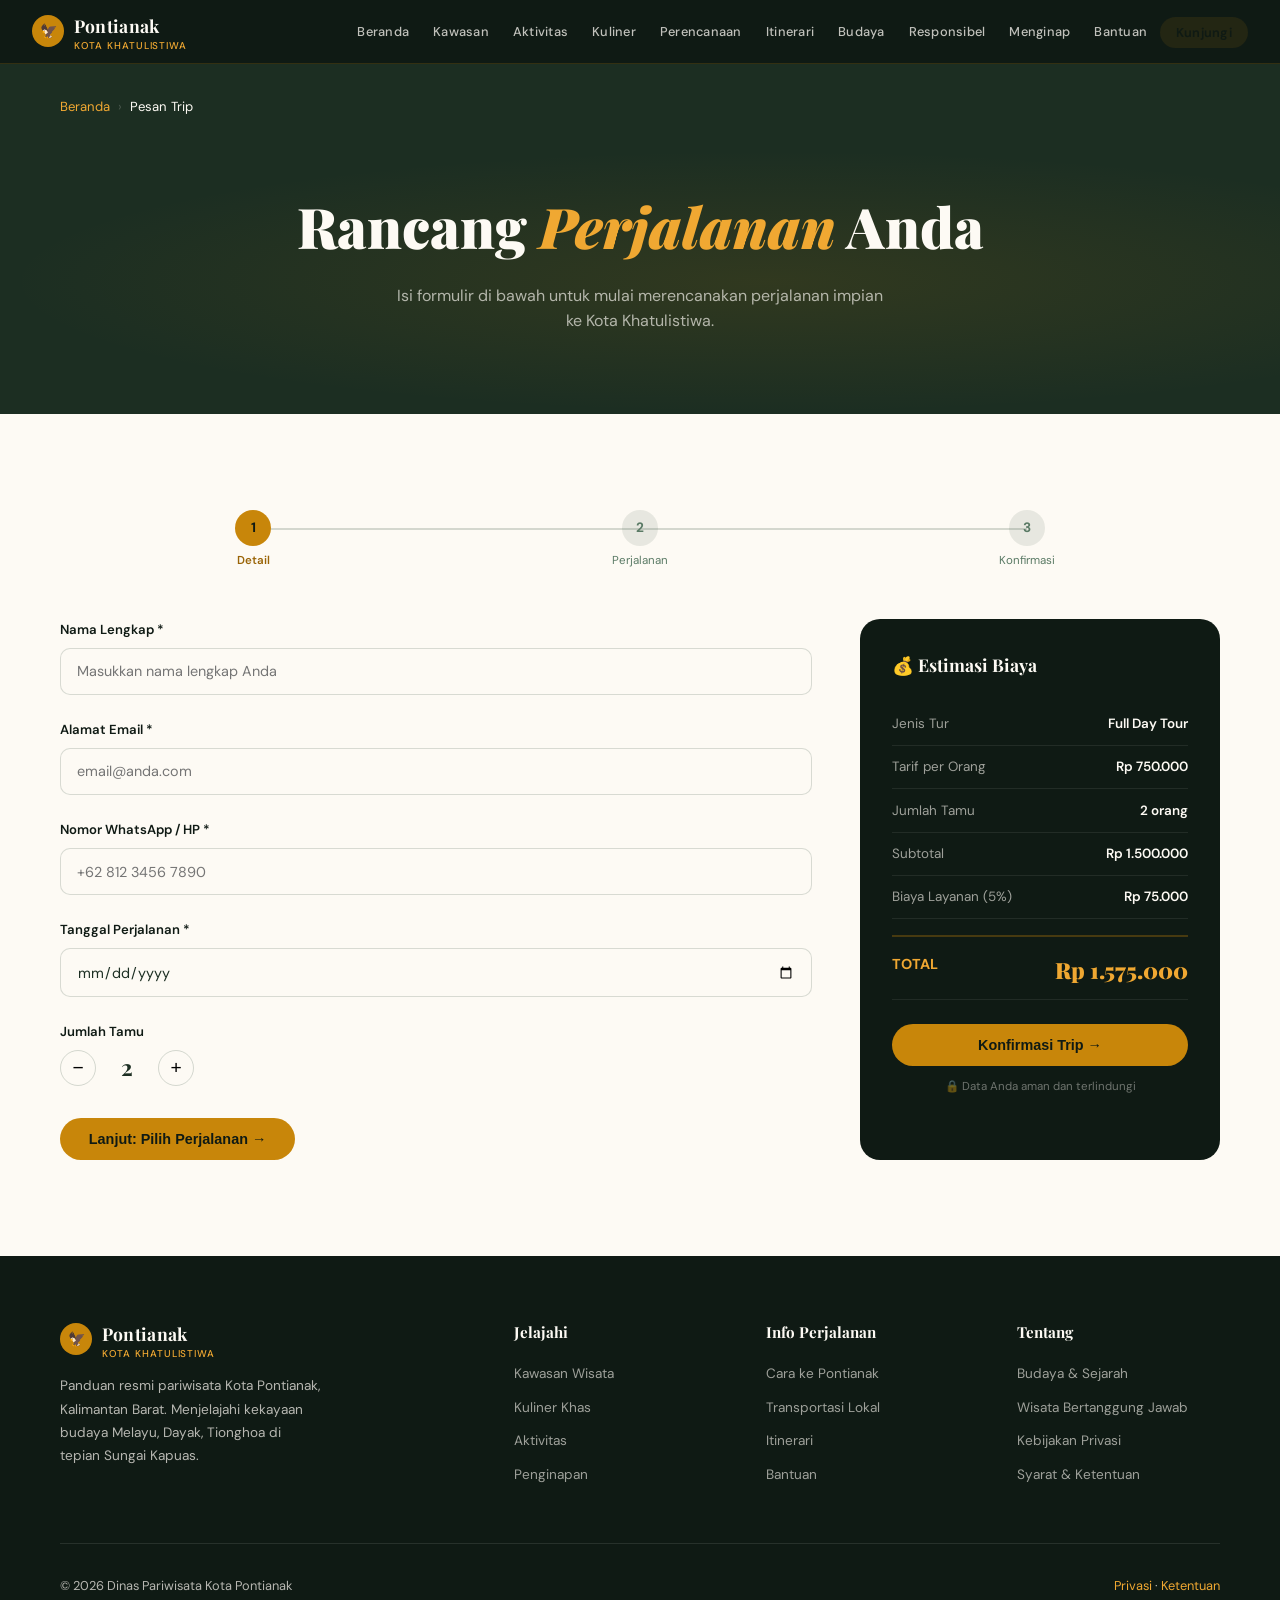
<file: visit.html>
<!DOCTYPE html>
<html lang="id">
<head>
  <meta charset="UTF-8">
  <meta name="viewport" content="width=device-width, initial-scale=1.0">
  <title>Pesan Trip – Pontianak</title>
  <link rel="stylesheet" href="css/style.css">
  <style>
    .visit-layout {
      display: grid;
      grid-template-columns: 1fr 360px;
      gap: 3rem;
      margin-top: 3rem;
    }
    .form-section { background: var(--white); }
    .step-indicator {
      display: flex;
      gap: 0;
      margin-bottom: 3rem;
    }
    .step {
      flex: 1;
      text-align: center;
      position: relative;
    }
    .step::after {
      content: '';
      position: absolute;
      top: 18px;
      right: -50%;
      width: 100%;
      height: 2px;
      background: rgba(46,74,56,0.15);
    }
    .step:last-child::after { display: none; }
    .step .step-num {
      width: 36px; height: 36px;
      border-radius: 50%;
      background: rgba(46,74,56,0.1);
      color: var(--text-muted);
      font-weight: 700;
      font-size: 0.85rem;
      display: flex;
      align-items: center;
      justify-content: center;
      margin: 0 auto 0.4rem;
      position: relative;
      z-index: 1;
    }
    .step.active .step-num { background: var(--primary); color: var(--dark); }
    .step.done .step-num { background: var(--accent); color: var(--white); }
    .step .step-label { font-size: 0.72rem; color: var(--text-muted); }
    .step.active .step-label { color: var(--primary-dark); font-weight: 600; }

    .form-group { margin-bottom: 1.5rem; }
    .form-group label {
      display: block;
      font-size: 0.82rem;
      font-weight: 600;
      color: var(--dark);
      margin-bottom: 0.5rem;
    }
    .form-group input, .form-group select, .form-group textarea {
      width: 100%;
      padding: 0.85rem 1rem;
      border: 1.5px solid rgba(46,74,56,0.18);
      border-radius: 10px;
      font-size: 0.9rem;
      font-family: var(--font-body);
      color: var(--text);
      outline: none;
      transition: border-color 0.2s;
      background: var(--white);
    }
    .form-group input:focus, .form-group select:focus, .form-group textarea:focus {
      border-color: var(--primary);
      box-shadow: 0 0 0 3px rgba(200,134,10,0.1);
    }

    .counter-row { display: flex; align-items: center; gap: 1rem; }
    .counter-btn {
      width: 36px; height: 36px;
      border-radius: 50%;
      border: 1.5px solid rgba(46,74,56,0.2);
      background: transparent;
      font-size: 1.2rem;
      cursor: pointer;
      display: flex;
      align-items: center;
      justify-content: center;
      transition: all 0.2s;
    }
    .counter-btn:hover { background: var(--primary); border-color: var(--primary); color: var(--dark); }
    .counter-val { font-family: var(--font-display); font-size: 1.4rem; font-weight: 700; min-width: 30px; text-align: center; }

    .type-options { display: grid; grid-template-columns: repeat(3, 1fr); gap: 0.75rem; }
    .type-opt { position: relative; }
    .type-opt input[type=radio] { display: none; }
    .type-opt label {
      display: flex;
      flex-direction: column;
      align-items: center;
      gap: 0.4rem;
      padding: 1rem;
      border: 1.5px solid rgba(46,74,56,0.15);
      border-radius: 12px;
      cursor: pointer;
      transition: all 0.2s;
      font-size: 0.82rem;
      font-weight: 500;
      color: var(--text);
    }
    .type-opt label .icon { font-size: 1.5rem; }
    .type-opt input:checked + label {
      border-color: var(--primary);
      background: #fffaf0;
      color: var(--primary-dark);
      font-weight: 600;
    }

    .price-summary {
      background: var(--dark);
      border-radius: 20px;
      padding: 2rem;
      color: var(--white);
      position: sticky;
      top: 80px;
    }
    .price-summary h3 { font-family: var(--font-display); font-size: 1.1rem; margin-bottom: 1.5rem; }
    .price-row { display: flex; justify-content: space-between; padding: 0.65rem 0; font-size: 0.84rem; }
    .price-row:not(:last-child) { border-bottom: 1px solid rgba(253,250,244,0.08); }
    .price-row .label { color: rgba(253,250,244,0.6); }
    .price-row .val { font-weight: 600; color: var(--white); }
    .price-total { margin-top: 1rem; padding-top: 1rem; border-top: 2px solid rgba(200,134,10,0.3); }
    .price-total .val { font-family: var(--font-display); font-size: 1.4rem; color: var(--primary-light); font-weight: 900; }
    .price-summary .btn { width: 100%; justify-content: center; margin-top: 1.5rem; }
    .secure-note { font-size: 0.72rem; color: rgba(253,250,244,0.4); text-align: center; margin-top: 0.75rem; }

    .price-row { display: flex; justify-content: space-between; padding: 0.65rem 0; font-size: 0.84rem; }
    .price-row:not(:last-child) { border-bottom: 1px solid rgba(253,250,244,0.08); }
    .price-row .label { color: rgba(253,250,244,0.6); }
    .price-row .val { font-weight: 600; color: var(--white); }
    .price-total { margin-top: 1rem; padding-top: 1rem; border-top: 2px solid rgba(200,134,10,0.3); }
    .price-total .val { font-family: var(--font-display); font-size: 1.4rem; color: var(--primary-light); font-weight: 900; }
    .price-summary .btn { width: 100%; justify-content: center; margin-top: 1.5rem; }
    .secure-note { font-size: 0.72rem; color: rgba(253,250,244,0.4); text-align: center; margin-top: 0.75rem; }

    /* Multi-step */
    .form-step { display: none; }
    .form-step.active { display: block; }
    .step-nav { display: flex; gap: 1rem; margin-top: 2rem; }
    .step.done .step-num { background: var(--accent); color: var(--white); }
    .step::after { background: rgba(46,74,56,0.2); }

    /* Step 2 - extras */
    .addon-grid { display: grid; grid-template-columns: repeat(2,1fr); gap: 0.75rem; margin-top: 0.5rem; }
    .addon-opt { position: relative; }
    .addon-opt input[type=checkbox] { display: none; }
    .addon-opt label {
      display: flex; align-items: center; gap: 0.75rem;
      padding: 0.9rem 1rem;
      border: 1.5px solid rgba(46,74,56,0.15);
      border-radius: 12px; cursor: pointer;
      transition: all 0.2s; font-size: 0.84rem; color: var(--text);
    }
    .addon-opt label .a-icon { font-size: 1.4rem; }
    .addon-opt label .a-price { margin-left: auto; color: var(--primary-dark); font-weight: 700; font-size: 0.8rem; }
    .addon-opt input:checked + label { border-color: var(--primary); background: #fffaf0; color: var(--primary-dark); }

    /* Step 3 - confirmation */
    .confirm-card {
      background: var(--light);
      border-radius: 16px;
      padding: 2rem;
      border: 1px solid rgba(46,74,56,0.12);
    }
    .confirm-row { display: flex; justify-content: space-between; padding: 0.6rem 0; border-bottom: 1px solid rgba(46,74,56,0.08); font-size: 0.88rem; }
    .confirm-row:last-child { border: none; }
    .confirm-row .lbl { color: var(--text-muted); }
    .confirm-row .val { font-weight: 600; color: var(--dark); }
    .success-banner {
      display: none; text-align: center; padding: 3rem 1.5rem;
      background: linear-gradient(135deg,#e8f5e9,#f1f8e9);
      border-radius: 20px; border: 2px solid #4caf50;
    }
    .success-banner.show { display: block; }
    .success-banner .big-icon { font-size: 4rem; margin-bottom: 1rem; }
    .success-banner h3 { font-family: var(--font-display); font-size: 1.6rem; color: var(--dark); margin-bottom: 0.5rem; }
    .success-banner p { color: var(--text-muted); font-size: 0.9rem; }

    @media (max-width: 900px) {
      .visit-layout { grid-template-columns: 1fr; }
      .price-summary { position: static; }
      .type-options { grid-template-columns: repeat(3, 1fr); }
      .addon-grid { grid-template-columns: 1fr; }
    }
  </style>
</head>
<body>
  <div class="breadcrumb">
    <div class="container">
      <a href="index.html">Beranda</a>
      <span class="sep">›</span>
      <span class="current">Pesan Trip</span>
    </div>
  </div>
  <div class="page-hero">
    <div class="container">
      <h1>Rancang <em>Perjalanan</em> Anda</h1>
      <p>Isi formulir di bawah untuk mulai merencanakan perjalanan impian ke Kota Khatulistiwa.</p>
    </div>
  </div>

  <section class="section">
    <div class="container">
      <div class="step-indicator" id="stepIndicator">
        <div class="step active" id="si1"><div class="step-num">1</div><div class="step-label">Detail</div></div>
        <div class="step" id="si2"><div class="step-num">2</div><div class="step-label">Perjalanan</div></div>
        <div class="step" id="si3"><div class="step-num">3</div><div class="step-label">Konfirmasi</div></div>
      </div>

      <div class="visit-layout">
        <div>
          <!-- STEP 1: Data Diri -->
          <div class="form-step active" id="step1">
            <div class="form-group">
              <label>Nama Lengkap *</label>
              <input type="text" id="f-name" placeholder="Masukkan nama lengkap Anda">
            </div>
            <div class="form-group">
              <label>Alamat Email *</label>
              <input type="email" id="f-email" placeholder="email@anda.com">
            </div>
            <div class="form-group">
              <label>Nomor WhatsApp / HP *</label>
              <input type="tel" id="f-phone" placeholder="+62 812 3456 7890">
            </div>
            <div class="form-group">
              <label>Tanggal Perjalanan *</label>
              <input type="date" id="travel-date">
            </div>
            <div class="form-group">
              <label>Jumlah Tamu</label>
              <div class="counter-row">
                <button class="counter-btn" onclick="changeGuests(-1)">−</button>
                <div class="counter-val" id="guest-count">2</div>
                <button class="counter-btn" onclick="changeGuests(1)">+</button>
              </div>
            </div>
            <div class="step-nav">
              <button class="btn btn-primary" onclick="goStep(2)">Lanjut: Pilih Perjalanan →</button>
            </div>
          </div>

          <!-- STEP 2: Detail Perjalanan -->
          <div class="form-step" id="step2">
            <div class="form-group">
              <label>Durasi Tur</label>
              <select id="duration" onchange="calcPrice()">
                <option value="750000">Full Day Tour (~12 jam) — Rp 750.000/orang</option>
                <option value="450000">Half Day Tour (~6 jam) — Rp 450.000/orang</option>
              </select>
            </div>
            <div class="form-group">
              <label>Destinasi Utama</label>
              <select id="f-dest">
                <option>Kota Pontianak — Sejarah & Budaya</option>
                <option>Susur Sungai Kapuas</option>
                <option>Mangrove Kubu Raya</option>
                <option>Day Trip Singkawang</option>
                <option>Ekspedisi Danau Sentarum</option>
              </select>
            </div>
            <div class="form-group">
              <label>Jenis Perjalanan</label>
              <div class="type-options">
                <div class="type-opt">
                  <input type="radio" name="trip-type" id="type-nature" value="Alam" checked>
                  <label for="type-nature"><span class="icon">🌿</span>Alam</label>
                </div>
                <div class="type-opt">
                  <input type="radio" name="trip-type" id="type-heritage" value="Budaya">
                  <label for="type-heritage"><span class="icon">🏛️</span>Budaya</label>
                </div>
                <div class="type-opt">
                  <input type="radio" name="trip-type" id="type-culinary" value="Kuliner">
                  <label for="type-culinary"><span class="icon">🍜</span>Kuliner</label>
                </div>
              </div>
            </div>
            <div class="form-group">
              <label>Layanan Tambahan (Add-on)</label>
              <div class="addon-grid">
                <div class="addon-opt">
                  <input type="checkbox" id="add-guide" value="150000" onchange="calcPrice()">
                  <label for="add-guide"><span class="a-icon">🎙️</span><span>Pemandu Wisata Bilingual</span><span class="a-price">+Rp 150k</span></label>
                </div>
                <div class="addon-opt">
                  <input type="checkbox" id="add-photo" value="200000" onchange="calcPrice()">
                  <label for="add-photo"><span class="a-icon">📸</span><span>Fotografer Profesional</span><span class="a-price">+Rp 200k</span></label>
                </div>
                <div class="addon-opt">
                  <input type="checkbox" id="add-car" value="300000" onchange="calcPrice()">
                  <label for="add-car"><span class="a-icon">🚙</span><span>Sewa Mobil AC</span><span class="a-price">+Rp 300k</span></label>
                </div>
                <div class="addon-opt">
                  <input type="checkbox" id="add-boat" value="250000" onchange="calcPrice()">
                  <label for="add-boat"><span class="a-icon">🛥️</span><span>Tur Perahu Klotok</span><span class="a-price">+Rp 250k</span></label>
                </div>
              </div>
            </div>
            <div class="form-group">
              <label>Permintaan Khusus (opsional)</label>
              <textarea id="f-notes" rows="3" placeholder="Misalnya: vegetarian, kursi roda, bahasa Inggris..."></textarea>
            </div>
            <div class="step-nav">
              <button class="btn btn-outline" onclick="goStep(1)" style="border-color:rgba(46,74,56,0.3);color:var(--text)">← Kembali</button>
              <button class="btn btn-primary" onclick="goStep(3)">Lanjut: Konfirmasi →</button>
            </div>
          </div>

          <!-- STEP 3: Konfirmasi -->
          <div class="form-step" id="step3">
            <div class="confirm-card" id="confirmCard">
              <div class="section-label" style="margin-bottom:1rem">Ringkasan Pemesanan</div>
              <div class="confirm-row"><span class="lbl">Nama</span><span class="val" id="c-name">—</span></div>
              <div class="confirm-row"><span class="lbl">Email</span><span class="val" id="c-email">—</span></div>
              <div class="confirm-row"><span class="lbl">WhatsApp</span><span class="val" id="c-phone">—</span></div>
              <div class="confirm-row"><span class="lbl">Tanggal</span><span class="val" id="c-date">—</span></div>
              <div class="confirm-row"><span class="lbl">Jumlah Tamu</span><span class="val" id="c-guests">—</span></div>
              <div class="confirm-row"><span class="lbl">Destinasi</span><span class="val" id="c-dest">—</span></div>
              <div class="confirm-row"><span class="lbl">Jenis Tur</span><span class="val" id="c-type">—</span></div>
              <div class="confirm-row"><span class="lbl">Addons</span><span class="val" id="c-addons">—</span></div>
              <div class="confirm-row" style="margin-top:0.5rem;font-size:1rem">
                <span class="lbl" style="font-weight:700;color:var(--dark)">Total Pembayaran</span>
                <span class="val" style="color:var(--primary-dark);font-size:1.1rem" id="c-total">—</span>
              </div>
            </div>
            <div class="success-banner" id="successBanner">
              <div class="big-icon">🎉</div>
              <h3>Pemesanan Terkirim!</h3>
              <p>Terima kasih, <strong id="s-name"></strong>! Tim kami akan menghubungi Anda via WhatsApp / Email dalam 1×24 jam untuk konfirmasi perjalanan.</p>
              <a href="index.html" class="btn btn-primary" style="margin-top:1.5rem;display:inline-flex">← Kembali ke Beranda</a>
            </div>
            <div class="step-nav" id="step3nav">
              <button class="btn btn-outline" onclick="goStep(2)" style="border-color:rgba(46,74,56,0.3);color:var(--text)">← Kembali</button>
              <button class="btn btn-primary" onclick="submitForm()">✅ Konfirmasi & Pesan</button>
            </div>
          </div>
        </div>

        <div class="price-summary">
          <h3>💰 Estimasi Biaya</h3>
          <div class="price-row"><span class="label">Jenis Tur</span><span class="val" id="sum-type">Full Day</span></div>
          <div class="price-row"><span class="label">Tarif per Orang</span><span class="val" id="sum-rate">Rp 750.000</span></div>
          <div class="price-row"><span class="label">Jumlah Tamu</span><span class="val" id="sum-guests">2 orang</span></div>
          <div class="price-row"><span class="label">Subtotal</span><span class="val" id="sum-sub">Rp 1.500.000</span></div>
          <div class="price-row"><span class="label">Biaya Layanan (5%)</span><span class="val" id="sum-fee">Rp 75.000</span></div>
          <div class="price-row price-total">
            <span class="label" style="color:var(--primary-light);font-weight:700;font-size:0.9rem">TOTAL</span>
            <span class="val" id="sum-total">Rp 1.575.000</span>
          </div>
          <button class="btn btn-primary" onclick="alert('Terima kasih! Tim kami akan menghubungi Anda segera.')">
            Konfirmasi Trip →
          </button>
          <p class="secure-note">🔒 Data Anda aman dan terlindungi</p>
        </div>
      </div>
    </div>
  </section>

  <script src="js/layout.js"></script>
  <script>
    let guests = 2;
    function changeGuests(delta) {
      guests = Math.max(1, Math.min(20, guests + delta));
      document.getElementById('guest-count').textContent = guests;
      calcPrice();
    }

    function getAddons() {
      const addons = [];
      let extra = 0;
      [['add-guide','Pemandu Bilingual',150000],['add-photo','Fotografer',200000],['add-car','Sewa Mobil',300000],['add-boat','Tur Klotok',250000]].forEach(([id,name,price])=>{
        if(document.getElementById(id)?.checked){ addons.push(name); extra += price; }
      });
      return {addons, extra};
    }

    function calcPrice() {
      const sel = document.getElementById('duration');
      if(!sel) return;
      const rate = parseInt(sel.value);
      const label = sel.options[sel.selectedIndex].text.split(' (')[0];
      const {extra} = getAddons();
      const sub = rate * guests;
      const total_base = sub + extra;
      const fee = Math.round(total_base * 0.05);
      const total = total_base + fee;
      const fmt = n => 'Rp ' + n.toLocaleString('id-ID');
      document.getElementById('sum-type').textContent = label;
      document.getElementById('sum-rate').textContent = fmt(rate);
      document.getElementById('sum-guests').textContent = guests + ' orang';
      document.getElementById('sum-sub').textContent = fmt(sub);
      document.getElementById('sum-fee').textContent = fmt(fee);
      document.getElementById('sum-total').textContent = fmt(total);
    }

    function goStep(n) {
      // Validate step 1
      if(n === 2) {
        const name = document.getElementById('f-name').value.trim();
        const email = document.getElementById('f-email').value.trim();
        const phone = document.getElementById('f-phone').value.trim();
        const date = document.getElementById('travel-date').value;
        if(!name || !email || !phone || !date) { alert('Harap lengkapi semua field yang wajib diisi (*)'); return; }
      }
      // Populate step 3 summary
      if(n === 3) {
        const sel = document.getElementById('duration');
        const rate = parseInt(sel.value);
        const {addons, extra} = getAddons();
        const sub = rate * guests;
        const fee = Math.round((sub+extra)*0.05);
        const total = sub + extra + fee;
        const fmt = v => 'Rp ' + v.toLocaleString('id-ID');
        const tripType = document.querySelector('input[name="trip-type"]:checked')?.value || '—';
        document.getElementById('c-name').textContent = document.getElementById('f-name').value;
        document.getElementById('c-email').textContent = document.getElementById('f-email').value;
        document.getElementById('c-phone').textContent = document.getElementById('f-phone').value;
        const dateVal = document.getElementById('travel-date').value;
        document.getElementById('c-date').textContent = dateVal ? new Date(dateVal).toLocaleDateString('id-ID',{weekday:'long',year:'numeric',month:'long',day:'numeric'}) : '—';
        document.getElementById('c-guests').textContent = guests + ' orang';
        document.getElementById('c-dest').textContent = document.getElementById('f-dest').value;
        document.getElementById('c-type').textContent = tripType;
        document.getElementById('c-addons').textContent = addons.length ? addons.join(', ') : 'Tidak ada';
        document.getElementById('c-total').textContent = fmt(total);
        document.getElementById('sum-total').textContent = fmt(total);
      }
      [1,2,3].forEach(i => {
        document.getElementById('step'+i).classList.toggle('active', i===n);
        const si = document.getElementById('si'+i);
        si.classList.remove('active','done');
        if(i < n) si.classList.add('done');
        else if(i === n) si.classList.add('active');
      });
      window.scrollTo({top: 300, behavior:'smooth'});
    }

    function submitForm() {
      const name = document.getElementById('f-name').value;
      document.getElementById('s-name').textContent = name;
      document.getElementById('confirmCard').style.display = 'none';
      document.getElementById('step3nav').style.display = 'none';
      document.getElementById('successBanner').classList.add('show');
      // Mark all steps done
      ['si1','si2','si3'].forEach(id => {
        document.getElementById(id).classList.remove('active');
        document.getElementById(id).classList.add('done');
      });
    }

    calcPrice();
  </script>
</body>
</html>
</file>
<file: css/style.css>
@import url('https://fonts.googleapis.com/css2?family=Playfair+Display:ital,wght@0,400;0,700;0,900;1,400&family=DM+Sans:wght@300;400;500;600&display=swap');

:root {
  --primary: #C8860A;
  --primary-dark: #9A6407;
  --primary-light: #F0A832;
  --accent: #1A6B5A;
  --accent-light: #2A9B82;
  --dark: #0F1A14;
  --dark2: #1C2E22;
  --mid: #2E4A38;
  --light: #F5EFE0;
  --light2: #EDE3CE;
  --white: #FDFAF4;
  --text: #1C2E22;
  --text-muted: #5A7A65;
  --font-display: 'Playfair Display', Georgia, serif;
  --font-body: 'DM Sans', sans-serif;
}

*, *::before, *::after { box-sizing: border-box; margin: 0; padding: 0; }

html { scroll-behavior: smooth; }

body {
  font-family: var(--font-body);
  background: var(--white);
  color: var(--text);
  line-height: 1.6;
  overflow-x: hidden;
}

/* ── NAV ── */
nav {
  position: fixed;
  top: 0; left: 0; right: 0;
  z-index: 1000;
  background: rgba(15,26,20,0.92);
  backdrop-filter: blur(12px);
  border-bottom: 1px solid rgba(200,134,10,0.2);
  padding: 0 2rem;
  display: flex;
  align-items: center;
  justify-content: space-between;
  height: 64px;
  transition: background 0.3s;
}

.nav-logo {
  display: flex;
  align-items: center;
  gap: 0.6rem;
  text-decoration: none;
}
.nav-logo-icon {
  width: 32px; height: 32px;
  background: var(--primary);
  border-radius: 50%;
  display: flex; align-items: center; justify-content: center;
  font-size: 14px;
}
.nav-logo span {
  font-family: var(--font-display);
  font-size: 1.1rem;
  color: var(--white);
  font-weight: 700;
  letter-spacing: 0.02em;
}
.nav-logo small {
  display: block;
  font-size: 0.62rem;
  color: var(--primary-light);
  letter-spacing: 0.1em;
  text-transform: uppercase;
  font-family: var(--font-body);
  font-weight: 500;
  line-height: 1;
}

.nav-links {
  display: flex;
  gap: 0.1rem;
  list-style: none;
}
.nav-links a {
  color: rgba(253,250,244,0.75);
  text-decoration: none;
  font-size: 0.8rem;
  font-weight: 500;
  padding: 0.4rem 0.7rem;
  border-radius: 6px;
  transition: all 0.2s;
  letter-spacing: 0.02em;
}
.nav-links a:hover, .nav-links a.active {
  color: var(--primary-light);
  background: rgba(200,134,10,0.1);
}

.nav-cta a {
  background: var(--primary);
  color: var(--dark) !important;
  font-weight: 600 !important;
  padding: 0.45rem 1rem !important;
  border-radius: 20px !important;
}
.nav-cta a:hover {
  background: var(--primary-light) !important;
  color: var(--dark) !important;
}

/* hamburger styles defined in responsive section below */

/* ── HERO ── */
.hero {
  min-height: 100vh;
  position: relative;
  display: flex;
  align-items: center;
  justify-content: center;
  overflow: hidden;
  background: var(--dark);
}

.hero-bg {
  position: absolute;
  inset: 0;
  background-image: url('https://upload.wikimedia.org/wikipedia/commons/thumb/b/b1/Kapuas_River_from_Kapuas_Kecil_junction%2C_Pontianak%2C_2019.jpg/1280px-Kapuas_River_from_Kapuas_Kecil_junction%2C_Pontianak%2C_2019.jpg');
  background-size: cover;
  background-position: center;
  opacity: 0.4;
  transform: scale(1.05);
  animation: heroZoom 12s ease-in-out infinite alternate;
}
@keyframes heroZoom {
  from { transform: scale(1.05); }
  to   { transform: scale(1.12); }
}

.hero-overlay {
  position: absolute;
  inset: 0;
  background: linear-gradient(160deg, rgba(15,26,20,0.7) 0%, rgba(200,134,10,0.15) 60%, rgba(15,26,20,0.8) 100%);
}

.hero-content {
  position: relative;
  text-align: center;
  padding: 2rem;
  max-width: 860px;
}

.hero-eyebrow {
  display: inline-block;
  font-size: 0.72rem;
  font-weight: 600;
  letter-spacing: 0.18em;
  text-transform: uppercase;
  color: var(--primary-light);
  border: 1px solid rgba(200,134,10,0.4);
  padding: 0.35rem 1rem;
  border-radius: 20px;
  margin-bottom: 1.5rem;
  animation: fadeUp 0.8s 0.2s both;
}

.hero h1 {
  font-family: var(--font-display);
  font-size: clamp(3rem, 8vw, 6rem);
  font-weight: 900;
  color: var(--white);
  line-height: 1.05;
  margin-bottom: 1.2rem;
  animation: fadeUp 0.8s 0.4s both;
}
.hero h1 em {
  color: var(--primary-light);
  font-style: italic;
}

.hero-sub {
  font-size: 1.05rem;
  color: rgba(253,250,244,0.75);
  max-width: 520px;
  margin: 0 auto 2.5rem;
  animation: fadeUp 0.8s 0.6s both;
}

.hero-btns {
  display: flex;
  gap: 1rem;
  justify-content: center;
  flex-wrap: wrap;
  animation: fadeUp 0.8s 0.8s both;
}

.btn {
  display: inline-flex;
  align-items: center;
  gap: 0.5rem;
  padding: 0.8rem 1.8rem;
  border-radius: 30px;
  font-weight: 600;
  font-size: 0.9rem;
  text-decoration: none;
  border: none;
  cursor: pointer;
  transition: all 0.25s;
}
.btn-primary {
  background: var(--primary);
  color: var(--dark);
}
.btn-primary:hover {
  background: var(--primary-light);
  transform: translateY(-2px);
  box-shadow: 0 8px 24px rgba(200,134,10,0.35);
}
.btn-outline {
  background: transparent;
  color: var(--white);
  border: 1.5px solid rgba(253,250,244,0.4);
}
.btn-outline:hover {
  border-color: var(--white);
  background: rgba(253,250,244,0.08);
}

/* ── SECTIONS ── */
.section {
  padding: 6rem 2rem;
}
.section-sm { padding: 4rem 2rem; }
.container { max-width: 1160px; margin: 0 auto; }

.section-label {
  font-size: 0.72rem;
  font-weight: 600;
  letter-spacing: 0.15em;
  text-transform: uppercase;
  color: var(--primary);
  margin-bottom: 0.75rem;
}
.section-title {
  font-family: var(--font-display);
  font-size: clamp(2rem, 4vw, 2.8rem);
  font-weight: 700;
  color: var(--dark);
  line-height: 1.15;
  margin-bottom: 1rem;
}
.section-sub {
  color: var(--text-muted);
  font-size: 0.98rem;
  max-width: 560px;
}

/* ── CARDS ── */
.cards-grid {
  display: grid;
  grid-template-columns: repeat(auto-fill, minmax(280px, 1fr));
  gap: 1.5rem;
  margin-top: 3rem;
}

.card {
  background: var(--white);
  border-radius: 16px;
  overflow: hidden;
  border: 1px solid rgba(46,74,56,0.1);
  transition: all 0.3s;
  cursor: pointer;
}
.card:hover {
  transform: translateY(-5px);
  box-shadow: 0 20px 50px rgba(15,26,20,0.12);
  border-color: rgba(200,134,10,0.25);
}

.card-img {
  height: 200px;
  overflow: hidden;
  position: relative;
}
.card-img img {
  width: 100%; height: 100%;
  object-fit: cover;
  transition: transform 0.5s;
}
.card:hover .card-img img { transform: scale(1.08); }

.card-badge {
  position: absolute;
  top: 12px; left: 12px;
  background: var(--dark);
  color: var(--primary-light);
  font-size: 0.7rem;
  font-weight: 600;
  letter-spacing: 0.06em;
  padding: 0.25rem 0.65rem;
  border-radius: 20px;
}

.card-body { padding: 1.4rem; }
.card-body h3 {
  font-family: var(--font-display);
  font-size: 1.15rem;
  font-weight: 700;
  color: var(--dark);
  margin-bottom: 0.4rem;
}
.card-body p {
  font-size: 0.85rem;
  color: var(--text-muted);
  margin-bottom: 1rem;
}
.card-meta {
  display: flex;
  justify-content: space-between;
  align-items: center;
  font-size: 0.8rem;
}
.card-meta .tag {
  background: var(--light2);
  color: var(--accent);
  padding: 0.2rem 0.6rem;
  border-radius: 12px;
  font-weight: 500;
}
.card-meta .price {
  color: var(--primary-dark);
  font-weight: 600;
}

/* ── FOOTER ── */
footer {
  background: var(--dark);
  color: rgba(253,250,244,0.7);
  padding: 4rem 2rem 2rem;
}
.footer-grid {
  display: grid;
  grid-template-columns: 2fr 1fr 1fr 1fr;
  gap: 3rem;
  max-width: 1160px;
  margin: 0 auto 3rem;
}
.footer-brand p {
  font-size: 0.85rem;
  margin-top: 1rem;
  line-height: 1.7;
  max-width: 260px;
}
footer h4 {
  font-family: var(--font-display);
  color: var(--white);
  font-size: 0.95rem;
  margin-bottom: 1rem;
}
footer ul { list-style: none; }
footer ul li { margin-bottom: 0.5rem; }
footer ul a {
  color: rgba(253,250,244,0.6);
  text-decoration: none;
  font-size: 0.85rem;
  transition: color 0.2s;
}
footer ul a:hover { color: var(--primary-light); }
.footer-bottom {
  max-width: 1160px;
  margin: 0 auto;
  padding-top: 2rem;
  border-top: 1px solid rgba(253,250,244,0.1);
  display: flex;
  justify-content: space-between;
  align-items: center;
  font-size: 0.8rem;
  flex-wrap: wrap;
  gap: 0.5rem;
}
.footer-bottom a { color: var(--primary-light); text-decoration: none; }

/* ── BREADCRUMB ── */
.breadcrumb {
  padding: 6rem 2rem 2rem;
  background: var(--dark2);
}
.breadcrumb .container {
  display: flex;
  align-items: center;
  gap: 0.5rem;
  font-size: 0.82rem;
  color: rgba(253,250,244,0.5);
}
.breadcrumb a { color: var(--primary-light); text-decoration: none; }
.breadcrumb .sep { opacity: 0.4; }
.breadcrumb .current { color: var(--white); }

.page-hero {
  background: var(--dark2);
  padding: 2rem 2rem 5rem;
  text-align: center;
  position: relative;
  overflow: hidden;
}
.page-hero::before {
  content: '';
  position: absolute;
  inset: 0;
  background: radial-gradient(ellipse at 60% 50%, rgba(200,134,10,0.12) 0%, transparent 70%);
}
.page-hero .container { position: relative; }
.page-hero h1 {
  font-family: var(--font-display);
  font-size: clamp(2.2rem, 5vw, 3.5rem);
  color: var(--white);
  font-weight: 900;
  margin-bottom: 0.75rem;
}
.page-hero h1 em { color: var(--primary-light); font-style: italic; }
.page-hero p { color: rgba(253,250,244,0.65); font-size: 1rem; max-width: 500px; margin: 0 auto; }

/* ── DARK SECTION ── */
.section-dark {
  background: var(--dark2);
  color: var(--white);
}
.section-dark .section-title { color: var(--white); }
.section-dark .section-sub { color: rgba(253,250,244,0.6); }

/* ── INFO BOXES ── */
.info-box {
  background: var(--light);
  border-left: 4px solid var(--primary);
  border-radius: 0 12px 12px 0;
  padding: 1.5rem 1.75rem;
  margin-bottom: 1.5rem;
}
.info-box h3 {
  font-family: var(--font-display);
  font-size: 1.05rem;
  color: var(--dark);
  margin-bottom: 0.4rem;
}
.info-box p { font-size: 0.88rem; color: var(--text-muted); }

/* ── TAGS ── */
.tag-row { display: flex; gap: 0.5rem; flex-wrap: wrap; margin-top: 1.5rem; }
.tag-pill {
  background: var(--light2);
  color: var(--accent);
  padding: 0.3rem 0.9rem;
  border-radius: 20px;
  font-size: 0.78rem;
  font-weight: 600;
  letter-spacing: 0.04em;
}

/* ── ANIMATIONS ── */
@keyframes fadeUp {
  from { opacity: 0; transform: translateY(24px); }
  to   { opacity: 1; transform: translateY(0); }
}
.fade-up { animation: fadeUp 0.7s both; }

/* ── RESPONSIVE ── */
@media (max-width: 900px) {
  .nav-links {
    display: none;
    flex-direction: column;
    position: fixed;
    top: 64px; left: 0; right: 0; bottom: 0;
    background: rgba(15,26,20,0.98);
    padding: 2rem;
    border-top: 1px solid rgba(200,134,10,0.2);
    overflow-y: auto;
    z-index: 999;
    gap: 0.25rem;
  }
  .nav-links.open { display: flex; }
  .nav-links li { width: 100%; }
  .nav-links a {
    display: block;
    padding: 0.85rem 1rem;
    font-size: 1rem;
    border-radius: 10px;
    width: 100%;
  }
  .nav-cta { margin-top: 1rem; }
  .nav-cta a {
    border-radius: 10px !important;
    padding: 0.85rem 1rem !important;
    text-align: center;
    display: block;
  }
  .nav-hamburger { display: flex; }
  .footer-grid { grid-template-columns: 1fr 1fr; gap: 2rem; }
}

@media (max-width: 600px) {
  .footer-grid { grid-template-columns: 1fr; }
  .hero h1 { font-size: 2.6rem; }
}

/* Hamburger → X animation */
.nav-hamburger {
  background: none;
  border: none;
  cursor: pointer;
  padding: 6px;
  display: none;
  flex-direction: column;
  gap: 5px;
  z-index: 1001;
  position: relative;
}
.nav-hamburger span {
  display: block;
  width: 24px; height: 2px;
  background: var(--white);
  border-radius: 2px;
  transition: transform 0.3s ease, opacity 0.3s ease;
  transform-origin: center;
}
.nav-hamburger.is-active span:nth-child(1) {
  transform: translateY(7px) rotate(45deg);
}
.nav-hamburger.is-active span:nth-child(2) {
  opacity: 0;
  transform: scaleX(0);
}
.nav-hamburger.is-active span:nth-child(3) {
  transform: translateY(-7px) rotate(-45deg);
}

/* Overlay behind mobile menu */
.nav-overlay {
  display: none;
  position: fixed;
  inset: 0;
  background: rgba(0,0,0,0.4);
  z-index: 998;
  backdrop-filter: blur(2px);
}
.nav-overlay.show { display: block; }
</file>
